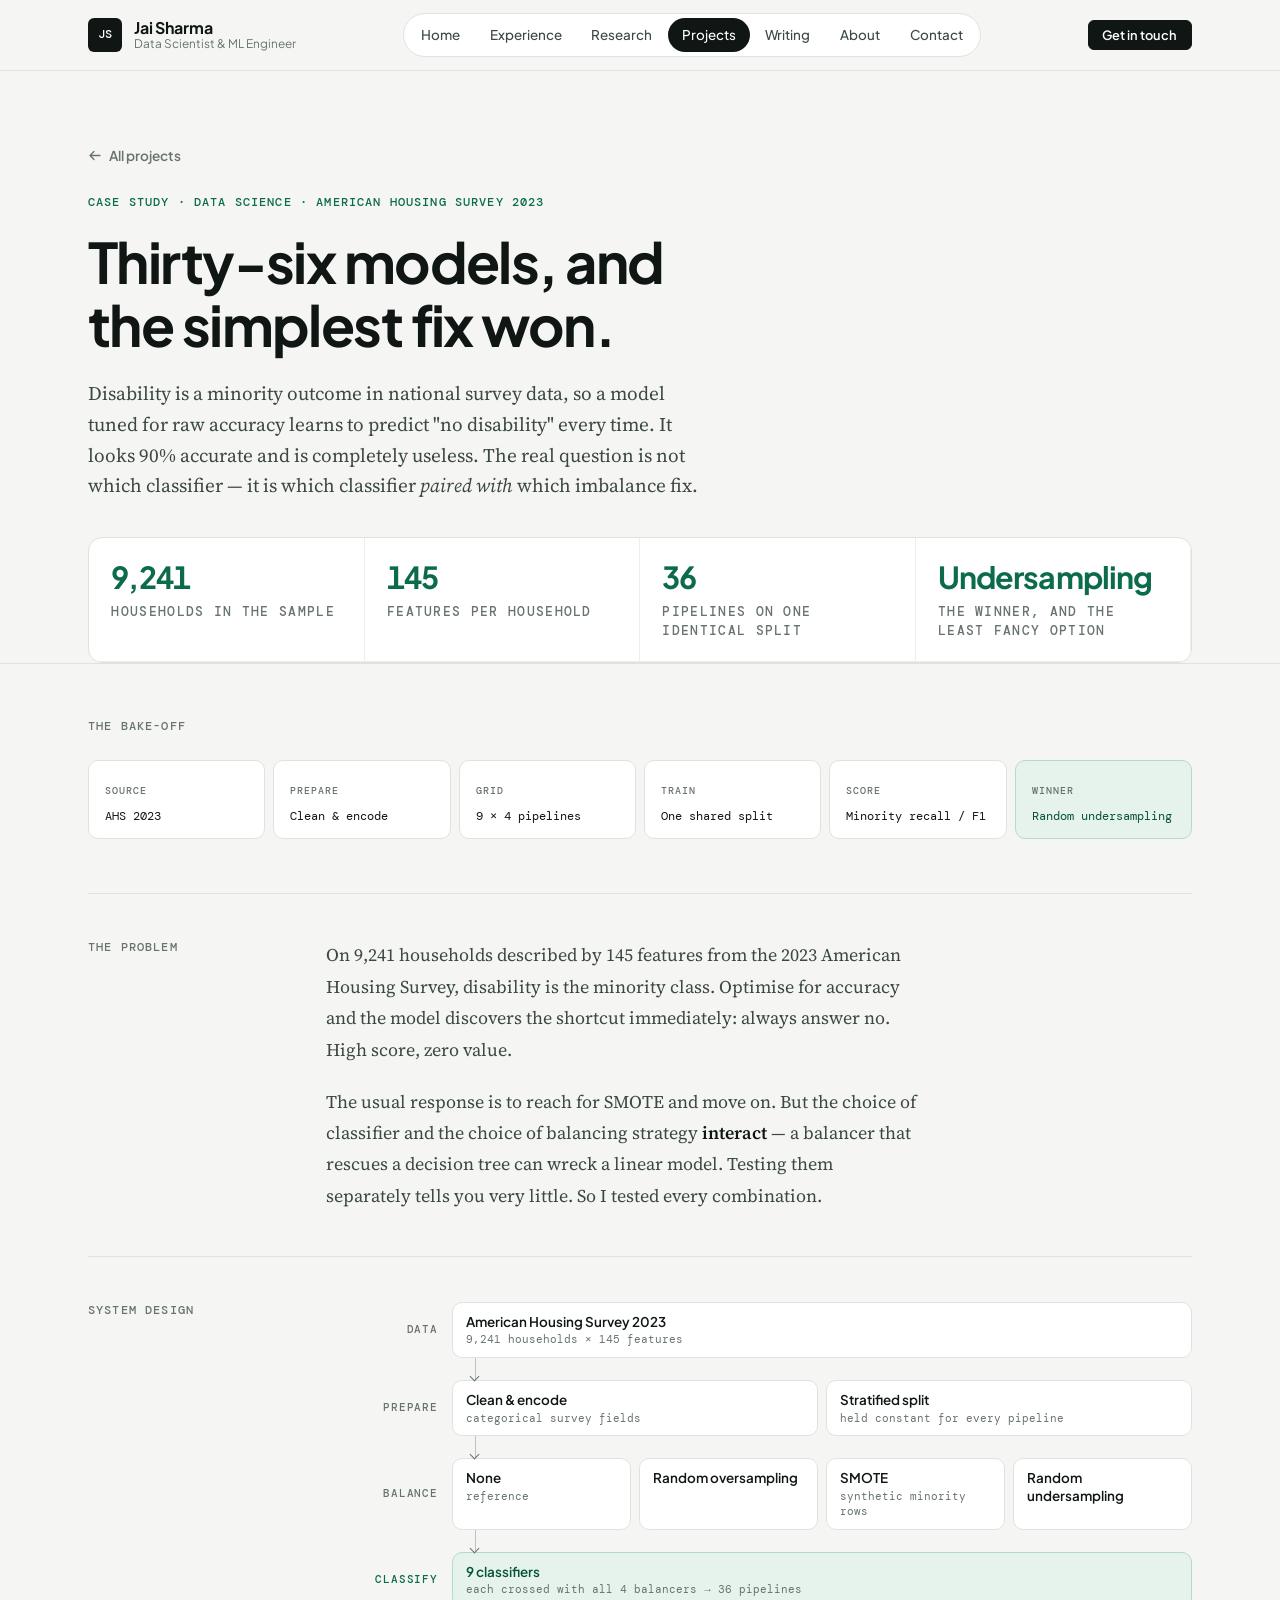
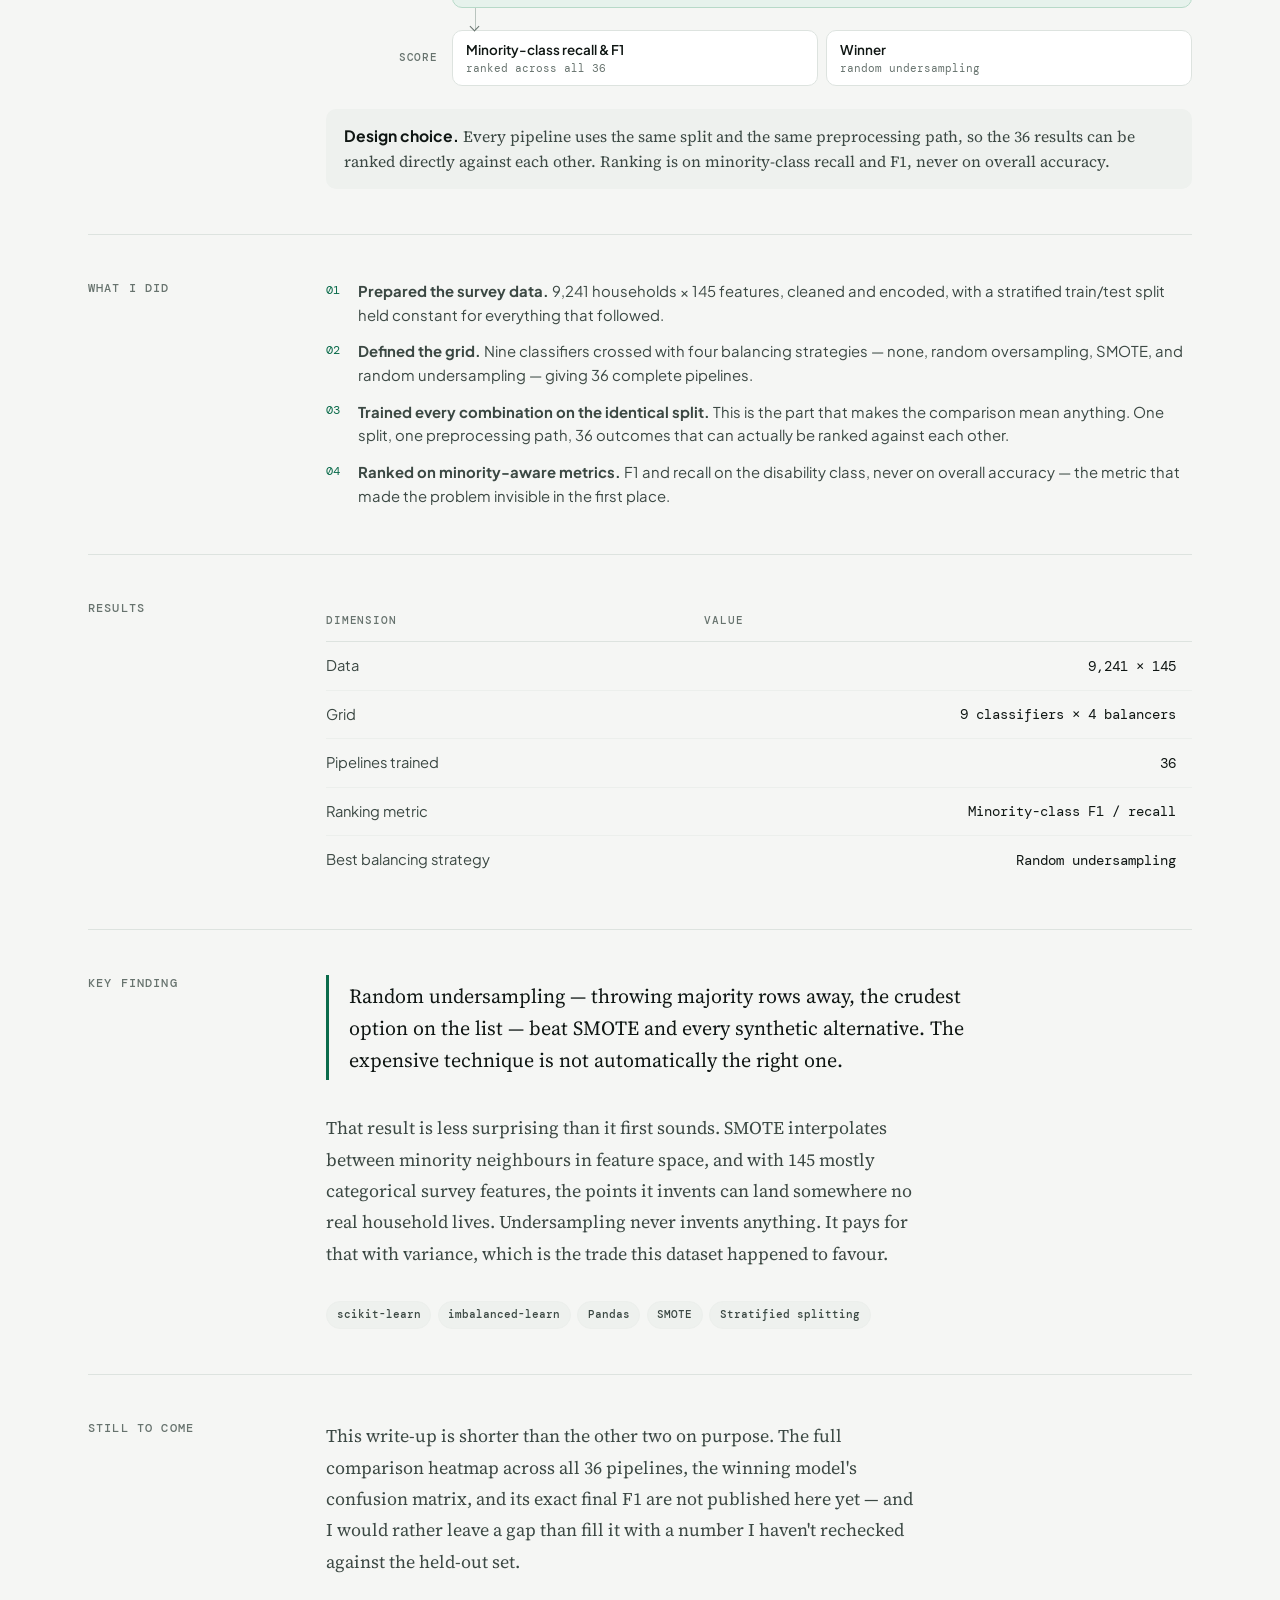
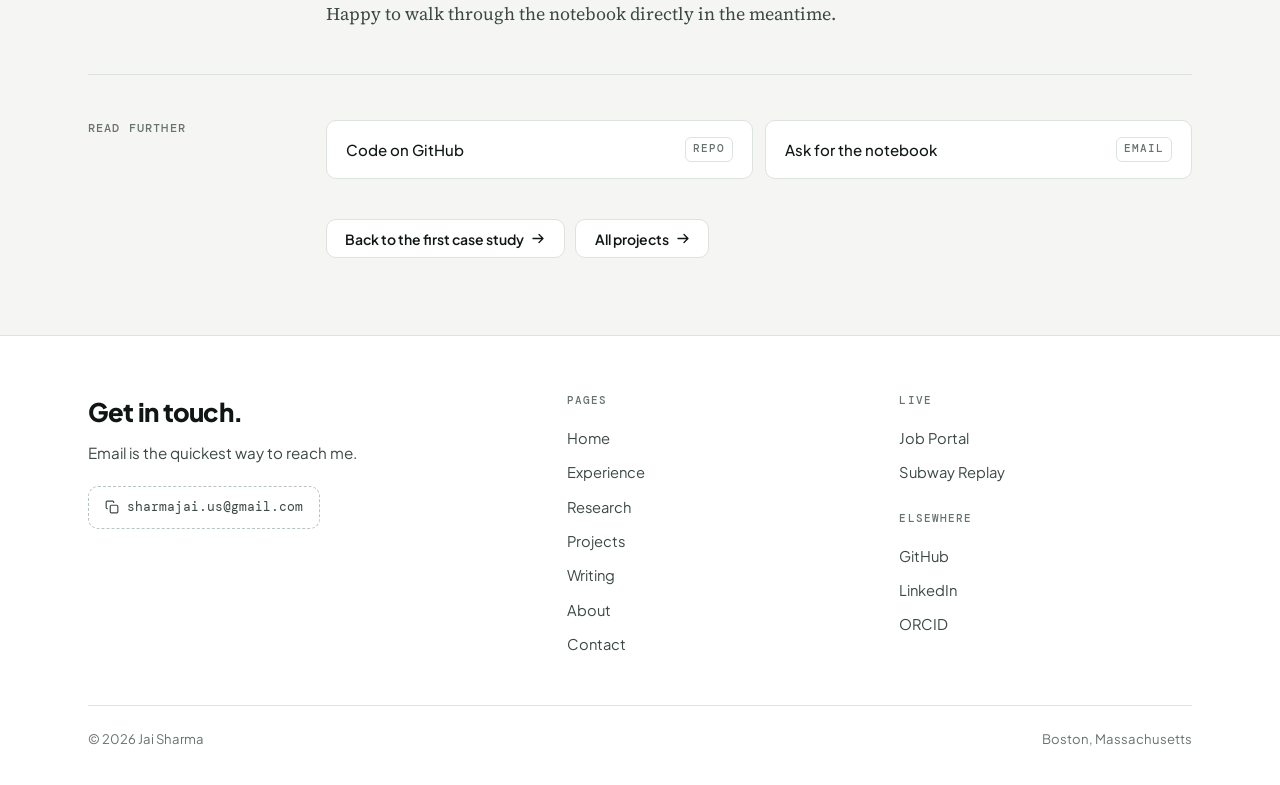
<file: case-disability.html>
<!doctype html>
<html lang="en">
<head>
<meta charset="utf-8">
<meta name="viewport" content="width=device-width, initial-scale=1">
<title>US household disability prediction — case study — Jai Sharma</title>
<meta name="description" content="Nine classifiers crossed with four class-balancing techniques on 9,241 households from the 2023 American Housing Survey — and plain random undersampling won.">
<link rel="canonical" href="https://sharmajai.com/case-disability.html">
<link rel="icon" href="assets/branding/favicon.ico" sizes="32x32">
<link rel="icon" href="assets/branding/icon-192.png" type="image/png" sizes="192x192">
<link rel="apple-touch-icon" href="assets/branding/apple-touch-icon.png">
<meta property="og:type" content="article">
<meta property="og:title" content="Thirty-six models, and the simplest fix won">
<meta property="og:description" content="A controlled bake-off of 9 classifiers × 4 balancing techniques on the 2023 American Housing Survey.">
<meta property="og:image" content="https://sharmajai.com/assets/branding/og-image.jpg">
<meta name="twitter:card" content="summary_large_image">
<link rel="preconnect" href="https://fonts.googleapis.com">
<link rel="preconnect" href="https://fonts.gstatic.com" crossorigin>
<link href="https://fonts.googleapis.com/css2?family=Plus+Jakarta+Sans:wght@400..800&amp;family=Source+Serif+4:ital,opsz,wght@0,8..60,400..600;1,8..60,400&amp;family=DM+Mono:wght@400;500&amp;display=swap" rel="stylesheet">
<link rel="stylesheet" href="css/site.css">
</head>
<body>
<a class="skip" href="#main">Skip to content</a>

<header class="nav">
  <div class="nav__in">
    <a class="brand" href="index.html">
      <span class="brand__mark" aria-hidden="true">JS</span>
      <span class="brand__name">Jai Sharma</span>
    </a>
    <button class="nav__toggle" type="button" aria-expanded="false" aria-label="Open menu" aria-controls="nav-links">
      <svg viewBox="0 0 16 16" fill="none" aria-hidden="true"><path d="M1 4h14M1 8h14M1 12h14" stroke="currentColor" stroke-width="1.3" stroke-linecap="round"/></svg>
    </button>
    <nav class="nav__links" id="nav-links" data-open="false" aria-label="Primary">
      <a class="nav__link" href="experience.html">Experience</a>
      <a class="nav__link" href="research.html">Research</a>
      <a class="nav__link" href="projects.html">Projects</a>
      <a class="nav__link" href="writing.html">Writing</a>
      <a class="nav__link" href="about.html">About</a>
      <a class="nav__link" href="contact.html">Contact</a>
    </nav>
  </div>
</header>

<main id="main">

  <section class="wrap page-head">
    <a class="back" href="projects.html" data-back> All projects</a>
    <span class="label">Case study · Data science · American Housing Survey 2023</span>
    <h1 class="display">Thirty-six models, and the simplest fix won.</h1>
    <p class="lede">Disability is a minority outcome in national survey data, so a model
      tuned for raw accuracy learns to predict "no disability" every time. It looks 90%
      accurate and is completely useless. The real question is not which classifier —
      it is which classifier <em>paired with</em> which imbalance fix.</p>
  </section>

  <div class="wrap">
    <div class="stats">
      <div class="stat"><span class="stat__v">9,241</span><span class="label stat__l">households in the sample</span></div>
      <div class="stat"><span class="stat__v">145</span><span class="label stat__l">features per household</span></div>
      <div class="stat"><span class="stat__v">36</span><span class="label stat__l">pipelines on one identical split</span></div>
      <div class="stat"><span class="stat__v">Undersampling</span><span class="label stat__l">the winner, and the least fancy option</span></div>
    </div>
  </div>

  <section class="section section--tight">
    <div class="wrap">
      <span class="label" style="display:block;margin-bottom:1.5rem">The bake-off</span>
      <div class="pipe">
        <div class="pipe__node"><span class="label">Source</span><b>AHS 2023</b></div>
        <div class="pipe__node"><span class="label">Prepare</span><b>Clean &amp; encode</b></div>
        <div class="pipe__node"><span class="label">Grid</span><b>9 × 4 pipelines</b></div>
        <div class="pipe__node"><span class="label">Train</span><b>One shared split</b></div>
        <div class="pipe__node"><span class="label">Score</span><b>Minority recall / F1</b></div>
        <div class="pipe__node"><span class="label">Winner</span><b>Random undersampling</b></div>
      </div>
    </div>
  </section>

  <div class="wrap">

    <section class="block">
      <span class="label block__label">The problem</span>
      <div class="prose">
        <p>On 9,241 households described by 145 features from the 2023 American Housing
          Survey, disability is the minority class. Optimise for accuracy and the model
          discovers the shortcut immediately: always answer no. High score, zero value.</p>
        <p>The usual response is to reach for SMOTE and move on. But the choice of
          classifier and the choice of balancing strategy <strong>interact</strong> —
          a balancer that rescues a decision tree can wreck a linear model. Testing them
          separately tells you very little. So I tested every combination.</p>
      </div>
    </section>

    <section class="block">
      <span class="label block__label">System design</span>
      <div data-render="arch" data-project="US Household Disability Prediction"></div>
    </section>

    <section class="block">
      <span class="label block__label">What I did</span>
      <div>
        <ol class="stepped">
          <li><strong>Prepared the survey data.</strong> 9,241 households × 145 features,
            cleaned and encoded, with a stratified train/test split held constant for
            everything that followed.</li>
          <li><strong>Defined the grid.</strong> Nine classifiers crossed with four
            balancing strategies — none, random oversampling, SMOTE, and random
            undersampling — giving 36 complete pipelines.</li>
          <li><strong>Trained every combination on the identical split.</strong> This is
            the part that makes the comparison mean anything. One split, one preprocessing
            path, 36 outcomes that can actually be ranked against each other.</li>
          <li><strong>Ranked on minority-aware metrics.</strong> F1 and recall on the
            disability class, never on overall accuracy — the metric that made the
            problem invisible in the first place.</li>
        </ol>
      </div>
    </section>

    <section class="block">
      <span class="label block__label">Results</span>
      <div>
        <table class="table">
          <caption class="sr">Experiment configuration and outcome</caption>
          <thead><tr><th scope="col">Dimension</th><th scope="col">Value</th></tr></thead>
          <tbody>
            <tr><td>Data</td><td>9,241 × 145</td></tr>
            <tr><td>Grid</td><td>9 classifiers × 4 balancers</td></tr>
            <tr><td>Pipelines trained</td><td>36</td></tr>
            <tr><td>Ranking metric</td><td>Minority-class F1 / recall</td></tr>
            <tr><td>Best balancing strategy</td><td>Random undersampling</td></tr>
          </tbody>
        </table>
      </div>
    </section>

    <section class="block">
      <span class="label block__label">Key finding</span>
      <div>
        <p class="finding">Random undersampling — throwing majority rows away, the crudest
          option on the list — beat SMOTE and every synthetic alternative. The expensive
          technique is not automatically the right one.</p>
        <div class="prose" style="margin-top:2rem">
          <p>That result is less surprising than it first sounds. SMOTE interpolates between
            minority neighbours in feature space, and with 145 mostly categorical survey
            features, the points it invents can land somewhere no real household lives.
            Undersampling never invents anything. It pays for that with variance, which is
            the trade this dataset happened to favour.</p>
        </div>
        <div class="chips" style="margin-top:2rem">
          <span class="chip">scikit-learn</span><span class="chip">imbalanced-learn</span>
          <span class="chip">Pandas</span><span class="chip">SMOTE</span>
          <span class="chip">Stratified splitting</span>
        </div>
      </div>
    </section>

    <section class="block">
      <span class="label block__label">Still to come</span>
      <div class="prose">
        <p>This write-up is shorter than the other two on purpose. The full comparison
          heatmap across all 36 pipelines, the winning model's confusion matrix, and its
          exact final F1 are not published here yet — and I would rather leave a gap than
          fill it with a number I haven't rechecked against the held-out set.</p>
        <p>Happy to walk through the notebook directly in the meantime.</p>
      </div>
    </section>

    <section class="block">
      <span class="label block__label">Read further</span>
      <div>
        <div class="docs">
          <a class="doc" data-site="github" href="https://github.com/jai0812" target="_blank" rel="noopener"><span>Code on GitHub</span><span class="doc__kind">REPO</span></a>
          <a class="doc" href="contact.html"><span>Ask for the notebook</span><span class="doc__kind">EMAIL</span></a>
        </div>
        <div class="hero__cta" style="margin-top:2.5rem">
          <a class="btn" href="case-hand-oa.html" data-arrow>Back to the first case study</a>
          <a class="btn" href="projects.html" data-arrow>All projects</a>
        </div>
      </div>
    </section>

  </div>

</main>

<footer class="foot">
  <div class="wrap">
    <div class="foot__in">
      <div>
        <h2 class="foot__title">Get in touch.</h2>
        <p>Email is the quickest way to reach me.</p>
        <p class="foot__mail">
          <button class="copy-email-btn" type="button" data-copy-email="sharmajai.us@gmail.com">
            <svg width="14" height="14" viewBox="0 0 24 24" fill="none" stroke="currentColor" stroke-width="2" aria-hidden="true"><rect x="9" y="9" width="13" height="13" rx="2" ry="2"></rect><path d="M5 15H4a2 2 0 0 1-2-2V4a2 2 0 0 1 2-2h9a2 2 0 0 1 2 2v1"></path></svg>
            <span>sharmajai.us@gmail.com</span>
          </button>
        </p>
      </div>
      <div class="foot__col">
        <h3>Pages</h3>
        <ul>
          <li><a href="index.html">Home</a></li>
          <li><a href="experience.html">Experience</a></li>
          <li><a href="research.html">Research</a></li>
          <li><a href="projects.html">Projects</a></li>
          <li><a href="writing.html">Writing</a></li>
          <li><a href="about.html">About</a></li>
          <li><a href="contact.html">Contact</a></li>
        </ul>
      </div>
      <div class="foot__col">
        <h3>Live</h3>
        <ul>
          <li><a href="https://jobs.sharmajai.com" target="_blank" rel="noopener">Job Portal</a></li>
          <li><a href="https://mbta.sharmajai.com" target="_blank" rel="noopener">Subway Replay</a></li>
        </ul>
        <h3 class="foot__sub">Elsewhere</h3>
        <ul>
          <li><a href="https://github.com/jai0812" target="_blank" rel="noopener">GitHub</a></li>
          <li><a href="https://linkedin.com/in/jaisharma08122002/" target="_blank" rel="noopener">LinkedIn</a></li>
          <li><a href="https://orcid.org/0009-0006-7427-8998" target="_blank" rel="noopener">ORCID</a></li>
        </ul>
      </div>
    </div>
    <div class="foot__base">
      <span>© <span data-year>2026</span> Jai Sharma</span>
      <span>Boston, Massachusetts</span>
    </div>
  </div>
</footer>

<script src="js/data.js"></script>
<script src="js/site.js"></script>
</body>
</html>
</file>
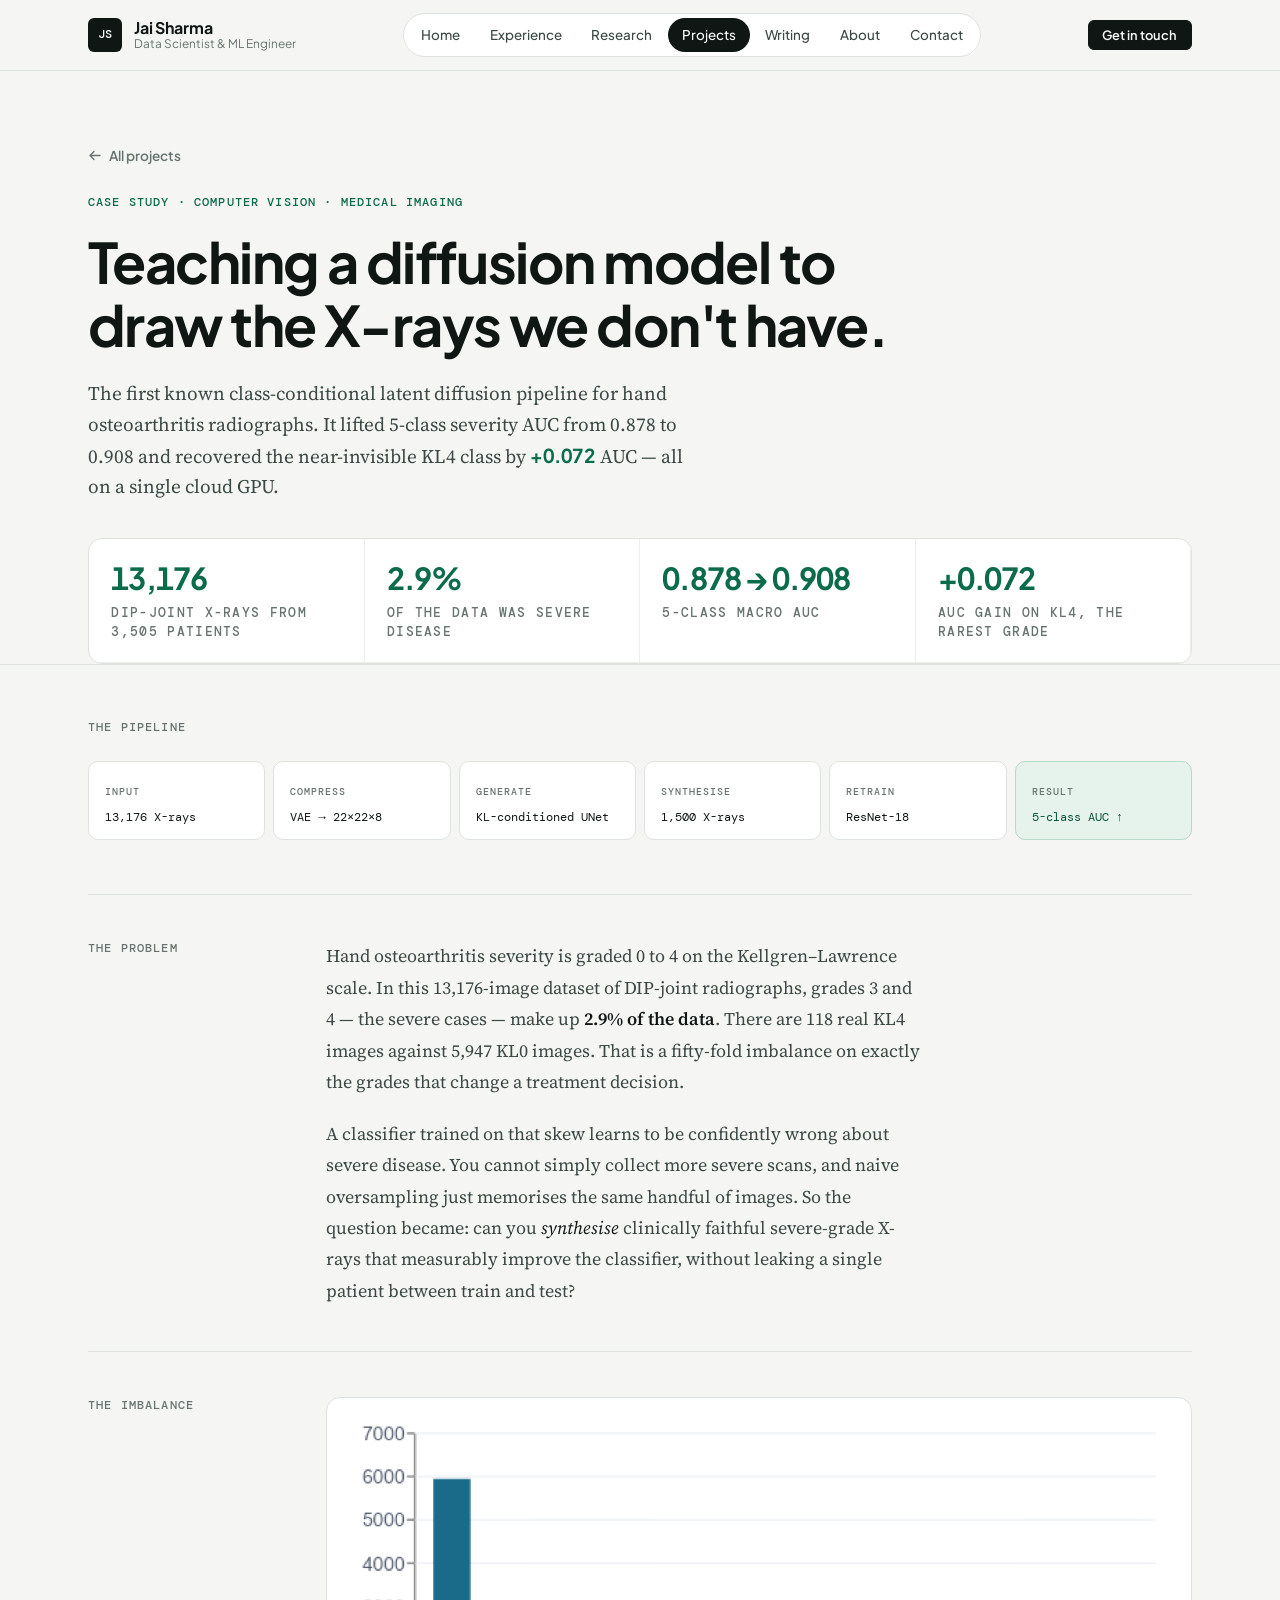
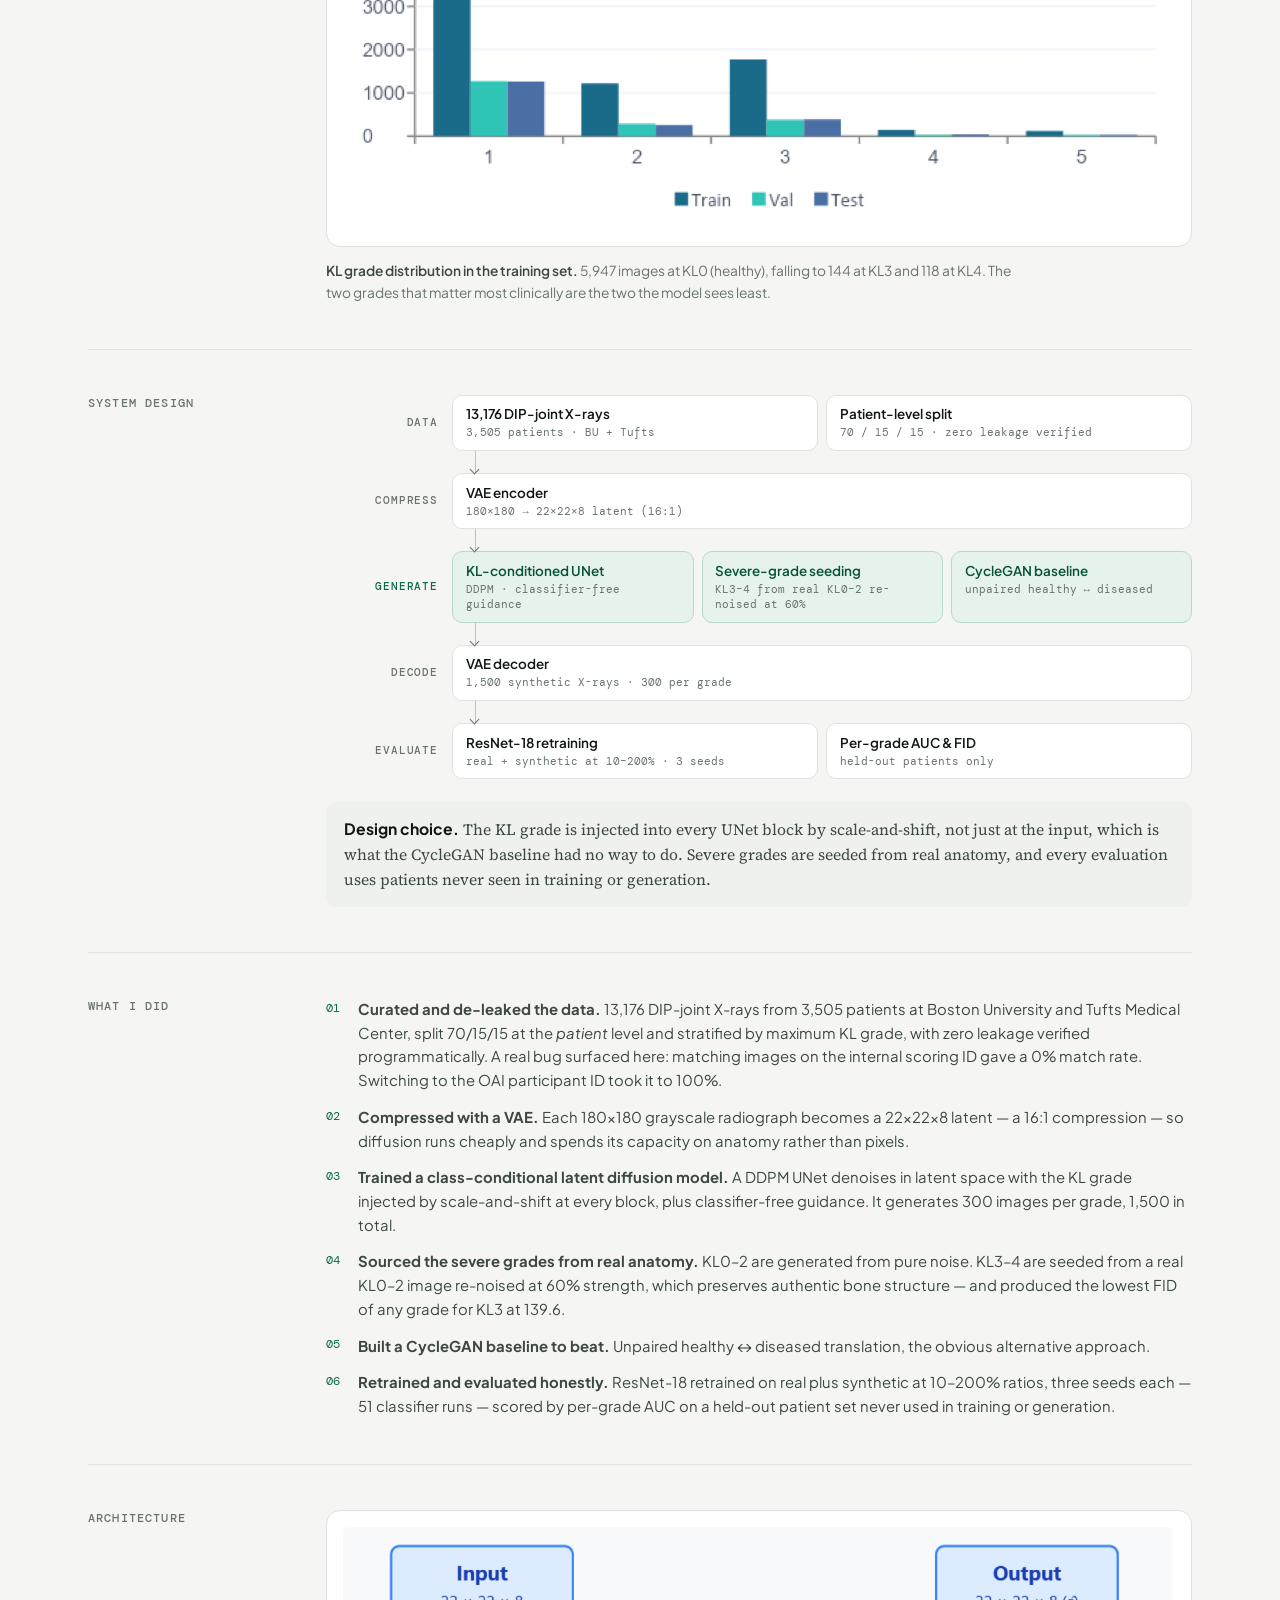
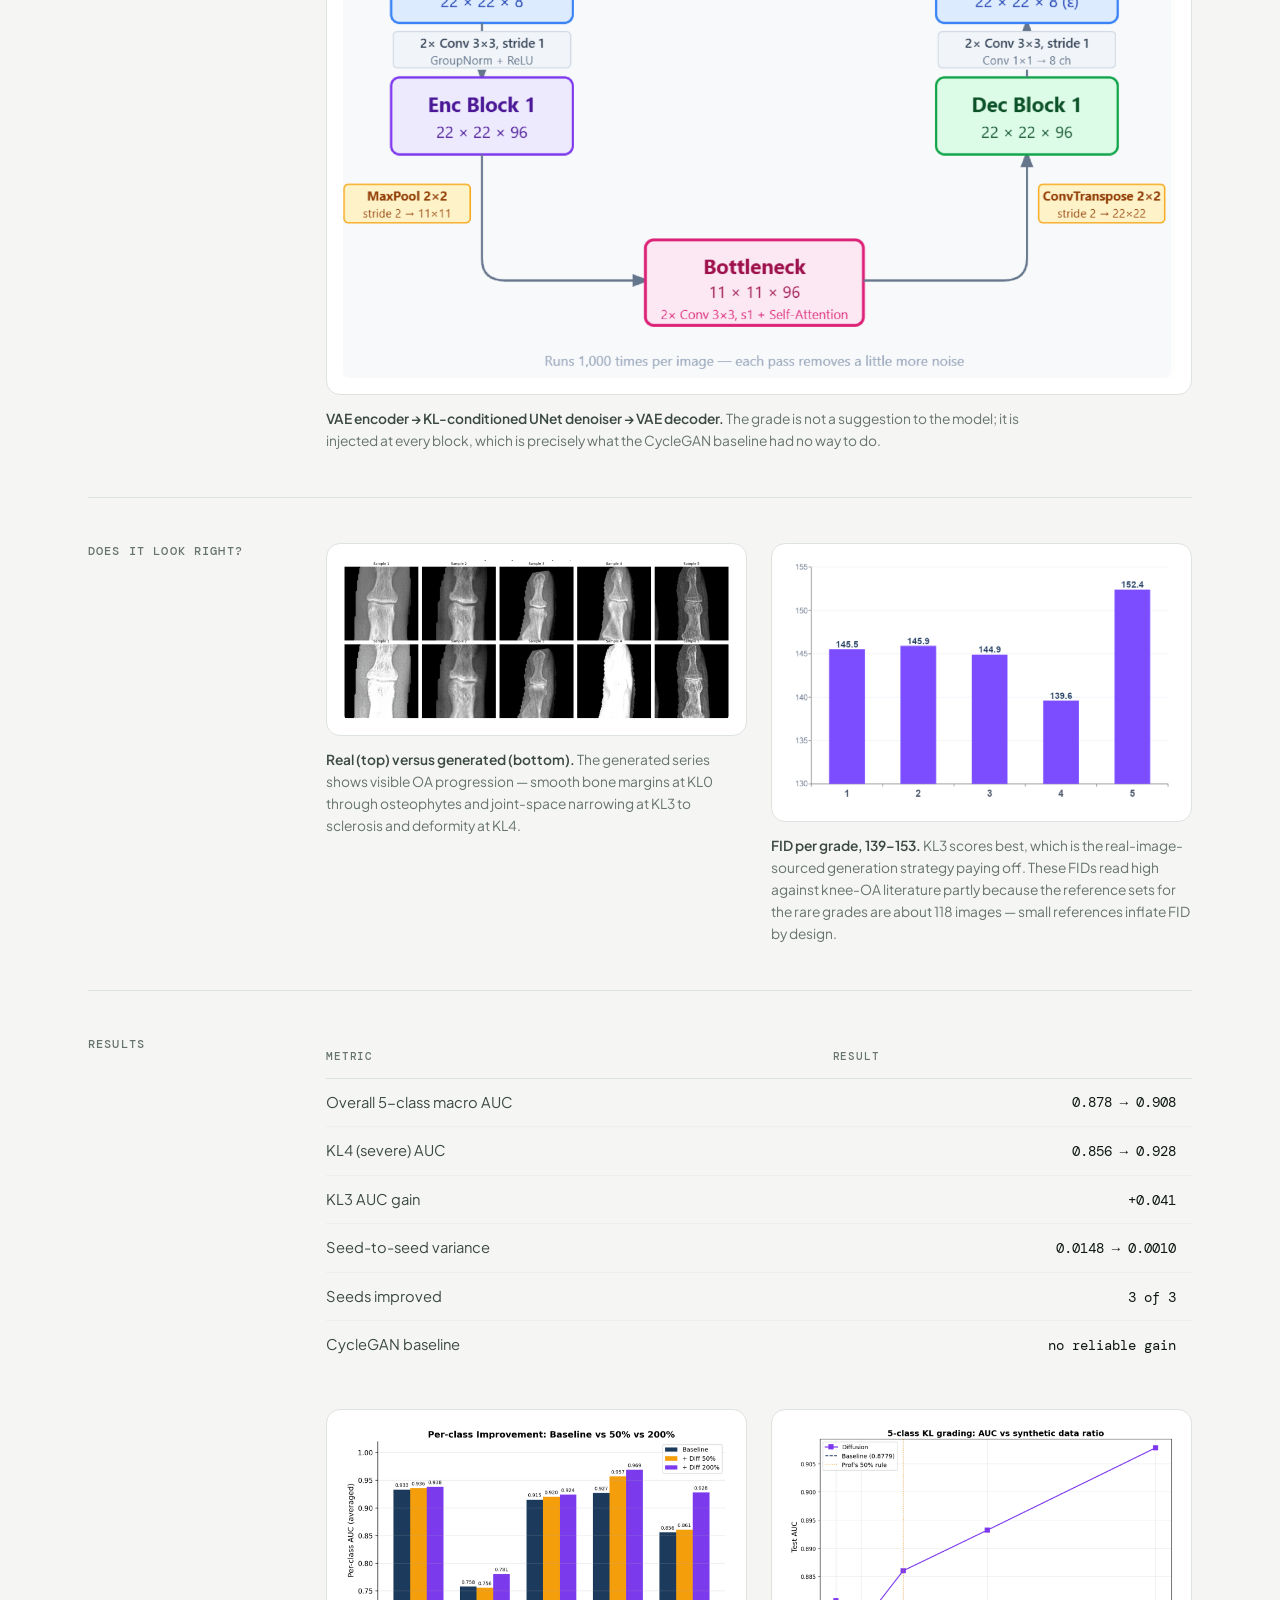
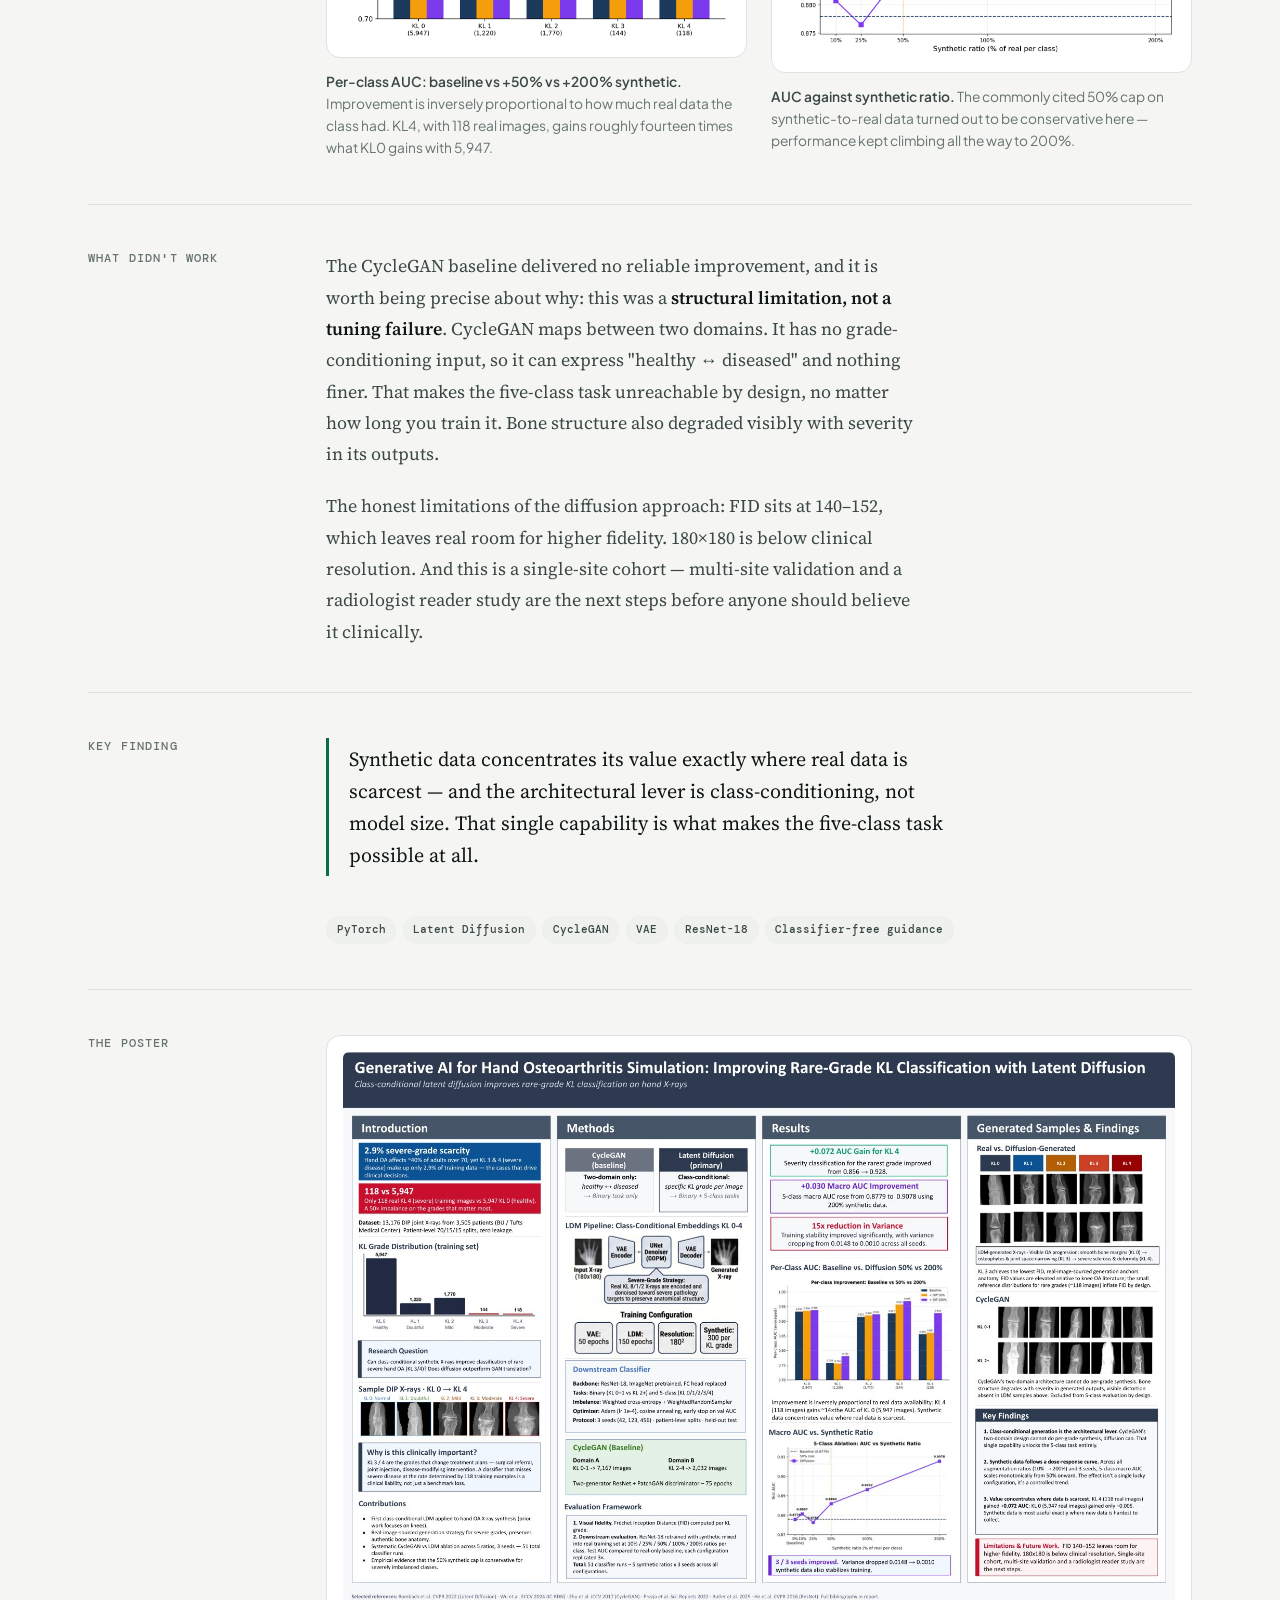
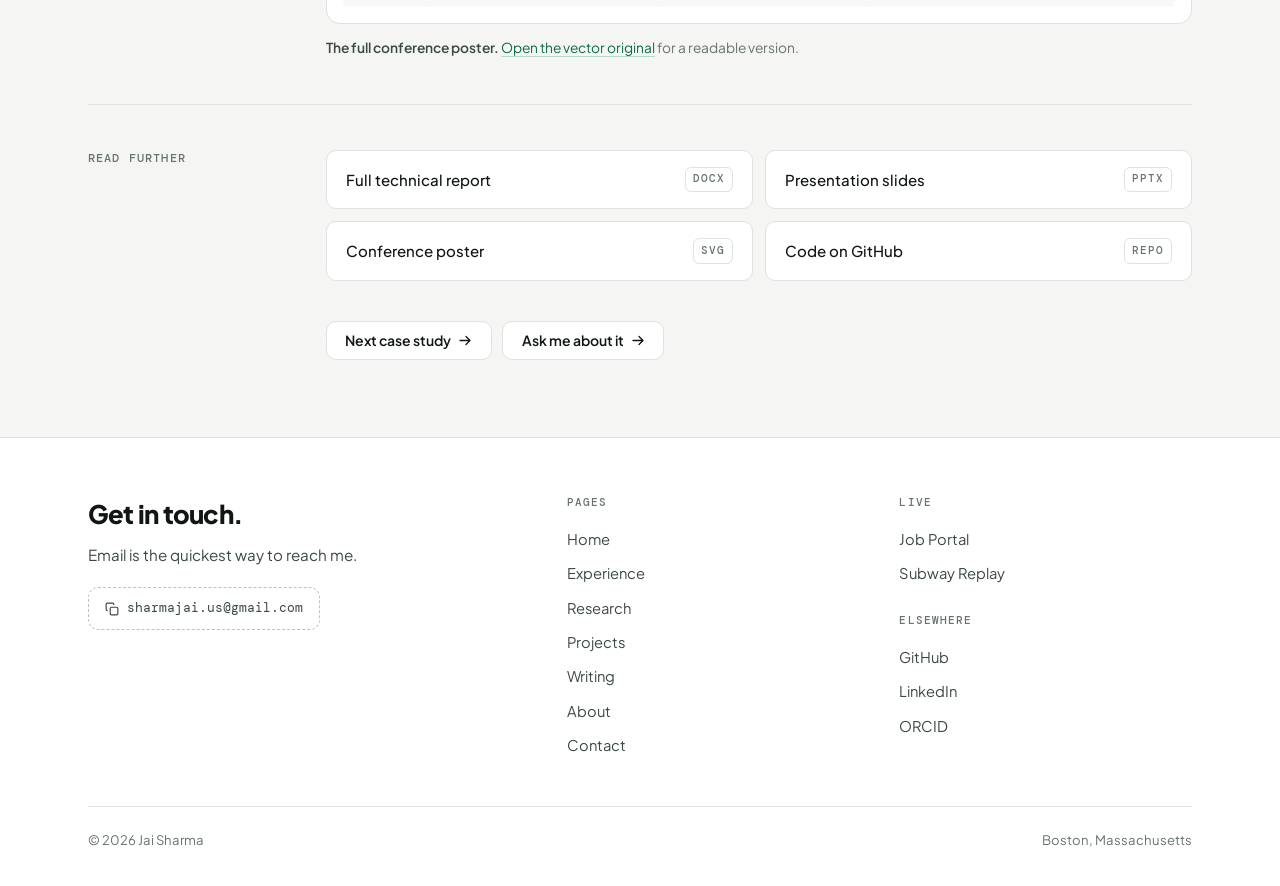
<file: case-hand-oa.html>
<!doctype html>
<html lang="en">
<head>
<meta charset="utf-8">
<meta name="viewport" content="width=device-width, initial-scale=1">
<title>Hand OA X-ray synthesis — case study — Jai Sharma</title>
<meta name="description" content="A class-conditional latent diffusion model that synthesises severe-grade hand osteoarthritis X-rays, lifting 5-class AUC from 0.878 to 0.908 and the rarest grade by +0.072.">
<link rel="canonical" href="https://sharmajai.com/case-hand-oa.html">
<link rel="icon" href="assets/branding/favicon.ico" sizes="32x32">
<link rel="icon" href="assets/branding/icon-192.png" type="image/png" sizes="192x192">
<link rel="apple-touch-icon" href="assets/branding/apple-touch-icon.png">
<meta property="og:type" content="article">
<meta property="og:title" content="Teaching a diffusion model to draw the X-rays we don't have">
<meta property="og:description" content="Class-conditional latent diffusion for hand osteoarthritis. 5-class AUC 0.878 → 0.908; +0.072 on the rarest grade.">
<meta property="og:image" content="https://sharmajai.com/assets/branding/og-image.jpg">
<meta name="twitter:card" content="summary_large_image">
<link rel="preconnect" href="https://fonts.googleapis.com">
<link rel="preconnect" href="https://fonts.gstatic.com" crossorigin>
<link href="https://fonts.googleapis.com/css2?family=Plus+Jakarta+Sans:wght@400..800&amp;family=Source+Serif+4:ital,opsz,wght@0,8..60,400..600;1,8..60,400&amp;family=DM+Mono:wght@400;500&amp;display=swap" rel="stylesheet">
<link rel="stylesheet" href="css/site.css">
</head>
<body>
<a class="skip" href="#main">Skip to content</a>

<header class="nav">
  <div class="nav__in">
    <a class="brand" href="index.html">
      <span class="brand__mark" aria-hidden="true">JS</span>
      <span class="brand__name">Jai Sharma</span>
    </a>
    <button class="nav__toggle" type="button" aria-expanded="false" aria-label="Open menu" aria-controls="nav-links">
      <svg viewBox="0 0 16 16" fill="none" aria-hidden="true"><path d="M1 4h14M1 8h14M1 12h14" stroke="currentColor" stroke-width="1.3" stroke-linecap="round"/></svg>
    </button>
    <nav class="nav__links" id="nav-links" data-open="false" aria-label="Primary">
      <a class="nav__link" href="experience.html">Experience</a>
      <a class="nav__link" href="research.html">Research</a>
      <a class="nav__link" href="projects.html">Projects</a>
      <a class="nav__link" href="writing.html">Writing</a>
      <a class="nav__link" href="about.html">About</a>
      <a class="nav__link" href="contact.html">Contact</a>
    </nav>
  </div>
</header>

<main id="main">

  <section class="wrap page-head">
    <a class="back" href="projects.html" data-back> All projects</a>
    <span class="label">Case study · Computer vision · Medical imaging</span>
    <h1 class="display">Teaching a diffusion model to draw the X-rays we don't have.</h1>
    <p class="lede">The first known class-conditional latent diffusion pipeline for hand
      osteoarthritis radiographs. It lifted 5-class severity AUC from 0.878 to 0.908 and
      recovered the near-invisible KL4 class by <span class="fig">+0.072</span> AUC —
      all on a single cloud GPU.</p>
  </section>

  <div class="wrap">
    <div class="stats">
      <div class="stat"><span class="stat__v">13,176</span><span class="label stat__l">DIP-joint X-rays from 3,505 patients</span></div>
      <div class="stat"><span class="stat__v">2.9%</span><span class="label stat__l">of the data was severe disease</span></div>
      <div class="stat"><span class="stat__v">0.878 → 0.908</span><span class="label stat__l">5-class macro AUC</span></div>
      <div class="stat"><span class="stat__v">+0.072</span><span class="label stat__l">AUC gain on KL4, the rarest grade</span></div>
    </div>
  </div>

  <section class="section section--tight">
    <div class="wrap">
      <span class="label" style="display:block;margin-bottom:1.5rem">The pipeline</span>
      <div class="pipe">
        <div class="pipe__node"><span class="label">Input</span><b>13,176 X-rays</b></div>
        <div class="pipe__node"><span class="label">Compress</span><b>VAE → 22×22×8</b></div>
        <div class="pipe__node"><span class="label">Generate</span><b>KL-conditioned UNet</b></div>
        <div class="pipe__node"><span class="label">Synthesise</span><b>1,500 X-rays</b></div>
        <div class="pipe__node"><span class="label">Retrain</span><b>ResNet-18</b></div>
        <div class="pipe__node"><span class="label">Result</span><b>5-class AUC ↑</b></div>
      </div>
    </div>
  </section>

  <div class="wrap">

    <section class="block">
      <span class="label block__label">The problem</span>
      <div class="prose">
        <p>Hand osteoarthritis severity is graded 0 to 4 on the Kellgren–Lawrence scale.
          In this 13,176-image dataset of DIP-joint radiographs, grades 3 and 4 —
          the severe cases — make up <strong>2.9% of the data</strong>. There are 118 real
          KL4 images against 5,947 KL0 images. That is a fifty-fold imbalance on exactly
          the grades that change a treatment decision.</p>
        <p>A classifier trained on that skew learns to be confidently wrong about severe
          disease. You cannot simply collect more severe scans, and naive oversampling
          just memorises the same handful of images. So the question became: can you
          <em>synthesise</em> clinically faithful severe-grade X-rays that measurably
          improve the classifier, without leaking a single patient between train and test?</p>
      </div>
    </section>

    <section class="block">
      <span class="label block__label">The imbalance</span>
      <figure class="plate">
        <div class="plate__img">
          <img src="assets/figures/computer-vision/class-imbalance.png" alt="Bar chart of Kellgren–Lawrence grade distribution in the training set, showing 5,947 KL0 images falling to 118 KL4 images" loading="lazy">
        </div>
        <figcaption><b>KL grade distribution in the training set.</b> 5,947 images at
          KL0 (healthy), falling to 144 at KL3 and 118 at KL4. The two grades that matter
          most clinically are the two the model sees least.</figcaption>
      </figure>
    </section>

    <section class="block">
      <span class="label block__label">System design</span>
      <div data-render="arch" data-project="Hand OA X-ray Synthesis"></div>
    </section>

    <section class="block">
      <span class="label block__label">What I did</span>
      <div>
        <ol class="stepped">
          <li><strong>Curated and de-leaked the data.</strong> 13,176 DIP-joint X-rays from
            3,505 patients at Boston University and Tufts Medical Center, split 70/15/15 at
            the <em>patient</em> level and stratified by maximum KL grade, with zero leakage
            verified programmatically. A real bug surfaced here: matching images on the
            internal scoring ID gave a 0% match rate. Switching to the OAI participant ID
            took it to 100%.</li>
          <li><strong>Compressed with a VAE.</strong> Each 180×180 grayscale radiograph
            becomes a 22×22×8 latent — a 16:1 compression — so diffusion runs cheaply and
            spends its capacity on anatomy rather than pixels.</li>
          <li><strong>Trained a class-conditional latent diffusion model.</strong> A DDPM
            UNet denoises in latent space with the KL grade injected by scale-and-shift at
            every block, plus classifier-free guidance. It generates 300 images per grade,
            1,500 in total.</li>
          <li><strong>Sourced the severe grades from real anatomy.</strong> KL0–2 are
            generated from pure noise. KL3–4 are seeded from a real KL0–2 image re-noised
            at 60% strength, which preserves authentic bone structure — and produced the
            lowest FID of any grade for KL3 at 139.6.</li>
          <li><strong>Built a CycleGAN baseline to beat.</strong> Unpaired healthy ↔ diseased
            translation, the obvious alternative approach.</li>
          <li><strong>Retrained and evaluated honestly.</strong> ResNet-18 retrained on real
            plus synthetic at 10–200% ratios, three seeds each — 51 classifier runs — scored
            by per-grade AUC on a held-out patient set never used in training or generation.</li>
        </ol>
      </div>
    </section>

    <section class="block">
      <span class="label block__label">Architecture</span>
      <figure class="plate">
        <div class="plate__img">
          <img src="assets/figures/computer-vision/ldm-architecture.png" alt="Diagram of the pipeline: VAE encoder compresses the X-ray to a latent, a KL-conditioned UNet denoises it, and the VAE decoder reconstructs a generated X-ray" loading="lazy">
        </div>
        <figcaption><b>VAE encoder → KL-conditioned UNet denoiser → VAE decoder.</b>
          The grade is not a suggestion to the model; it is injected at every block,
          which is precisely what the CycleGAN baseline had no way to do.</figcaption>
      </figure>
    </section>

    <section class="block">
      <span class="label block__label">Does it look right?</span>
      <div class="plate-grid plate-grid--2">
        <figure class="plate">
          <div class="plate__img">
            <img src="assets/figures/computer-vision/samples-real-vs-synthetic.png" alt="Top row of real hand X-rays compared with a bottom row of diffusion-generated X-rays" loading="lazy">
          </div>
          <figcaption><b>Real (top) versus generated (bottom).</b> The generated
            series shows visible OA progression — smooth bone margins at KL0 through
            osteophytes and joint-space narrowing at KL3 to sclerosis and deformity at KL4.</figcaption>
        </figure>
        <figure class="plate">
          <div class="plate__img">
            <img src="assets/figures/computer-vision/fid-per-grade.png" alt="FID score per KL grade, ranging from about 139 to 153, lowest at KL3" loading="lazy">
          </div>
          <figcaption><b>FID per grade, 139–153.</b> KL3 scores best, which is the
            real-image-sourced generation strategy paying off. These FIDs read high against
            knee-OA literature partly because the reference sets for the rare grades are
            about 118 images — small references inflate FID by design.</figcaption>
        </figure>
      </div>
    </section>

    <section class="block">
      <span class="label block__label">Results</span>
      <div>
        <table class="table">
          <caption class="sr">Classification results before and after diffusion augmentation</caption>
          <thead><tr><th scope="col">Metric</th><th scope="col">Result</th></tr></thead>
          <tbody>
            <tr><td>Overall 5-class macro AUC</td><td>0.878 → 0.908</td></tr>
            <tr><td>KL4 (severe) AUC</td><td>0.856 → 0.928</td></tr>
            <tr><td>KL3 AUC gain</td><td>+0.041</td></tr>
            <tr><td>Seed-to-seed variance</td><td>0.0148 → 0.0010</td></tr>
            <tr><td>Seeds improved</td><td>3 of 3</td></tr>
            <tr><td>CycleGAN baseline</td><td>no reliable gain</td></tr>
          </tbody>
        </table>

        <div class="plate-grid plate-grid--2" style="margin-top:2.5rem">
          <figure class="plate">
            <div class="plate__img">
              <img src="assets/figures/computer-vision/results-per-class-auc.png" alt="Per-class AUC at baseline versus 50% and 200% synthetic augmentation, with the largest gains at KL3 and KL4" loading="lazy">
            </div>
            <figcaption><b>Per-class AUC: baseline vs +50% vs +200% synthetic.</b>
              Improvement is inversely proportional to how much real data the class had.
              KL4, with 118 real images, gains roughly fourteen times what KL0 gains
              with 5,947.</figcaption>
          </figure>
          <figure class="plate">
            <div class="plate__img">
              <img src="assets/figures/computer-vision/results-auc-vs-ratio.png" alt="Line chart showing macro AUC rising steadily from the baseline through 200% synthetic ratio" loading="lazy">
            </div>
            <figcaption><b>AUC against synthetic ratio.</b> The commonly cited 50% cap on
              synthetic-to-real data turned out to be conservative here — performance kept
              climbing all the way to 200%.</figcaption>
          </figure>
        </div>
      </div>
    </section>

    <section class="block">
      <span class="label block__label">What didn't work</span>
      <div class="prose">
        <p>The CycleGAN baseline delivered no reliable improvement, and it is worth being
          precise about why: this was a <strong>structural limitation, not a tuning
          failure</strong>. CycleGAN maps between two domains. It has no grade-conditioning
          input, so it can express "healthy ↔ diseased" and nothing finer. That makes the
          five-class task unreachable by design, no matter how long you train it. Bone
          structure also degraded visibly with severity in its outputs.</p>
        <p>The honest limitations of the diffusion approach: FID sits at 140–152, which
          leaves real room for higher fidelity. 180×180 is below clinical resolution.
          And this is a single-site cohort — multi-site validation and a radiologist
          reader study are the next steps before anyone should believe it clinically.</p>
      </div>
    </section>

    <section class="block">
      <span class="label block__label">Key finding</span>
      <div>
        <p class="finding">Synthetic data concentrates its value exactly where real data
          is scarcest — and the architectural lever is class-conditioning, not model size.
          That single capability is what makes the five-class task possible at all.</p>
        <div class="chips" style="margin-top:2.5rem">
          <span class="chip">PyTorch</span><span class="chip">Latent Diffusion</span>
          <span class="chip">CycleGAN</span><span class="chip">VAE</span>
          <span class="chip">ResNet-18</span><span class="chip">Classifier-free guidance</span>
        </div>
      </div>
    </section>

    <section class="block">
      <span class="label block__label">The poster</span>
      <figure class="plate">
        <div class="plate__img">
          <img src="assets/figures/computer-vision/poster-web.jpg" alt="Conference poster summarising the project: introduction, methods, results and generated samples" loading="lazy">
        </div>
        <figcaption><b>The full conference poster.</b>
          <a class="link" href="assets/documents/HandOA_Poster.svg" target="_blank" rel="noopener">Open the vector original</a>
          for a readable version.</figcaption>
      </figure>
    </section>

    <section class="block">
      <span class="label block__label">Read further</span>
      <div>
        <div class="docs">
          <a class="doc" href="assets/documents/HandOA_LDM_Report.docx"><span>Full technical report</span><span class="doc__kind">DOCX</span></a>
          <a class="doc" href="assets/documents/HandOA_LDM_Slides.pptx"><span>Presentation slides</span><span class="doc__kind">PPTX</span></a>
          <a class="doc" href="assets/documents/HandOA_Poster.svg" target="_blank" rel="noopener"><span>Conference poster</span><span class="doc__kind">SVG</span></a>
          <a class="doc" data-site="github" href="https://github.com/jai0812" target="_blank" rel="noopener"><span>Code on GitHub</span><span class="doc__kind">REPO</span></a>
        </div>
        <div class="hero__cta" style="margin-top:2.5rem">
          <a class="btn" href="case-lane-advantage.html" data-arrow>Next case study</a>
          <a class="btn" href="contact.html" data-arrow>Ask me about it</a>
        </div>
      </div>
    </section>

  </div>

</main>

<footer class="foot">
  <div class="wrap">
    <div class="foot__in">
      <div>
        <h2 class="foot__title">Get in touch.</h2>
        <p>Email is the quickest way to reach me.</p>
        <p class="foot__mail">
          <button class="copy-email-btn" type="button" data-copy-email="sharmajai.us@gmail.com">
            <svg width="14" height="14" viewBox="0 0 24 24" fill="none" stroke="currentColor" stroke-width="2" aria-hidden="true"><rect x="9" y="9" width="13" height="13" rx="2" ry="2"></rect><path d="M5 15H4a2 2 0 0 1-2-2V4a2 2 0 0 1 2-2h9a2 2 0 0 1 2 2v1"></path></svg>
            <span>sharmajai.us@gmail.com</span>
          </button>
        </p>
      </div>
      <div class="foot__col">
        <h3>Pages</h3>
        <ul>
          <li><a href="index.html">Home</a></li>
          <li><a href="experience.html">Experience</a></li>
          <li><a href="research.html">Research</a></li>
          <li><a href="projects.html">Projects</a></li>
          <li><a href="writing.html">Writing</a></li>
          <li><a href="about.html">About</a></li>
          <li><a href="contact.html">Contact</a></li>
        </ul>
      </div>
      <div class="foot__col">
        <h3>Live</h3>
        <ul>
          <li><a href="https://jobs.sharmajai.com" target="_blank" rel="noopener">Job Portal</a></li>
          <li><a href="https://mbta.sharmajai.com" target="_blank" rel="noopener">Subway Replay</a></li>
        </ul>
        <h3 class="foot__sub">Elsewhere</h3>
        <ul>
          <li><a href="https://github.com/jai0812" target="_blank" rel="noopener">GitHub</a></li>
          <li><a href="https://linkedin.com/in/jaisharma08122002/" target="_blank" rel="noopener">LinkedIn</a></li>
          <li><a href="https://orcid.org/0009-0006-7427-8998" target="_blank" rel="noopener">ORCID</a></li>
        </ul>
      </div>
    </div>
    <div class="foot__base">
      <span>© <span data-year>2026</span> Jai Sharma</span>
      <span>Boston, Massachusetts</span>
    </div>
  </div>
</footer>

<script src="js/data.js"></script>
<script src="js/site.js"></script>
</body>
</html>
</file>
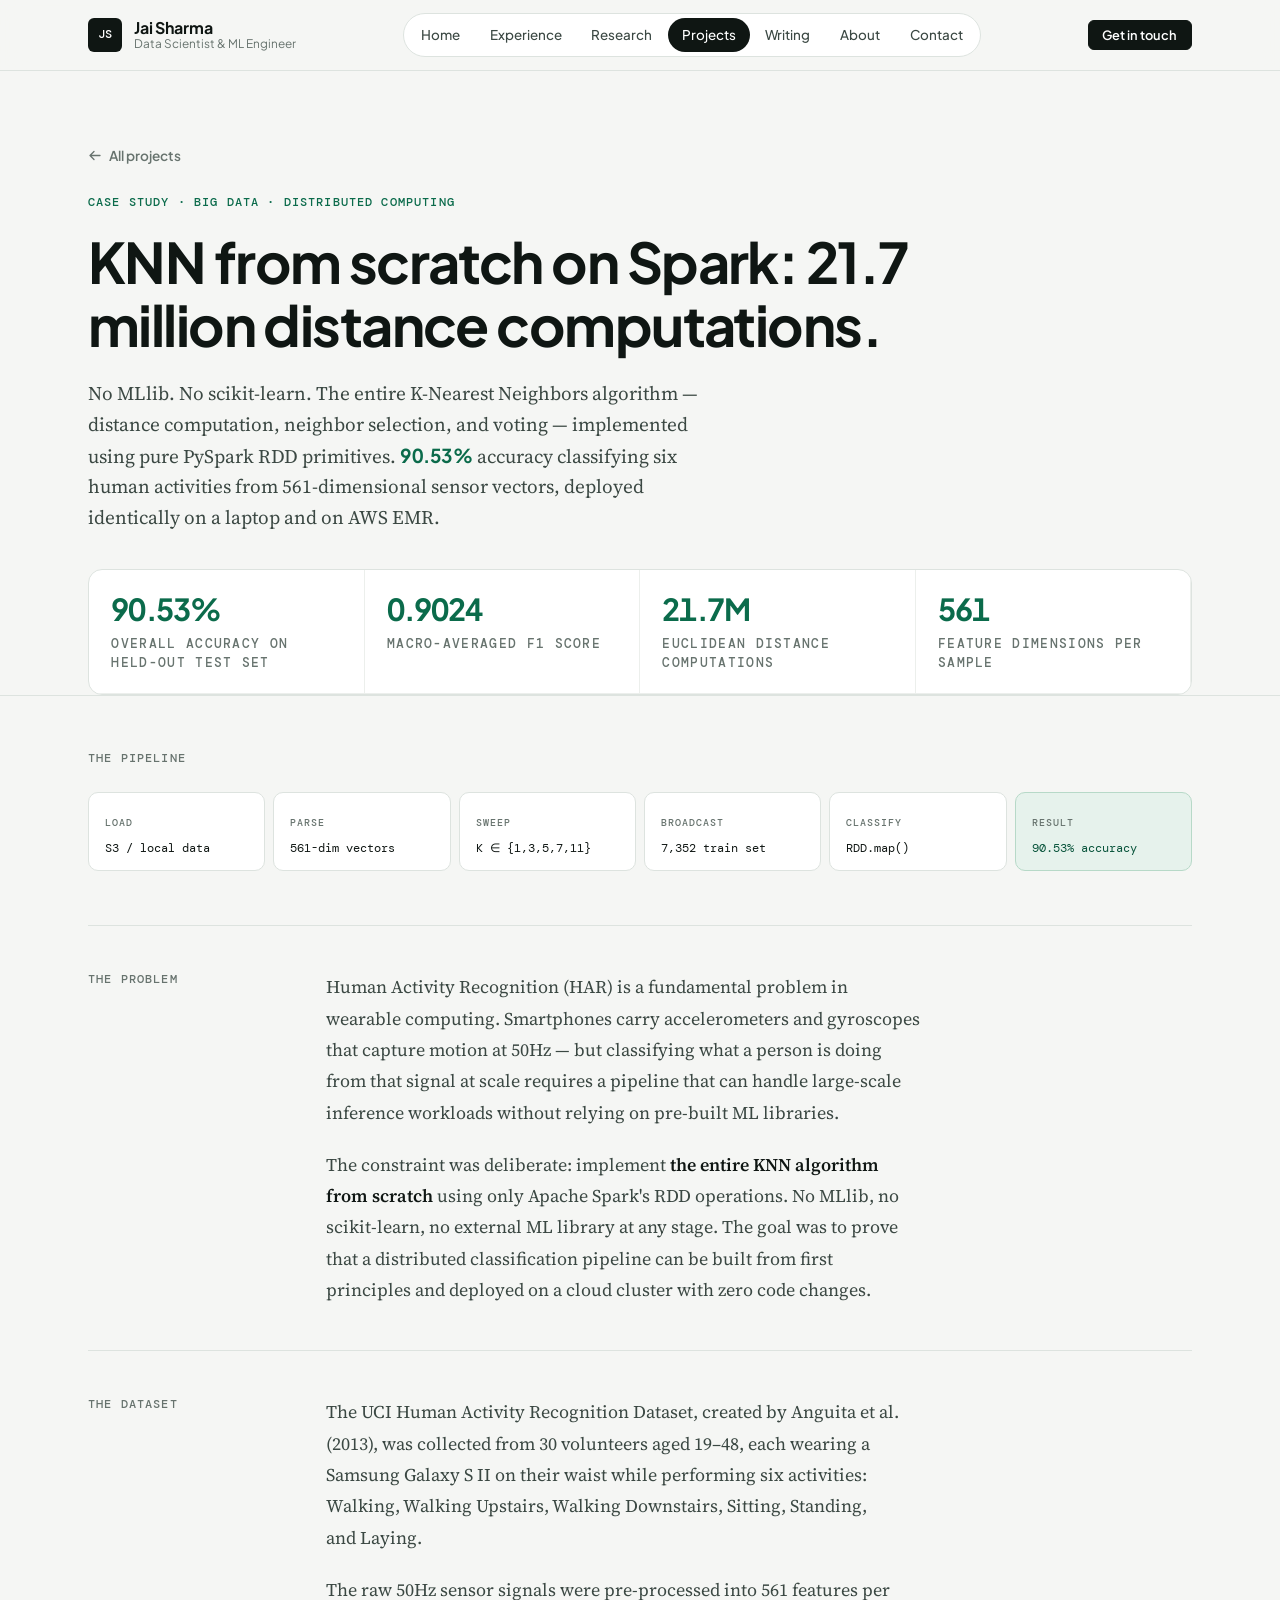
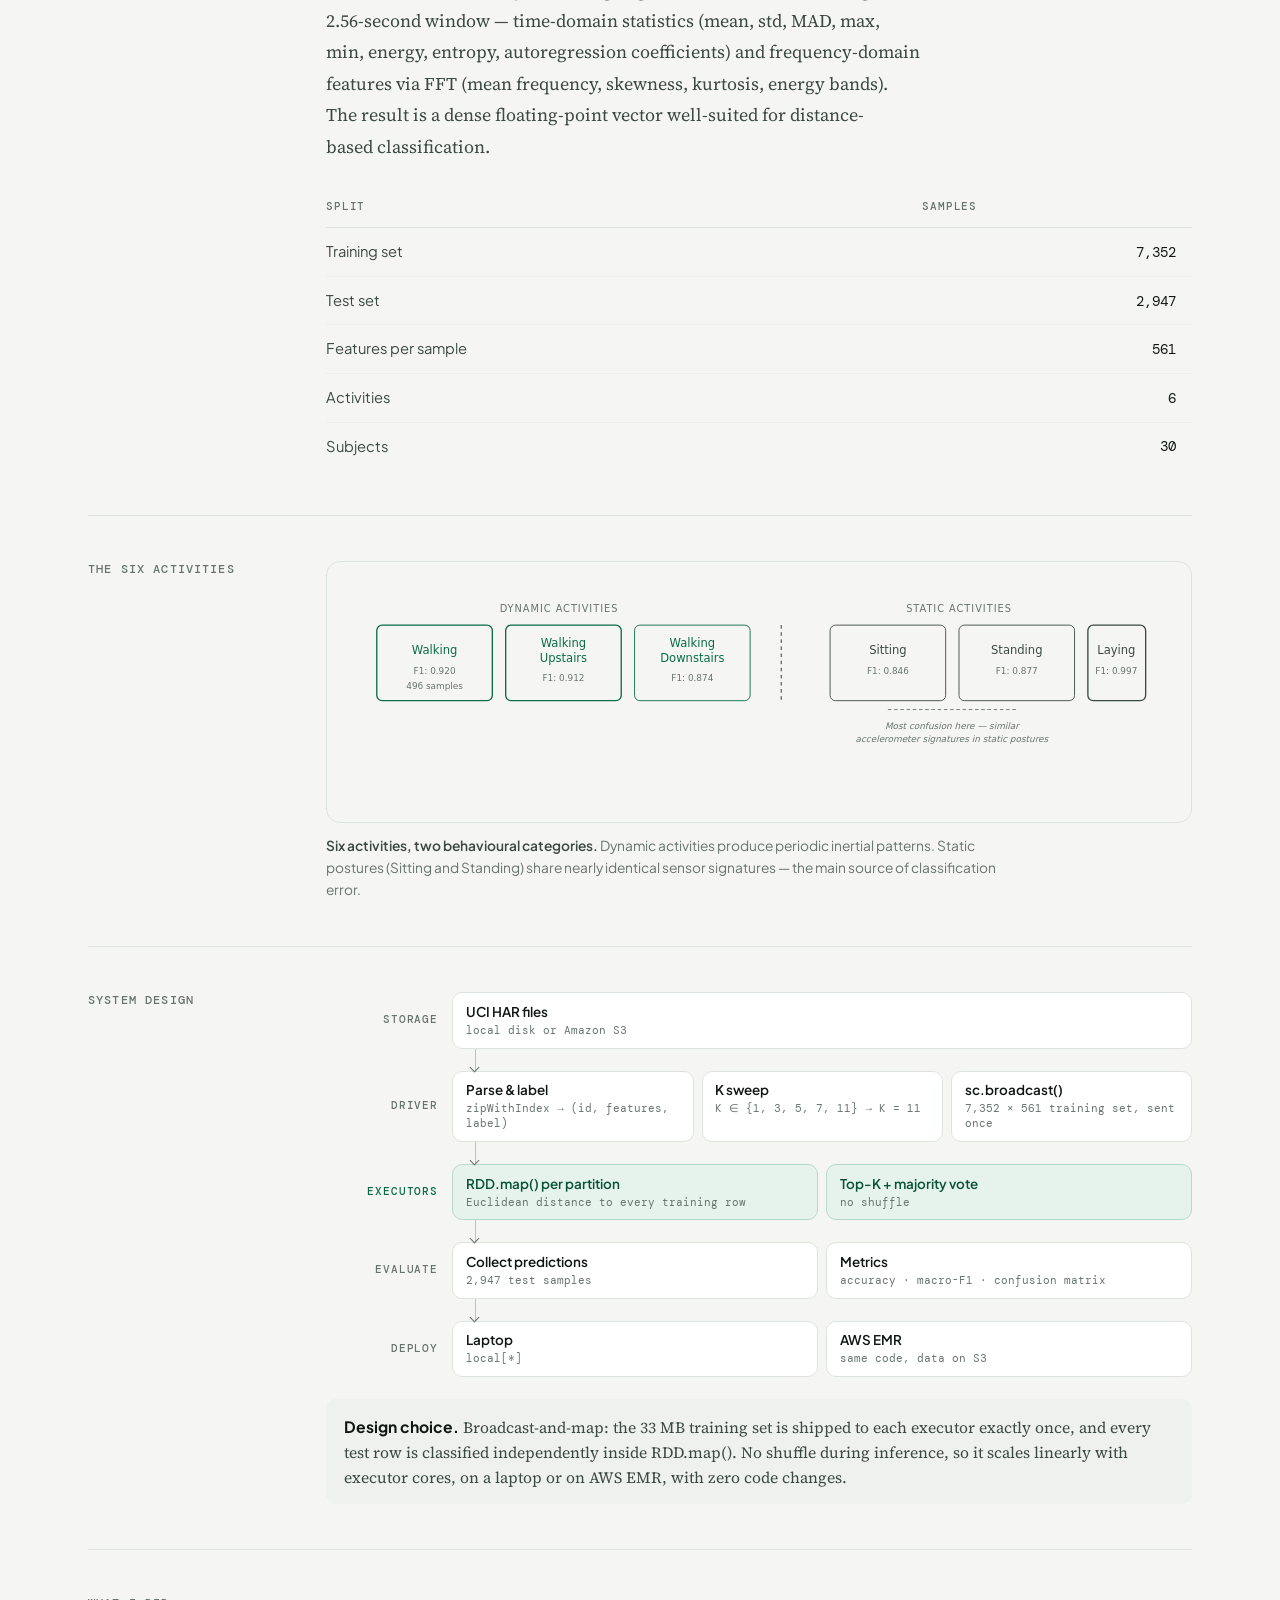
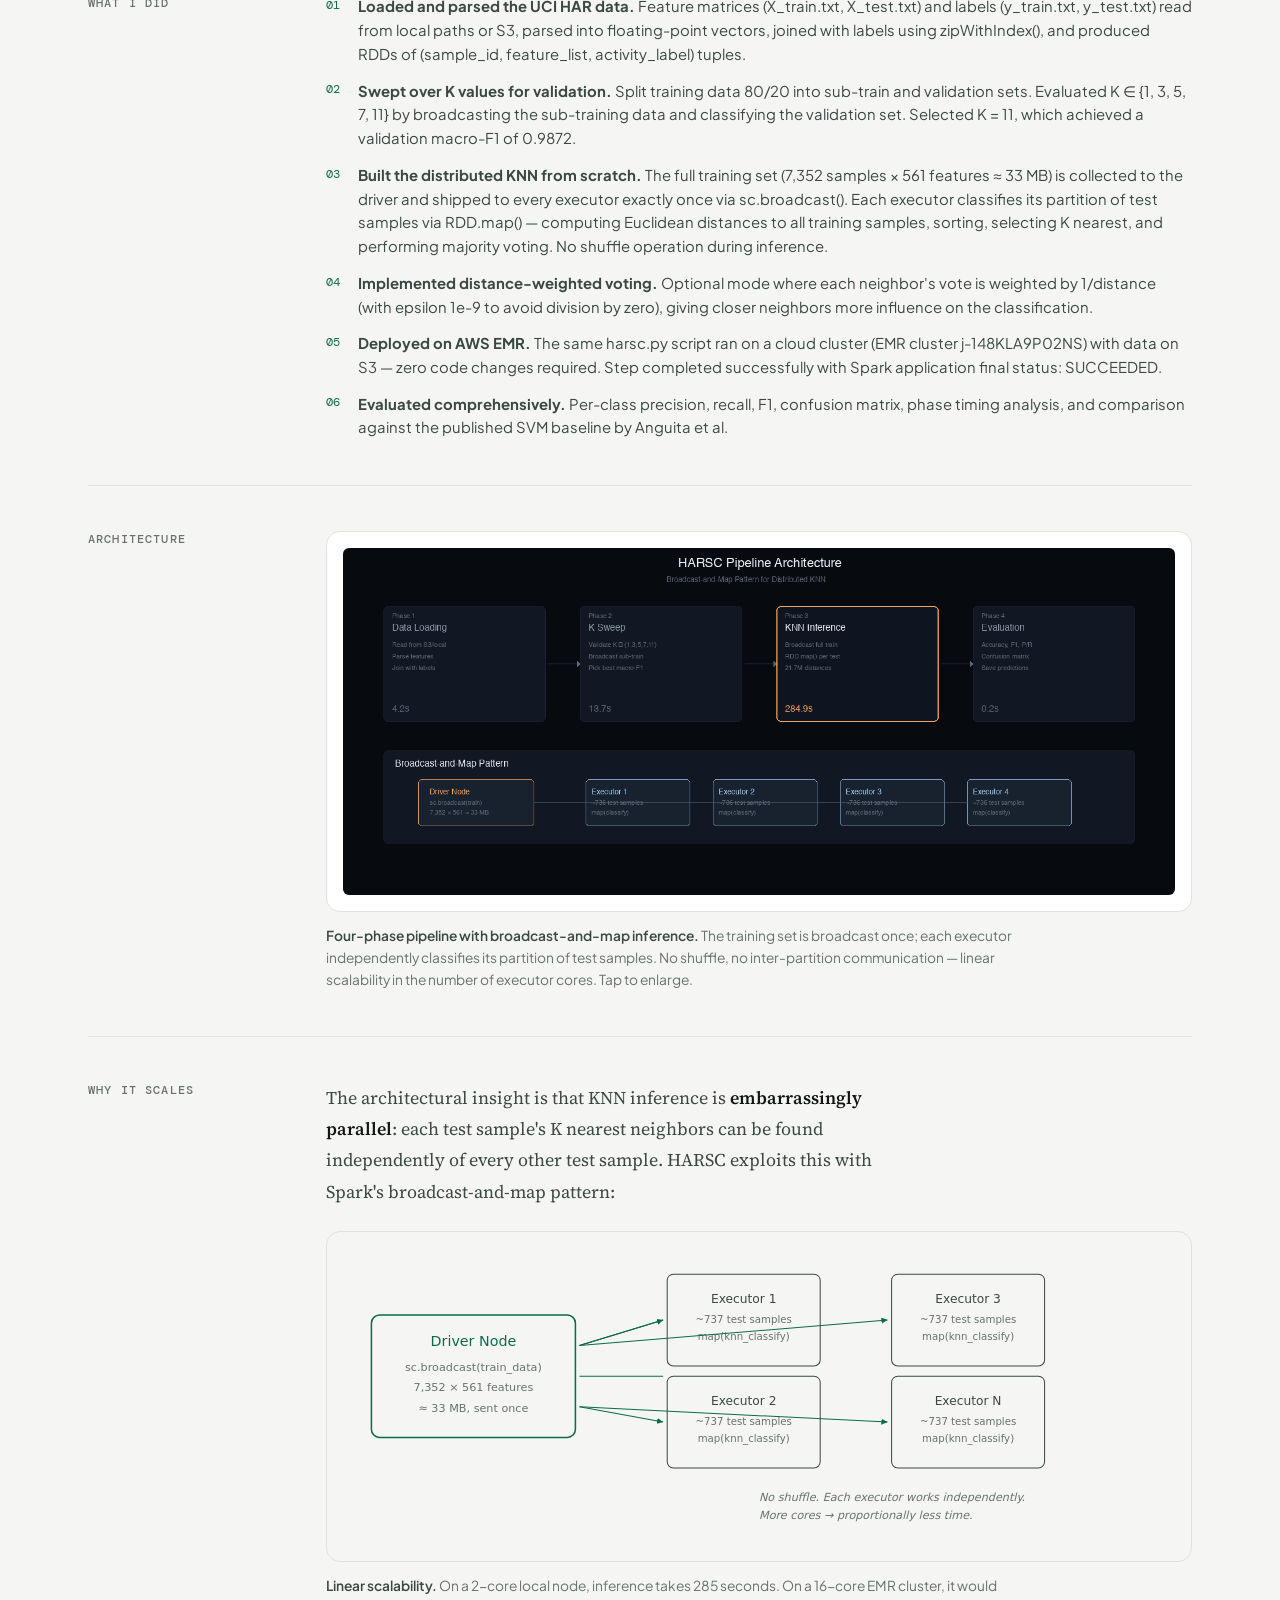
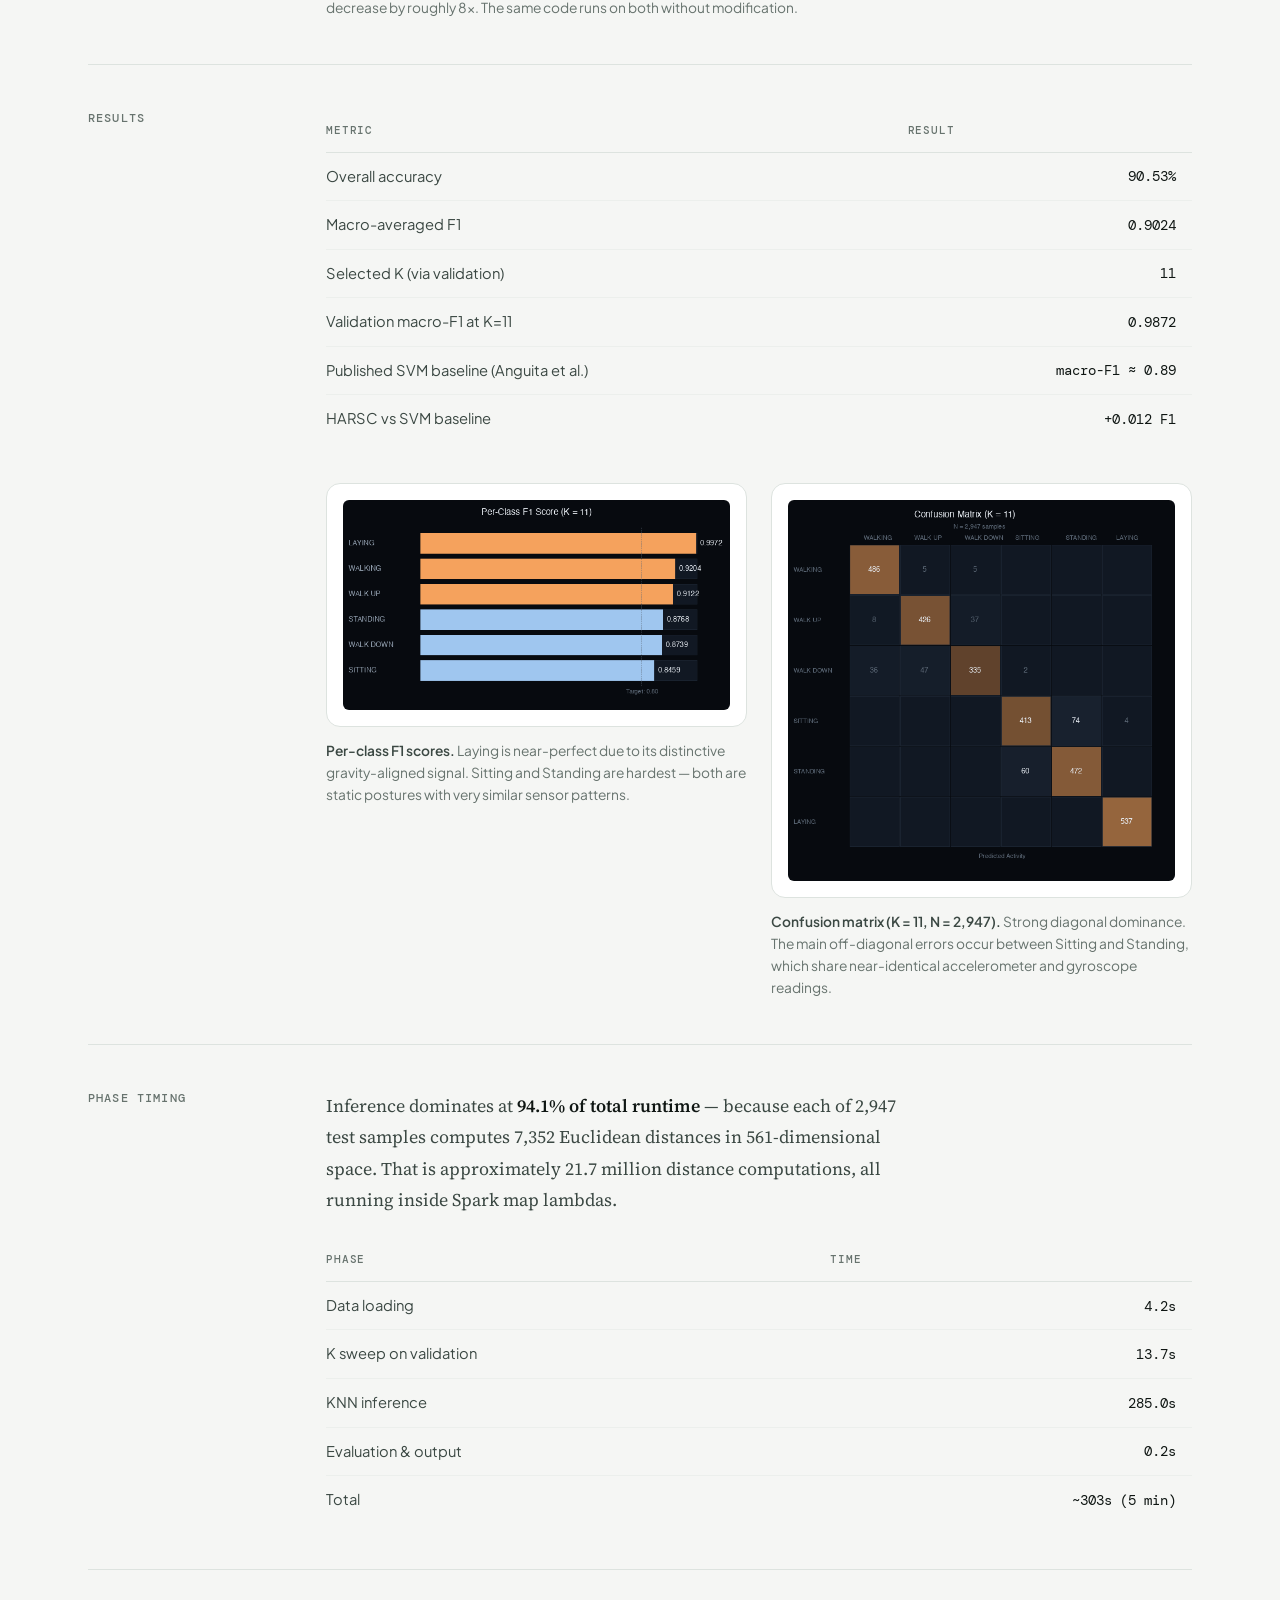
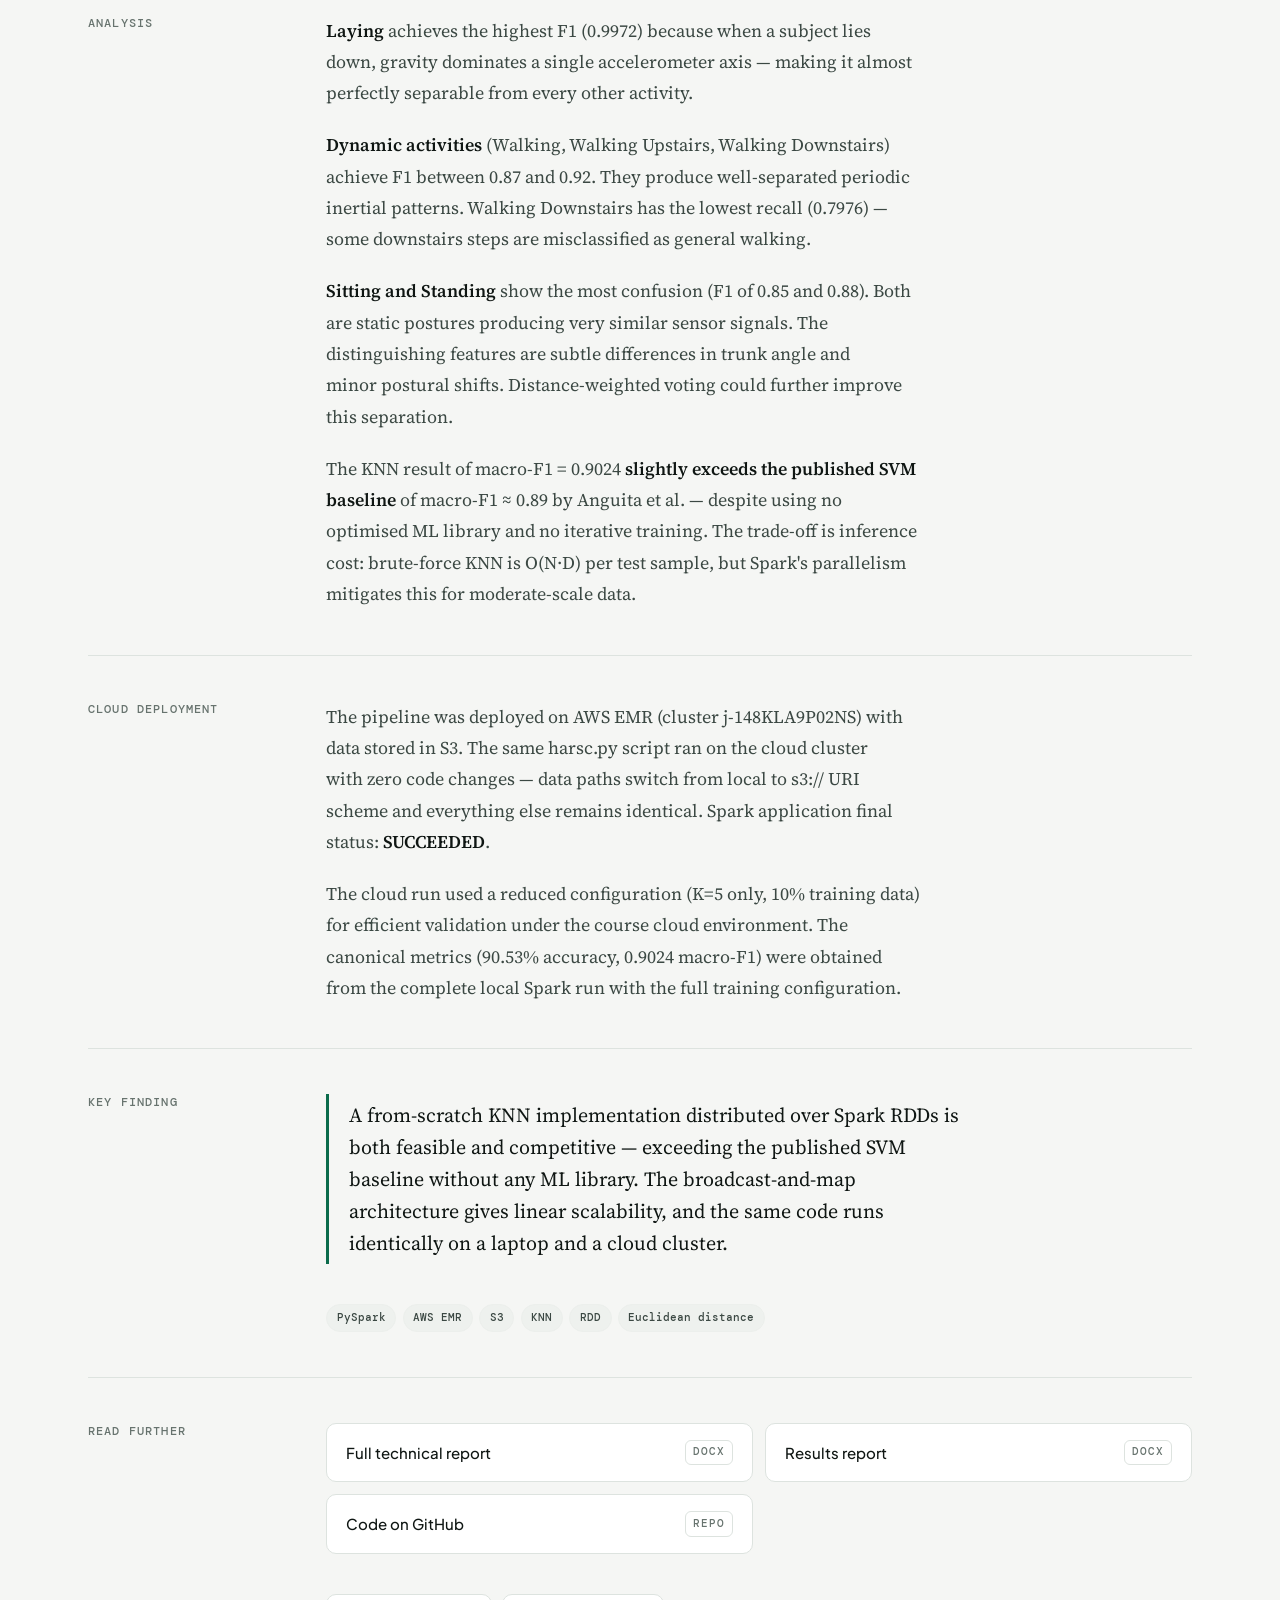
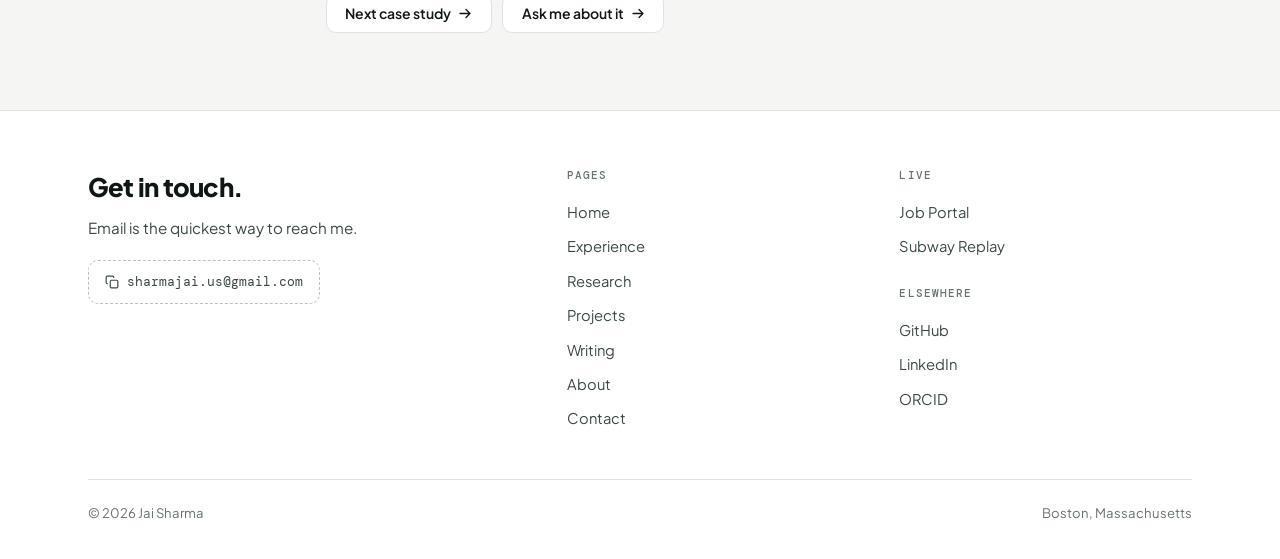
<file: case-harsc.html>
<!doctype html>
<html lang="en">
<head>
<meta charset="utf-8">
<meta name="viewport" content="width=device-width, initial-scale=1">
<title>Human Activity Recognition on Spark — case study — Jai Sharma</title>
<meta name="description" content="KNN written from scratch on PySpark RDD primitives — no MLlib, no libraries. 90.53% accuracy classifying six activities from 561-dimensional sensor data, deployed on AWS EMR.">
<link rel="canonical" href="https://sharmajai.com/case-harsc.html">
<link rel="icon" href="assets/branding/favicon.ico" sizes="32x32">
<link rel="icon" href="assets/branding/icon-192.png" type="image/png" sizes="192x192">
<link rel="apple-touch-icon" href="assets/branding/apple-touch-icon.png">
<meta property="og:type" content="article">
<meta property="og:title" content="KNN from scratch on Spark: 21.7 million distance computations">
<meta property="og:description" content="Distributed KNN on PySpark RDD primitives. 90.53% accuracy on six activities, deployed on AWS EMR.">
<meta property="og:image" content="https://sharmajai.com/assets/branding/og-image.jpg">
<meta name="twitter:card" content="summary_large_image">
<link rel="preconnect" href="https://fonts.googleapis.com">
<link rel="preconnect" href="https://fonts.gstatic.com" crossorigin>
<link href="https://fonts.googleapis.com/css2?family=Plus+Jakarta+Sans:wght@400..800&amp;family=Source+Serif+4:ital,opsz,wght@0,8..60,400..600;1,8..60,400&amp;family=DM+Mono:wght@400;500&amp;display=swap" rel="stylesheet">
<link rel="stylesheet" href="css/site.css">
</head>
<body>
<a class="skip" href="#main">Skip to content</a>

<header class="nav">
  <div class="nav__in">
    <a class="brand" href="index.html">
      <span class="brand__mark" aria-hidden="true">JS</span>
      <span class="brand__name">Jai Sharma</span>
    </a>
    <button class="nav__toggle" type="button" aria-expanded="false" aria-label="Open menu" aria-controls="nav-links">
      <svg viewBox="0 0 16 16" fill="none" aria-hidden="true"><path d="M1 4h14M1 8h14M1 12h14" stroke="currentColor" stroke-width="1.3" stroke-linecap="round"/></svg>
    </button>
    <nav class="nav__links" id="nav-links" data-open="false" aria-label="Primary">
      <a class="nav__link" href="experience.html">Experience</a>
      <a class="nav__link" href="research.html">Research</a>
      <a class="nav__link" href="projects.html">Projects</a>
      <a class="nav__link" href="writing.html">Writing</a>
      <a class="nav__link" href="about.html">About</a>
      <a class="nav__link" href="contact.html">Contact</a>
    </nav>
  </div>
</header>

<main id="main">

  <section class="wrap page-head">
    <a class="back" href="projects.html" data-back> All projects</a>
    <span class="label">Case study · Big data · Distributed computing</span>
    <h1 class="display">KNN from scratch on Spark: 21.7 million distance computations.</h1>
    <p class="lede">No MLlib. No scikit-learn. The entire K-Nearest Neighbors algorithm —
      distance computation, neighbor selection, and voting — implemented using pure PySpark
      RDD primitives. <span class="fig">90.53%</span> accuracy classifying six human activities
      from 561-dimensional sensor vectors, deployed identically on a laptop and on AWS EMR.</p>
  </section>

  <div class="wrap">
    <div class="stats">
      <div class="stat"><span class="stat__v">90.53%</span><span class="label stat__l">Overall accuracy on held-out test set</span></div>
      <div class="stat"><span class="stat__v">0.9024</span><span class="label stat__l">Macro-averaged F1 score</span></div>
      <div class="stat"><span class="stat__v">21.7M</span><span class="label stat__l">Euclidean distance computations</span></div>
      <div class="stat"><span class="stat__v">561</span><span class="label stat__l">Feature dimensions per sample</span></div>
    </div>
  </div>

  <section class="section section--tight">
    <div class="wrap">
      <span class="label" style="display:block;margin-bottom:1.5rem">The pipeline</span>
      <div class="pipe">
        <div class="pipe__node"><span class="label">Load</span><b>S3 / local data</b></div>
        <div class="pipe__node"><span class="label">Parse</span><b>561-dim vectors</b></div>
        <div class="pipe__node"><span class="label">Sweep</span><b>K ∈ {1,3,5,7,11}</b></div>
        <div class="pipe__node"><span class="label">Broadcast</span><b>7,352 train set</b></div>
        <div class="pipe__node"><span class="label">Classify</span><b>RDD.map()</b></div>
        <div class="pipe__node"><span class="label">Result</span><b>90.53% accuracy</b></div>
      </div>
    </div>
  </section>

  <div class="wrap">

    <section class="block">
      <span class="label block__label">The problem</span>
      <div class="prose">
        <p>Human Activity Recognition (HAR) is a fundamental problem in wearable computing.
          Smartphones carry accelerometers and gyroscopes that capture motion at 50Hz — but
          classifying what a person is doing from that signal at scale requires a pipeline
          that can handle large-scale inference workloads without relying on pre-built ML
          libraries.</p>
        <p>The constraint was deliberate: implement <strong>the entire KNN algorithm from
          scratch</strong> using only Apache Spark's RDD operations. No MLlib, no scikit-learn,
          no external ML library at any stage. The goal was to prove that a distributed
          classification pipeline can be built from first principles and deployed on a cloud
          cluster with zero code changes.</p>
      </div>
    </section>

    <section class="block">
      <span class="label block__label">The dataset</span>
      <div>
        <div class="prose">
          <p>The UCI Human Activity Recognition Dataset, created by Anguita et al. (2013), was
            collected from 30 volunteers aged 19–48, each wearing a Samsung Galaxy S II on their
            waist while performing six activities: Walking, Walking Upstairs, Walking Downstairs,
            Sitting, Standing, and Laying.</p>
          <p>The raw 50Hz sensor signals were pre-processed into 561 features per 2.56-second
            window — time-domain statistics (mean, std, MAD, max, min, energy, entropy,
            autoregression coefficients) and frequency-domain features via FFT (mean frequency,
            skewness, kurtosis, energy bands). The result is a dense floating-point vector
            well-suited for distance-based classification.</p>
        </div>
        <table class="table" style="margin-top:1.5rem">
          <caption class="sr">Dataset composition</caption>
          <thead><tr><th scope="col">Split</th><th scope="col">Samples</th></tr></thead>
          <tbody>
            <tr><td>Training set</td><td>7,352</td></tr>
            <tr><td>Test set</td><td>2,947</td></tr>
            <tr><td>Features per sample</td><td>561</td></tr>
            <tr><td>Activities</td><td>6</td></tr>
            <tr><td>Subjects</td><td>30</td></tr>
          </tbody>
        </table>
      </div>
    </section>

    <!-- Inline SVG: Six activities diagram -->
    <section class="block">
      <span class="label block__label">The six activities</span>
      <figure class="plate">
        <div class="plate__img" style="padding:2rem;background:var(--film)">
          <svg viewBox="0 0 900 220" xmlns="http://www.w3.org/2000/svg" style="width:100%;height:auto;font-family:Archivo,system-ui,sans-serif" role="img" aria-label="Six classified activities grouped into dynamic and static categories">
            <!-- Dynamic activities -->
            <text x="225" y="20" text-anchor="middle" fill="#67736E" font-size="11" letter-spacing="0.1em">DYNAMIC ACTIVITIES</text>
            <rect x="20" y="35" width="130" height="85" rx="6" fill="#F5F6F4" stroke="#0B6B4B" stroke-width="1.5"/>
            <text x="85" y="68" text-anchor="middle" fill="#0B6B4B" font-size="13" font-weight="500">Walking</text>
            <text x="85" y="90" text-anchor="middle" fill="#67736E" font-size="10">F1: 0.920</text>
            <text x="85" y="107" text-anchor="middle" fill="#67736E" font-size="10">496 samples</text>

            <rect x="165" y="35" width="130" height="85" rx="6" fill="#F5F6F4" stroke="#0B6B4B" stroke-width="1.5"/>
            <text x="230" y="60" text-anchor="middle" fill="#0B6B4B" font-size="13" font-weight="500">Walking</text>
            <text x="230" y="76" text-anchor="middle" fill="#0B6B4B" font-size="13" font-weight="500">Upstairs</text>
            <text x="230" y="98" text-anchor="middle" fill="#67736E" font-size="10">F1: 0.912</text>

            <rect x="310" y="35" width="130" height="85" rx="6" fill="#F5F6F4" stroke="#0B6B4B" stroke-width="1"/>
            <text x="375" y="60" text-anchor="middle" fill="#0B6B4B" font-size="13" font-weight="500">Walking</text>
            <text x="375" y="76" text-anchor="middle" fill="#0B6B4B" font-size="13" font-weight="500">Downstairs</text>
            <text x="375" y="98" text-anchor="middle" fill="#67736E" font-size="10">F1: 0.874</text>

            <!-- Static activities -->
            <text x="675" y="20" text-anchor="middle" fill="#67736E" font-size="11" letter-spacing="0.1em">STATIC ACTIVITIES</text>
            <rect x="530" y="35" width="130" height="85" rx="6" fill="#F5F6F4" stroke="#3B4843" stroke-width="1"/>
            <text x="595" y="68" text-anchor="middle" fill="#3B4843" font-size="13" font-weight="500">Sitting</text>
            <text x="595" y="90" text-anchor="middle" fill="#67736E" font-size="10">F1: 0.846</text>

            <rect x="675" y="35" width="130" height="85" rx="6" fill="#F5F6F4" stroke="#3B4843" stroke-width="1"/>
            <text x="740" y="68" text-anchor="middle" fill="#3B4843" font-size="13" font-weight="500">Standing</text>
            <text x="740" y="90" text-anchor="middle" fill="#67736E" font-size="10">F1: 0.877</text>

            <rect x="820" y="35" width="65" height="85" rx="6" fill="#F5F6F4" stroke="#3B4843" stroke-width="1.5"/>
            <text x="852" y="68" text-anchor="middle" fill="#3B4843" font-size="13" font-weight="500">Laying</text>
            <text x="852" y="90" text-anchor="middle" fill="#67736E" font-size="10">F1: 0.997</text>

            <!-- Confusion arrow between Sitting/Standing -->
            <line x1="595" y1="130" x2="740" y2="130" stroke="#67736E" stroke-width="1" stroke-dasharray="4,3"/>
            <text x="667" y="152" text-anchor="middle" fill="#67736E" font-size="10" font-style="italic">Most confusion here — similar</text>
            <text x="667" y="166" text-anchor="middle" fill="#67736E" font-size="10" font-style="italic">accelerometer signatures in static postures</text>

            <!-- Vertical divider -->
            <line x1="475" y1="35" x2="475" y2="120" stroke="#1b2431" stroke-width="1" stroke-dasharray="4,4"/>
          </svg>
        </div>
        <figcaption><b>Six activities, two behavioural categories.</b> Dynamic activities produce periodic inertial patterns. Static postures (Sitting and Standing) share nearly identical sensor signatures — the main source of classification error.</figcaption>
      </figure>
    </section>

    <section class="block">
      <span class="label block__label">System design</span>
      <div data-render="arch" data-project="Human Activity Recognition on Spark"></div>
    </section>

    <section class="block">
      <span class="label block__label">What I did</span>
      <div>
        <ol class="stepped">
          <li><strong>Loaded and parsed the UCI HAR data.</strong> Feature matrices (X_train.txt,
            X_test.txt) and labels (y_train.txt, y_test.txt) read from local paths or S3,
            parsed into floating-point vectors, joined with labels using zipWithIndex(), and
            produced RDDs of (sample_id, feature_list, activity_label) tuples.</li>
          <li><strong>Swept over K values for validation.</strong> Split training data 80/20
            into sub-train and validation sets. Evaluated K ∈ {1, 3, 5, 7, 11} by broadcasting
            the sub-training data and classifying the validation set. Selected K = 11, which
            achieved a validation macro-F1 of 0.9872.</li>
          <li><strong>Built the distributed KNN from scratch.</strong> The full training set
            (7,352 samples × 561 features ≈ 33 MB) is collected to the driver and shipped to
            every executor exactly once via sc.broadcast(). Each executor classifies its
            partition of test samples via RDD.map() — computing Euclidean distances to all
            training samples, sorting, selecting K nearest, and performing majority voting.
            No shuffle operation during inference.</li>
          <li><strong>Implemented distance-weighted voting.</strong> Optional mode where each
            neighbor's vote is weighted by 1/distance (with epsilon 1e-9 to avoid division by
            zero), giving closer neighbors more influence on the classification.</li>
          <li><strong>Deployed on AWS EMR.</strong> The same harsc.py script ran on a cloud
            cluster (EMR cluster j-148KLA9P02NS) with data on S3 — zero code changes required.
            Step completed successfully with Spark application final status: SUCCEEDED.</li>
          <li><strong>Evaluated comprehensively.</strong> Per-class precision, recall, F1,
            confusion matrix, phase timing analysis, and comparison against the published
            SVM baseline by Anguita et al.</li>
        </ol>
      </div>
    </section>

    <section class="block">
      <span class="label block__label">Architecture</span>
      <figure class="plate">
        <div class="plate__img">
          <a href="assets/figures/big-data/pipeline-architecture.png" target="_blank" rel="noopener">
          <img src="assets/figures/big-data/pipeline-architecture.png" alt="Pipeline architecture diagram showing four phases: Data Loading, K Sweep, KNN Inference (dominant at 94% of runtime), and Evaluation, with the broadcast-and-map pattern illustrated below showing the driver node broadcasting to four executor nodes" loading="lazy" width="1440" height="600">
          </a>
        </div>
        <figcaption><b>Four-phase pipeline with broadcast-and-map inference.</b> The training
          set is broadcast once; each executor independently classifies its partition of test
          samples. No shuffle, no inter-partition communication — linear scalability in the
          number of executor cores. Tap to enlarge.</figcaption>
      </figure>
    </section>

    <!-- Inline SVG: Broadcast pattern -->
    <section class="block">
      <span class="label block__label">Why it scales</span>
      <div>
        <div class="prose">
          <p>The architectural insight is that KNN inference is <strong>embarrassingly parallel</strong>:
            each test sample's K nearest neighbors can be found independently of every other test
            sample. HARSC exploits this with Spark's broadcast-and-map pattern:</p>
        </div>
        <figure class="plate" style="margin-top:1.5rem">
          <div class="plate__img" style="padding:2rem 1.5rem;background:var(--film)">
            <svg viewBox="0 0 800 260" xmlns="http://www.w3.org/2000/svg" style="width:100%;height:auto;font-family:Archivo,system-ui,sans-serif" role="img" aria-label="Broadcast-and-map pattern: driver broadcasts 33MB training data to four executors, each classifying a partition independently">
              <defs>
                <marker id="arr" viewBox="0 0 6 6" refX="6" refY="3" markerWidth="6" markerHeight="6" orient="auto"><path d="M0,0 L6,3 L0,6" fill="#0B6B4B"/></marker>
              </defs>

              <!-- Driver -->
              <rect x="20" y="50" width="200" height="120" rx="8" fill="#F5F6F4" stroke="#0B6B4B" stroke-width="1.5"/>
              <text x="120" y="80" text-anchor="middle" fill="#0B6B4B" font-size="14" font-weight="500">Driver Node</text>
              <text x="120" y="105" text-anchor="middle" fill="#67736E" font-size="11">sc.broadcast(train_data)</text>
              <text x="120" y="125" text-anchor="middle" fill="#67736E" font-size="11">7,352 × 561 features</text>
              <text x="120" y="145" text-anchor="middle" fill="#67736E" font-size="11">≈ 33 MB, sent once</text>

              <!-- Executors -->
              <g>
                <rect x="310" y="10" width="150" height="90" rx="6" fill="#F5F6F4" stroke="#3B4843" stroke-width="1"/>
                <text x="385" y="38" text-anchor="middle" fill="#3B4843" font-size="12">Executor 1</text>
                <text x="385" y="58" text-anchor="middle" fill="#67736E" font-size="10">~737 test samples</text>
                <text x="385" y="75" text-anchor="middle" fill="#67736E" font-size="10">map(knn_classify)</text>

                <rect x="310" y="110" width="150" height="90" rx="6" fill="#F5F6F4" stroke="#3B4843" stroke-width="1"/>
                <text x="385" y="138" text-anchor="middle" fill="#3B4843" font-size="12">Executor 2</text>
                <text x="385" y="158" text-anchor="middle" fill="#67736E" font-size="10">~737 test samples</text>
                <text x="385" y="175" text-anchor="middle" fill="#67736E" font-size="10">map(knn_classify)</text>

                <rect x="530" y="10" width="150" height="90" rx="6" fill="#F5F6F4" stroke="#3B4843" stroke-width="1"/>
                <text x="605" y="38" text-anchor="middle" fill="#3B4843" font-size="12">Executor 3</text>
                <text x="605" y="58" text-anchor="middle" fill="#67736E" font-size="10">~737 test samples</text>
                <text x="605" y="75" text-anchor="middle" fill="#67736E" font-size="10">map(knn_classify)</text>

                <rect x="530" y="110" width="150" height="90" rx="6" fill="#F5F6F4" stroke="#3B4843" stroke-width="1"/>
                <text x="605" y="138" text-anchor="middle" fill="#3B4843" font-size="12">Executor N</text>
                <text x="605" y="158" text-anchor="middle" fill="#67736E" font-size="10">~737 test samples</text>
                <text x="605" y="175" text-anchor="middle" fill="#67736E" font-size="10">map(knn_classify)</text>
              </g>

              <!-- Broadcast arrows -->
              <line x1="224" y1="80" x2="306" y2="55" stroke="#0B6B4B" stroke-width="1" marker-end="url(#arr)"/>
              <line x1="224" y1="110" x2="306" y2="110" stroke="#0B6B4B" stroke-width="1"/>
              <line x1="224" y1="80" x2="306" y2="55" stroke="#0B6B4B" stroke-width="1"/>
              <line x1="224" y1="140" x2="306" y2="155" stroke="#0B6B4B" stroke-width="1" marker-end="url(#arr)"/>
              <line x1="224" y1="80" x2="526" y2="55" stroke="#0B6B4B" stroke-width="1" marker-end="url(#arr)"/>
              <line x1="224" y1="140" x2="526" y2="155" stroke="#0B6B4B" stroke-width="1" marker-end="url(#arr)"/>

              <!-- Result annotation -->
              <text x="400" y="232" text-anchor="start" fill="#67736E" font-size="11" font-style="italic">No shuffle. Each executor works independently.</text>
              <text x="400" y="250" text-anchor="start" fill="#67736E" font-size="11" font-style="italic">More cores → proportionally less time.</text>
            </svg>
          </div>
          <figcaption><b>Linear scalability.</b> On a 2-core local node, inference takes 285 seconds. On a 16-core EMR cluster, it would decrease by roughly 8×. The same code runs on both without modification.</figcaption>
        </figure>
      </div>
    </section>

    <section class="block">
      <span class="label block__label">Results</span>
      <div>
        <table class="table">
          <caption class="sr">Classification results on held-out test set</caption>
          <thead><tr><th scope="col">Metric</th><th scope="col">Result</th></tr></thead>
          <tbody>
            <tr><td>Overall accuracy</td><td>90.53%</td></tr>
            <tr><td>Macro-averaged F1</td><td>0.9024</td></tr>
            <tr><td>Selected K (via validation)</td><td>11</td></tr>
            <tr><td>Validation macro-F1 at K=11</td><td>0.9872</td></tr>
            <tr><td>Published SVM baseline (Anguita et al.)</td><td>macro-F1 ≈ 0.89</td></tr>
            <tr><td>HARSC vs SVM baseline</td><td>+0.012 F1</td></tr>
          </tbody>
        </table>

        <div class="plate-grid plate-grid--2" style="margin-top:2.5rem">
          <figure class="plate">
            <div class="plate__img">
              <a href="assets/figures/big-data/f1-per-class.png" target="_blank" rel="noopener">
              <img src="assets/figures/big-data/f1-per-class.png" alt="Bar chart of per-class F1 scores: Laying at 0.9972, Walking at 0.9204, Walk Up at 0.9122, Standing at 0.8768, Walk Down at 0.8739, Sitting at 0.8459" loading="lazy">
              </a>
            </div>
            <figcaption><b>Per-class F1 scores.</b> Laying is near-perfect due to its
              distinctive gravity-aligned signal. Sitting and Standing are hardest —
              both are static postures with very similar sensor patterns.</figcaption>
          </figure>
          <figure class="plate">
            <div class="plate__img">
              <a href="assets/figures/big-data/confusion-matrix.png" target="_blank" rel="noopener">
              <img src="assets/figures/big-data/confusion-matrix.png" alt="6 by 6 confusion matrix showing strong diagonal dominance with the main off-diagonal errors between Sitting and Standing" loading="lazy">
              </a>
            </div>
            <figcaption><b>Confusion matrix (K = 11, N = 2,947).</b> Strong diagonal
              dominance. The main off-diagonal errors occur between Sitting and Standing,
              which share near-identical accelerometer and gyroscope readings.</figcaption>
          </figure>
        </div>
      </div>
    </section>

    <section class="block">
      <span class="label block__label">Phase timing</span>
      <div>
        <div class="prose">
          <p>Inference dominates at <strong>94.1% of total runtime</strong> — because each of
            2,947 test samples computes 7,352 Euclidean distances in 561-dimensional space.
            That is approximately 21.7 million distance computations, all running inside
            Spark map lambdas.</p>
        </div>
        <table class="table" style="margin-top:1.5rem">
          <caption class="sr">Phase timing on a 2-core local node</caption>
          <thead><tr><th scope="col">Phase</th><th scope="col">Time</th></tr></thead>
          <tbody>
            <tr><td>Data loading</td><td>4.2s</td></tr>
            <tr><td>K sweep on validation</td><td>13.7s</td></tr>
            <tr><td>KNN inference</td><td>285.0s</td></tr>
            <tr><td>Evaluation &amp; output</td><td>0.2s</td></tr>
            <tr><td>Total</td><td>~303s (5 min)</td></tr>
          </tbody>
        </table>
      </div>
    </section>

    <section class="block">
      <span class="label block__label">Analysis</span>
      <div class="prose">
        <p><strong>Laying</strong> achieves the highest F1 (0.9972) because when a subject
          lies down, gravity dominates a single accelerometer axis — making it almost
          perfectly separable from every other activity.</p>
        <p><strong>Dynamic activities</strong> (Walking, Walking Upstairs, Walking Downstairs)
          achieve F1 between 0.87 and 0.92. They produce well-separated periodic inertial
          patterns. Walking Downstairs has the lowest recall (0.7976) — some downstairs steps
          are misclassified as general walking.</p>
        <p><strong>Sitting and Standing</strong> show the most confusion (F1 of 0.85 and 0.88).
          Both are static postures producing very similar sensor signals. The distinguishing
          features are subtle differences in trunk angle and minor postural shifts. Distance-weighted
          voting could further improve this separation.</p>
        <p>The KNN result of macro-F1 = 0.9024 <strong>slightly exceeds the published SVM
          baseline</strong> of macro-F1 ≈ 0.89 by Anguita et al. — despite using no optimised
          ML library and no iterative training. The trade-off is inference cost: brute-force KNN
          is O(N·D) per test sample, but Spark's parallelism mitigates this for moderate-scale data.</p>
      </div>
    </section>

    <section class="block">
      <span class="label block__label">Cloud deployment</span>
      <div class="prose">
        <p>The pipeline was deployed on AWS EMR (cluster j-148KLA9P02NS) with data stored in
          S3. The same harsc.py script ran on the cloud cluster with zero code changes — data
          paths switch from local to s3:// URI scheme and everything else remains identical.
          Spark application final status: <strong>SUCCEEDED</strong>.</p>
        <p>The cloud run used a reduced configuration (K=5 only, 10% training data) for
          efficient validation under the course cloud environment. The canonical metrics
          (90.53% accuracy, 0.9024 macro-F1) were obtained from the complete local Spark
          run with the full training configuration.</p>
      </div>
    </section>

    <section class="block">
      <span class="label block__label">Key finding</span>
      <div>
        <p class="finding">A from-scratch KNN implementation distributed over Spark RDDs is
          both feasible and competitive — exceeding the published SVM baseline without any ML
          library. The broadcast-and-map architecture gives linear scalability, and the same
          code runs identically on a laptop and a cloud cluster.</p>
        <div class="chips" style="margin-top:2.5rem">
          <span class="chip">PySpark</span><span class="chip">AWS EMR</span>
          <span class="chip">S3</span><span class="chip">KNN</span>
          <span class="chip">RDD</span><span class="chip">Euclidean distance</span>
        </div>
      </div>
    </section>

    <section class="block">
      <span class="label block__label">Read further</span>
      <div>
        <div class="docs">
          <a class="doc" href="assets/documents/HARSC_Final_Report.docx"><span>Full technical report</span><span class="doc__kind">DOCX</span></a>
          <a class="doc" href="assets/documents/HARSC_Results_Report.docx"><span>Results report</span><span class="doc__kind">DOCX</span></a>
          <a class="doc" data-site="github" href="https://github.com/jai0812" target="_blank" rel="noopener"><span>Code on GitHub</span><span class="doc__kind">REPO</span></a>
        </div>
        <div class="hero__cta" style="margin-top:2.5rem">
          <a class="btn" href="case-hand-oa.html" data-arrow>Next case study</a>
          <a class="btn" href="contact.html" data-arrow>Ask me about it</a>
        </div>
      </div>
    </section>

  </div>

</main>

<footer class="foot">
  <div class="wrap">
    <div class="foot__in">
      <div>
        <h2 class="foot__title">Get in touch.</h2>
        <p>Email is the quickest way to reach me.</p>
        <p class="foot__mail">
          <button class="copy-email-btn" type="button" data-copy-email="sharmajai.us@gmail.com">
            <svg width="14" height="14" viewBox="0 0 24 24" fill="none" stroke="currentColor" stroke-width="2" aria-hidden="true"><rect x="9" y="9" width="13" height="13" rx="2" ry="2"></rect><path d="M5 15H4a2 2 0 0 1-2-2V4a2 2 0 0 1 2-2h9a2 2 0 0 1 2 2v1"></path></svg>
            <span>sharmajai.us@gmail.com</span>
          </button>
        </p>
      </div>
      <div class="foot__col">
        <h3>Pages</h3>
        <ul>
          <li><a href="index.html">Home</a></li>
          <li><a href="experience.html">Experience</a></li>
          <li><a href="research.html">Research</a></li>
          <li><a href="projects.html">Projects</a></li>
          <li><a href="writing.html">Writing</a></li>
          <li><a href="about.html">About</a></li>
          <li><a href="contact.html">Contact</a></li>
        </ul>
      </div>
      <div class="foot__col">
        <h3>Live</h3>
        <ul>
          <li><a href="https://jobs.sharmajai.com" target="_blank" rel="noopener">Job Portal</a></li>
          <li><a href="https://mbta.sharmajai.com" target="_blank" rel="noopener">Subway Replay</a></li>
        </ul>
        <h3 class="foot__sub">Elsewhere</h3>
        <ul>
          <li><a href="https://github.com/jai0812" target="_blank" rel="noopener">GitHub</a></li>
          <li><a href="https://linkedin.com/in/jaisharma08122002/" target="_blank" rel="noopener">LinkedIn</a></li>
          <li><a href="https://orcid.org/0009-0006-7427-8998" target="_blank" rel="noopener">ORCID</a></li>
        </ul>
      </div>
    </div>
    <div class="foot__base">
      <span>© <span data-year>2026</span> Jai Sharma</span>
      <span>Boston, Massachusetts</span>
    </div>
  </div>
</footer>

<script src="js/data.js"></script>
<script src="js/site.js"></script>
</body>
</html>
</file>
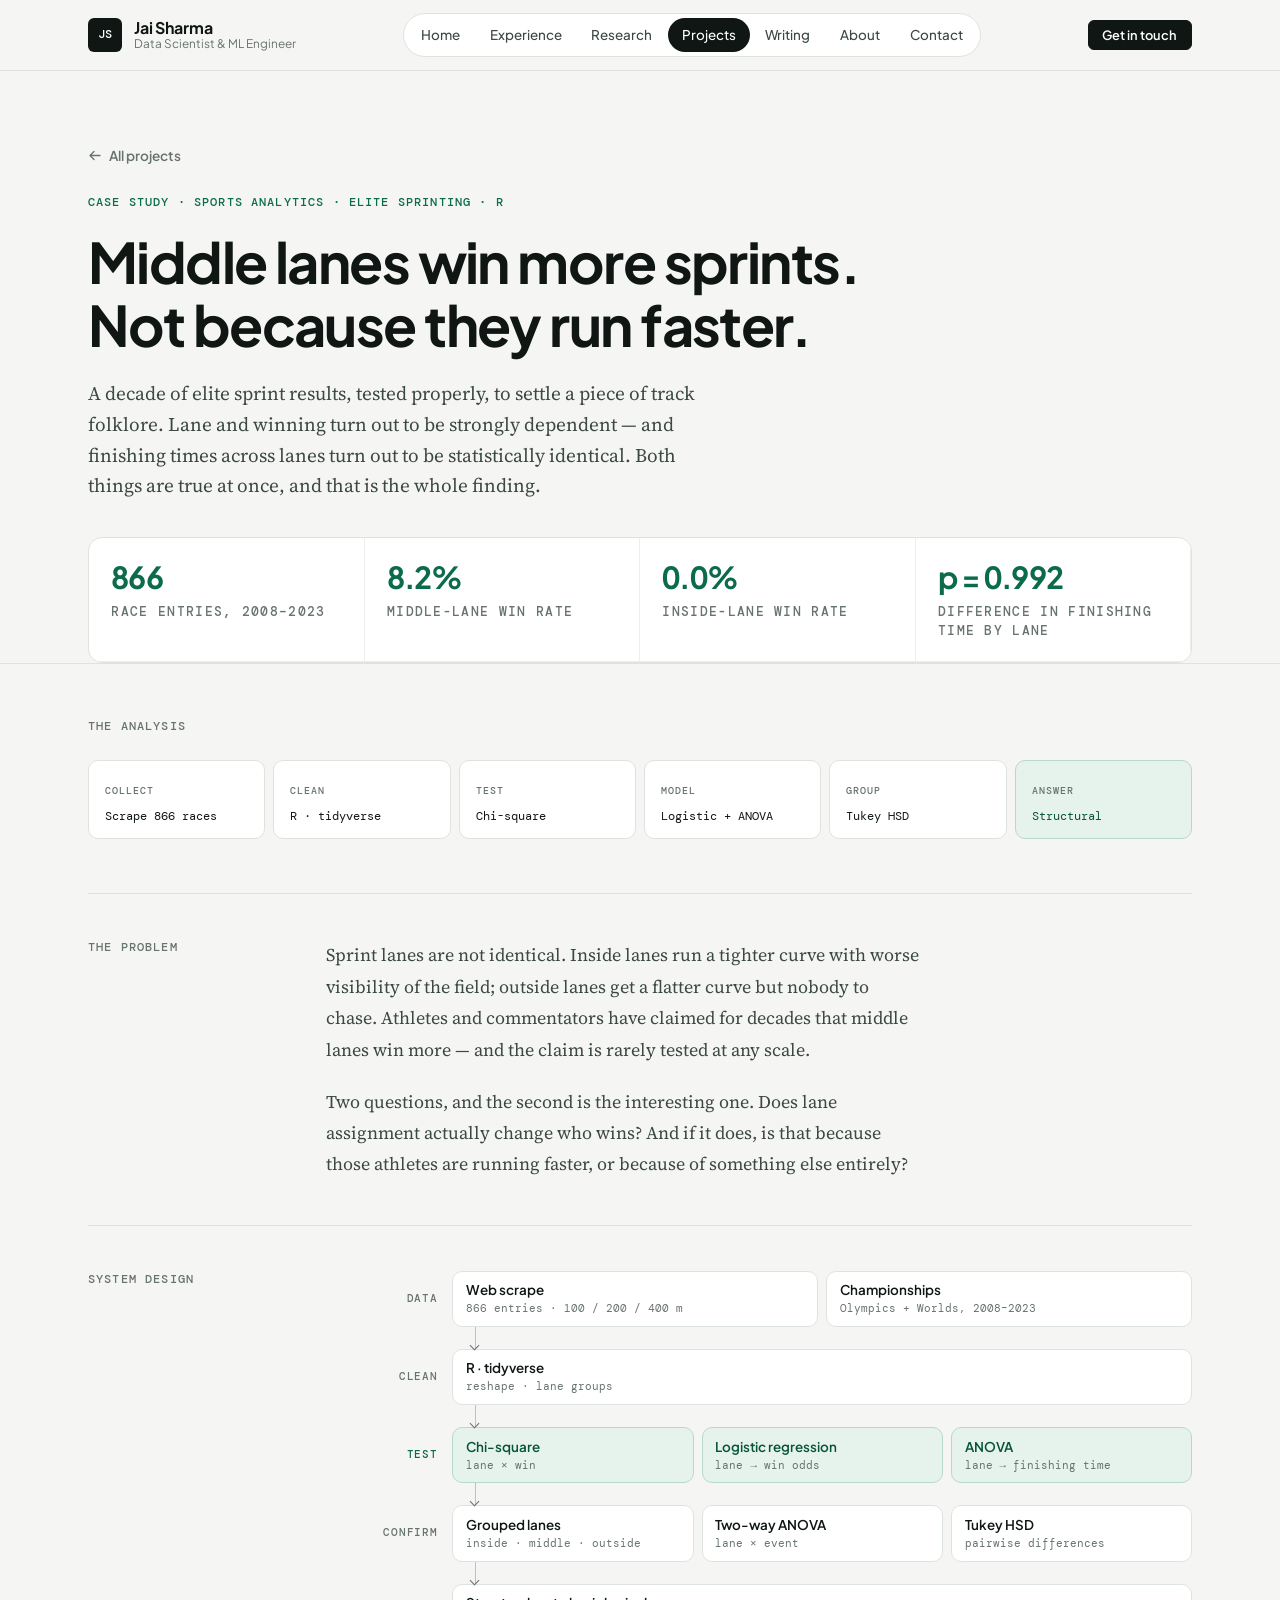
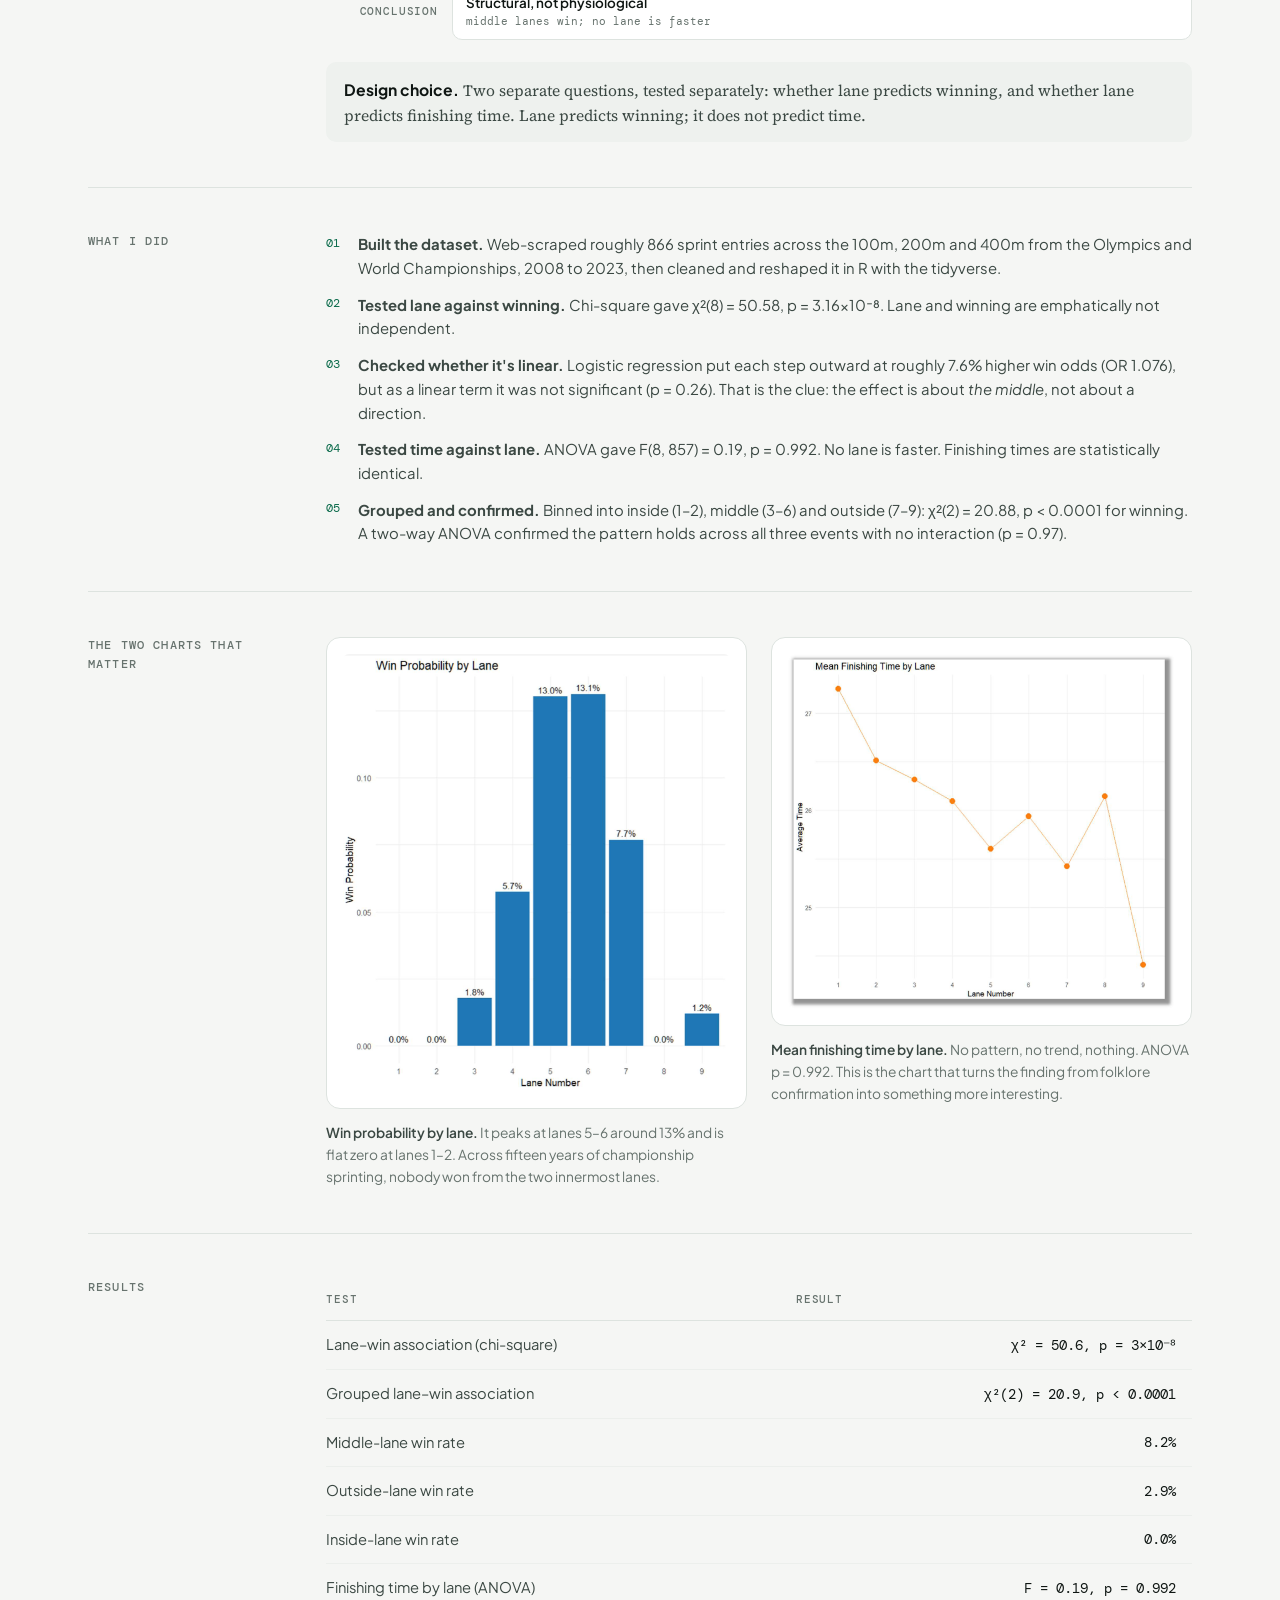
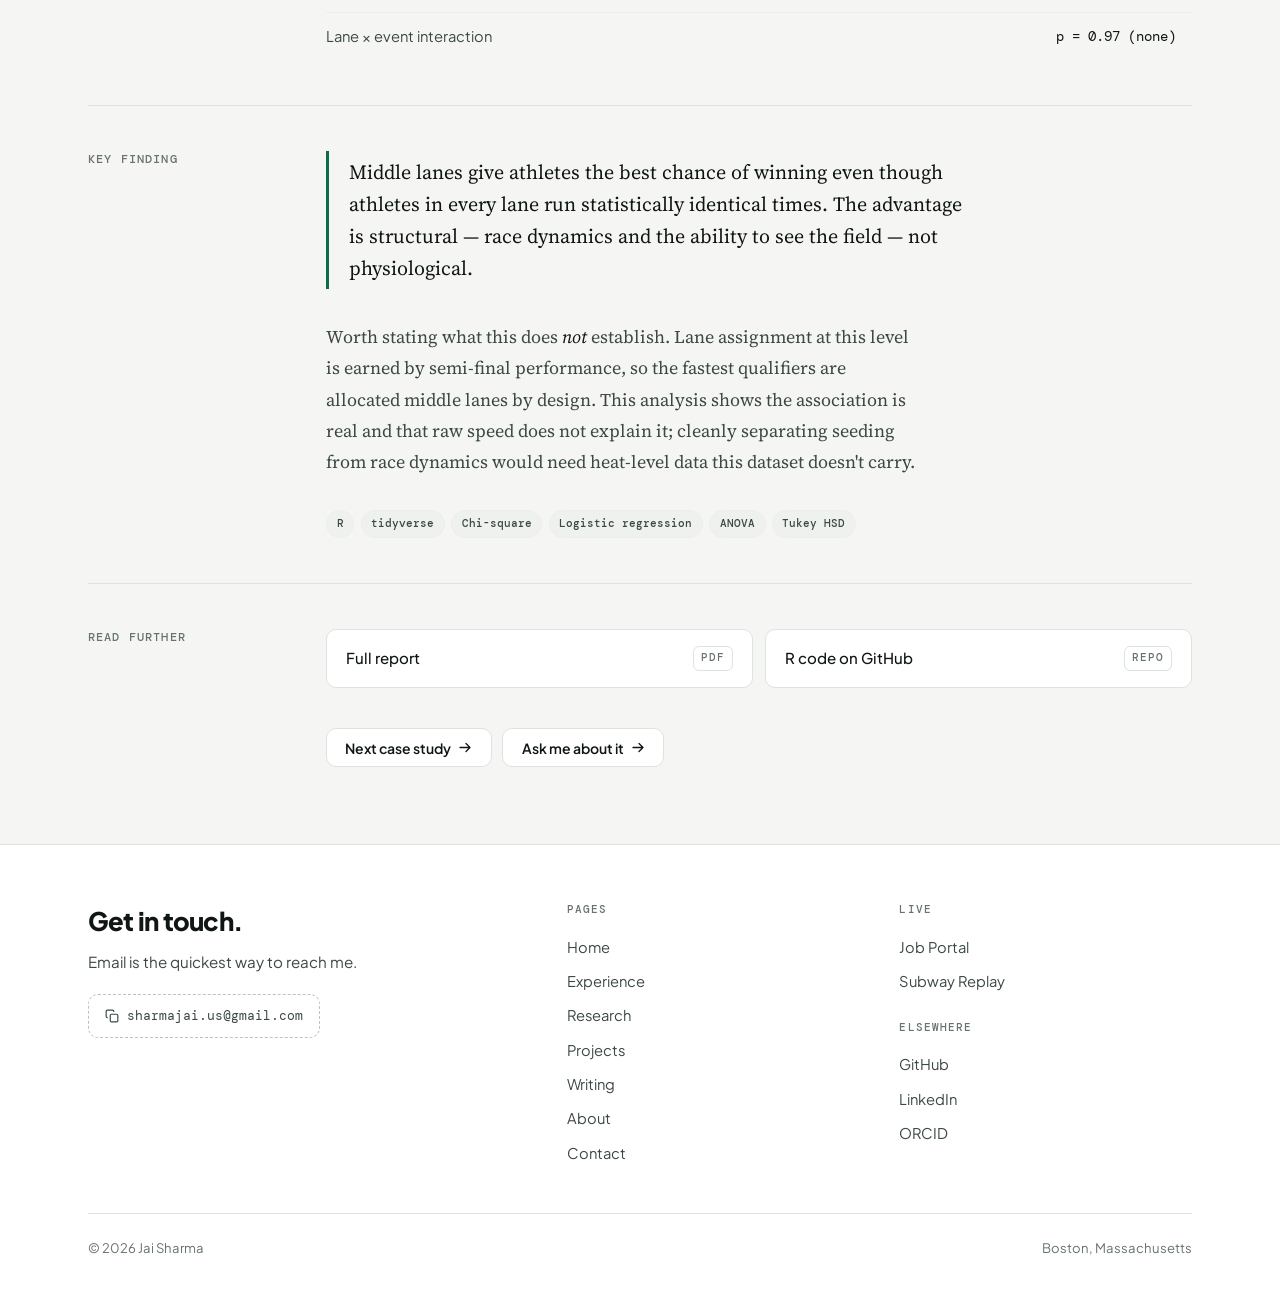
<file: case-lane-advantage.html>
<!doctype html>
<html lang="en">
<head>
<meta charset="utf-8">
<meta name="viewport" content="width=device-width, initial-scale=1">
<title>Lane advantage in sprinting — case study — Jai Sharma</title>
<meta name="description" content="A decade of Olympic and World Championship sprint results tested in R. Middle lanes win 8.2% of races and inside lanes 0% — yet finishing times across lanes are statistically identical.">
<link rel="canonical" href="https://sharmajai.com/case-lane-advantage.html">
<link rel="icon" href="assets/branding/favicon.ico" sizes="32x32">
<link rel="icon" href="assets/branding/icon-192.png" type="image/png" sizes="192x192">
<link rel="apple-touch-icon" href="assets/branding/apple-touch-icon.png">
<meta property="og:type" content="article">
<meta property="og:title" content="Middle lanes win more sprints. Not because they run faster.">
<meta property="og:description" content="866 elite sprint entries, tested with chi-square, logistic regression, ANOVA and Tukey HSD.">
<meta property="og:image" content="https://sharmajai.com/assets/branding/og-image.jpg">
<meta name="twitter:card" content="summary_large_image">
<link rel="preconnect" href="https://fonts.googleapis.com">
<link rel="preconnect" href="https://fonts.gstatic.com" crossorigin>
<link href="https://fonts.googleapis.com/css2?family=Plus+Jakarta+Sans:wght@400..800&amp;family=Source+Serif+4:ital,opsz,wght@0,8..60,400..600;1,8..60,400&amp;family=DM+Mono:wght@400;500&amp;display=swap" rel="stylesheet">
<link rel="stylesheet" href="css/site.css">
</head>
<body>
<a class="skip" href="#main">Skip to content</a>

<header class="nav">
  <div class="nav__in">
    <a class="brand" href="index.html">
      <span class="brand__mark" aria-hidden="true">JS</span>
      <span class="brand__name">Jai Sharma</span>
    </a>
    <button class="nav__toggle" type="button" aria-expanded="false" aria-label="Open menu" aria-controls="nav-links">
      <svg viewBox="0 0 16 16" fill="none" aria-hidden="true"><path d="M1 4h14M1 8h14M1 12h14" stroke="currentColor" stroke-width="1.3" stroke-linecap="round"/></svg>
    </button>
    <nav class="nav__links" id="nav-links" data-open="false" aria-label="Primary">
      <a class="nav__link" href="experience.html">Experience</a>
      <a class="nav__link" href="research.html">Research</a>
      <a class="nav__link" href="projects.html">Projects</a>
      <a class="nav__link" href="writing.html">Writing</a>
      <a class="nav__link" href="about.html">About</a>
      <a class="nav__link" href="contact.html">Contact</a>
    </nav>
  </div>
</header>

<main id="main">

  <section class="wrap page-head">
    <a class="back" href="projects.html" data-back> All projects</a>
    <span class="label">Case study · Sports analytics · Elite sprinting · R</span>
    <h1 class="display">Middle lanes win more sprints. Not because they run faster.</h1>
    <p class="lede">A decade of elite sprint results, tested properly, to settle a piece of
      track folklore. Lane and winning turn out to be strongly dependent — and finishing
      times across lanes turn out to be statistically identical. Both things are true at once,
      and that is the whole finding.</p>
  </section>

  <div class="wrap">
    <div class="stats">
      <div class="stat"><span class="stat__v">866</span><span class="label stat__l">race entries, 2008–2023</span></div>
      <div class="stat"><span class="stat__v">8.2%</span><span class="label stat__l">middle-lane win rate</span></div>
      <div class="stat"><span class="stat__v">0.0%</span><span class="label stat__l">inside-lane win rate</span></div>
      <div class="stat"><span class="stat__v">p = 0.992</span><span class="label stat__l">difference in finishing time by lane</span></div>
    </div>
  </div>

  <section class="section section--tight">
    <div class="wrap">
      <span class="label" style="display:block;margin-bottom:1.5rem">The analysis</span>
      <div class="pipe">
        <div class="pipe__node"><span class="label">Collect</span><b>Scrape 866 races</b></div>
        <div class="pipe__node"><span class="label">Clean</span><b>R · tidyverse</b></div>
        <div class="pipe__node"><span class="label">Test</span><b>Chi-square</b></div>
        <div class="pipe__node"><span class="label">Model</span><b>Logistic + ANOVA</b></div>
        <div class="pipe__node"><span class="label">Group</span><b>Tukey HSD</b></div>
        <div class="pipe__node"><span class="label">Answer</span><b>Structural</b></div>
      </div>
    </div>
  </section>

  <div class="wrap">

    <section class="block">
      <span class="label block__label">The problem</span>
      <div class="prose">
        <p>Sprint lanes are not identical. Inside lanes run a tighter curve with worse
          visibility of the field; outside lanes get a flatter curve but nobody to chase.
          Athletes and commentators have claimed for decades that middle lanes win more —
          and the claim is rarely tested at any scale.</p>
        <p>Two questions, and the second is the interesting one. Does lane assignment
          actually change who wins? And if it does, is that because those athletes are
          running faster, or because of something else entirely?</p>
      </div>
    </section>

    <section class="block">
      <span class="label block__label">System design</span>
      <div data-render="arch" data-project="Lane Advantage in Track &amp; Field"></div>
    </section>

    <section class="block">
      <span class="label block__label">What I did</span>
      <div>
        <ol class="stepped">
          <li><strong>Built the dataset.</strong> Web-scraped roughly 866 sprint entries
            across the 100m, 200m and 400m from the Olympics and World Championships,
            2008 to 2023, then cleaned and reshaped it in R with the tidyverse.</li>
          <li><strong>Tested lane against winning.</strong> Chi-square gave
            χ²(8) = 50.58, p = 3.16×10⁻⁸. Lane and winning are emphatically not independent.</li>
          <li><strong>Checked whether it's linear.</strong> Logistic regression put each
            step outward at roughly 7.6% higher win odds (OR 1.076), but as a linear term
            it was not significant (p = 0.26). That is the clue: the effect is about
            <em>the middle</em>, not about a direction.</li>
          <li><strong>Tested time against lane.</strong> ANOVA gave F(8, 857) = 0.19,
            p = 0.992. No lane is faster. Finishing times are statistically identical.</li>
          <li><strong>Grouped and confirmed.</strong> Binned into inside (1–2), middle (3–6)
            and outside (7–9): χ²(2) = 20.88, p &lt; 0.0001 for winning. A two-way ANOVA
            confirmed the pattern holds across all three events with no interaction (p = 0.97).</li>
        </ol>
      </div>
    </section>

    <section class="block">
      <span class="label block__label">The two charts that matter</span>
      <div class="plate-grid plate-grid--2">
        <figure class="plate">
          <div class="plate__img">
            <img src="assets/figures/sports-analytics/win-probability-by-lane.png" alt="Win probability by lane, peaking around 13% at lanes 5 and 6 and falling to zero at lanes 1 and 2" loading="lazy">
          </div>
          <figcaption><b>Win probability by lane.</b> It peaks at lanes 5–6 around 13%
            and is flat zero at lanes 1–2. Across fifteen years of championship sprinting,
            nobody won from the two innermost lanes.</figcaption>
        </figure>
        <figure class="plate">
          <div class="plate__img">
            <img src="assets/figures/sports-analytics/mean-time-by-lane.png" alt="Mean finishing time by lane, showing no consistent pattern across lanes" loading="lazy">
          </div>
          <figcaption><b>Mean finishing time by lane.</b> No pattern, no trend, nothing.
            ANOVA p = 0.992. This is the chart that turns the finding from folklore
            confirmation into something more interesting.</figcaption>
        </figure>
      </div>
    </section>

    <section class="block">
      <span class="label block__label">Results</span>
      <div>
        <table class="table">
          <caption class="sr">Statistical test results</caption>
          <thead><tr><th scope="col">Test</th><th scope="col">Result</th></tr></thead>
          <tbody>
            <tr><td>Lane–win association (chi-square)</td><td>χ² = 50.6, p = 3×10⁻⁸</td></tr>
            <tr><td>Grouped lane–win association</td><td>χ²(2) = 20.9, p &lt; 0.0001</td></tr>
            <tr><td>Middle-lane win rate</td><td>8.2%</td></tr>
            <tr><td>Outside-lane win rate</td><td>2.9%</td></tr>
            <tr><td>Inside-lane win rate</td><td>0.0%</td></tr>
            <tr><td>Finishing time by lane (ANOVA)</td><td>F = 0.19, p = 0.992</td></tr>
            <tr><td>Lane × event interaction</td><td>p = 0.97 (none)</td></tr>
          </tbody>
        </table>
      </div>
    </section>

    <section class="block">
      <span class="label block__label">Key finding</span>
      <div>
        <p class="finding">Middle lanes give athletes the best chance of winning even
          though athletes in every lane run statistically identical times. The advantage
          is structural — race dynamics and the ability to see the field — not
          physiological.</p>
        <div class="prose" style="margin-top:2rem">
          <p>Worth stating what this does <em>not</em> establish. Lane assignment at this
            level is earned by semi-final performance, so the fastest qualifiers are
            allocated middle lanes by design. This analysis shows the association is real
            and that raw speed does not explain it; cleanly separating seeding from race
            dynamics would need heat-level data this dataset doesn't carry.</p>
        </div>
        <div class="chips" style="margin-top:2rem">
          <span class="chip">R</span><span class="chip">tidyverse</span>
          <span class="chip">Chi-square</span><span class="chip">Logistic regression</span>
          <span class="chip">ANOVA</span><span class="chip">Tukey HSD</span>
        </div>
      </div>
    </section>

    <section class="block">
      <span class="label block__label">Read further</span>
      <div>
        <div class="docs">
          <a class="doc" href="assets/documents/Lane_Advantage_Report.pdf" target="_blank" rel="noopener"><span>Full report</span><span class="doc__kind">PDF</span></a>
          <a class="doc" data-site="github" href="https://github.com/jai0812" target="_blank" rel="noopener"><span>R code on GitHub</span><span class="doc__kind">REPO</span></a>
        </div>
        <div class="hero__cta" style="margin-top:2.5rem">
          <a class="btn" href="case-disability.html" data-arrow>Next case study</a>
          <a class="btn" href="contact.html" data-arrow>Ask me about it</a>
        </div>
      </div>
    </section>

  </div>

</main>

<footer class="foot">
  <div class="wrap">
    <div class="foot__in">
      <div>
        <h2 class="foot__title">Get in touch.</h2>
        <p>Email is the quickest way to reach me.</p>
        <p class="foot__mail">
          <button class="copy-email-btn" type="button" data-copy-email="sharmajai.us@gmail.com">
            <svg width="14" height="14" viewBox="0 0 24 24" fill="none" stroke="currentColor" stroke-width="2" aria-hidden="true"><rect x="9" y="9" width="13" height="13" rx="2" ry="2"></rect><path d="M5 15H4a2 2 0 0 1-2-2V4a2 2 0 0 1 2-2h9a2 2 0 0 1 2 2v1"></path></svg>
            <span>sharmajai.us@gmail.com</span>
          </button>
        </p>
      </div>
      <div class="foot__col">
        <h3>Pages</h3>
        <ul>
          <li><a href="index.html">Home</a></li>
          <li><a href="experience.html">Experience</a></li>
          <li><a href="research.html">Research</a></li>
          <li><a href="projects.html">Projects</a></li>
          <li><a href="writing.html">Writing</a></li>
          <li><a href="about.html">About</a></li>
          <li><a href="contact.html">Contact</a></li>
        </ul>
      </div>
      <div class="foot__col">
        <h3>Live</h3>
        <ul>
          <li><a href="https://jobs.sharmajai.com" target="_blank" rel="noopener">Job Portal</a></li>
          <li><a href="https://mbta.sharmajai.com" target="_blank" rel="noopener">Subway Replay</a></li>
        </ul>
        <h3 class="foot__sub">Elsewhere</h3>
        <ul>
          <li><a href="https://github.com/jai0812" target="_blank" rel="noopener">GitHub</a></li>
          <li><a href="https://linkedin.com/in/jaisharma08122002/" target="_blank" rel="noopener">LinkedIn</a></li>
          <li><a href="https://orcid.org/0009-0006-7427-8998" target="_blank" rel="noopener">ORCID</a></li>
        </ul>
      </div>
    </div>
    <div class="foot__base">
      <span>© <span data-year>2026</span> Jai Sharma</span>
      <span>Boston, Massachusetts</span>
    </div>
  </div>
</footer>

<script src="js/data.js"></script>
<script src="js/site.js"></script>
</body>
</html>
</file>
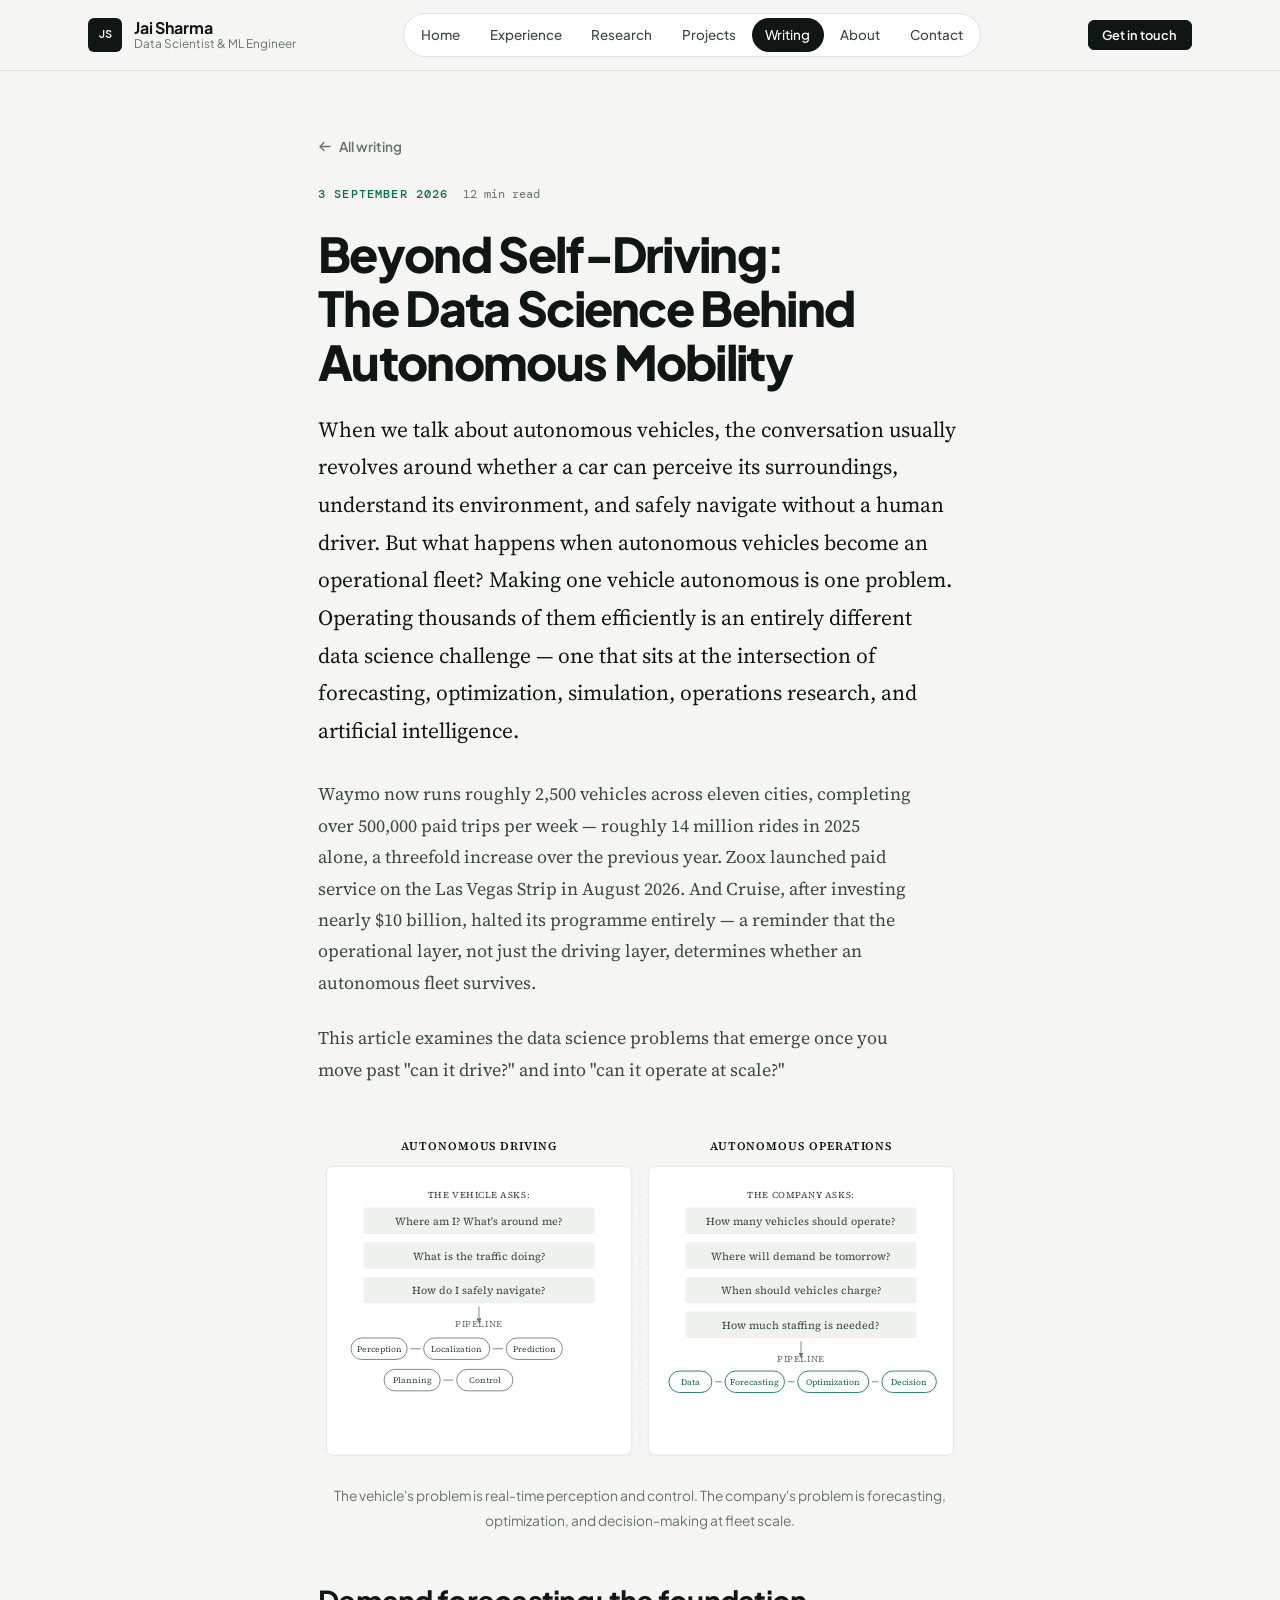
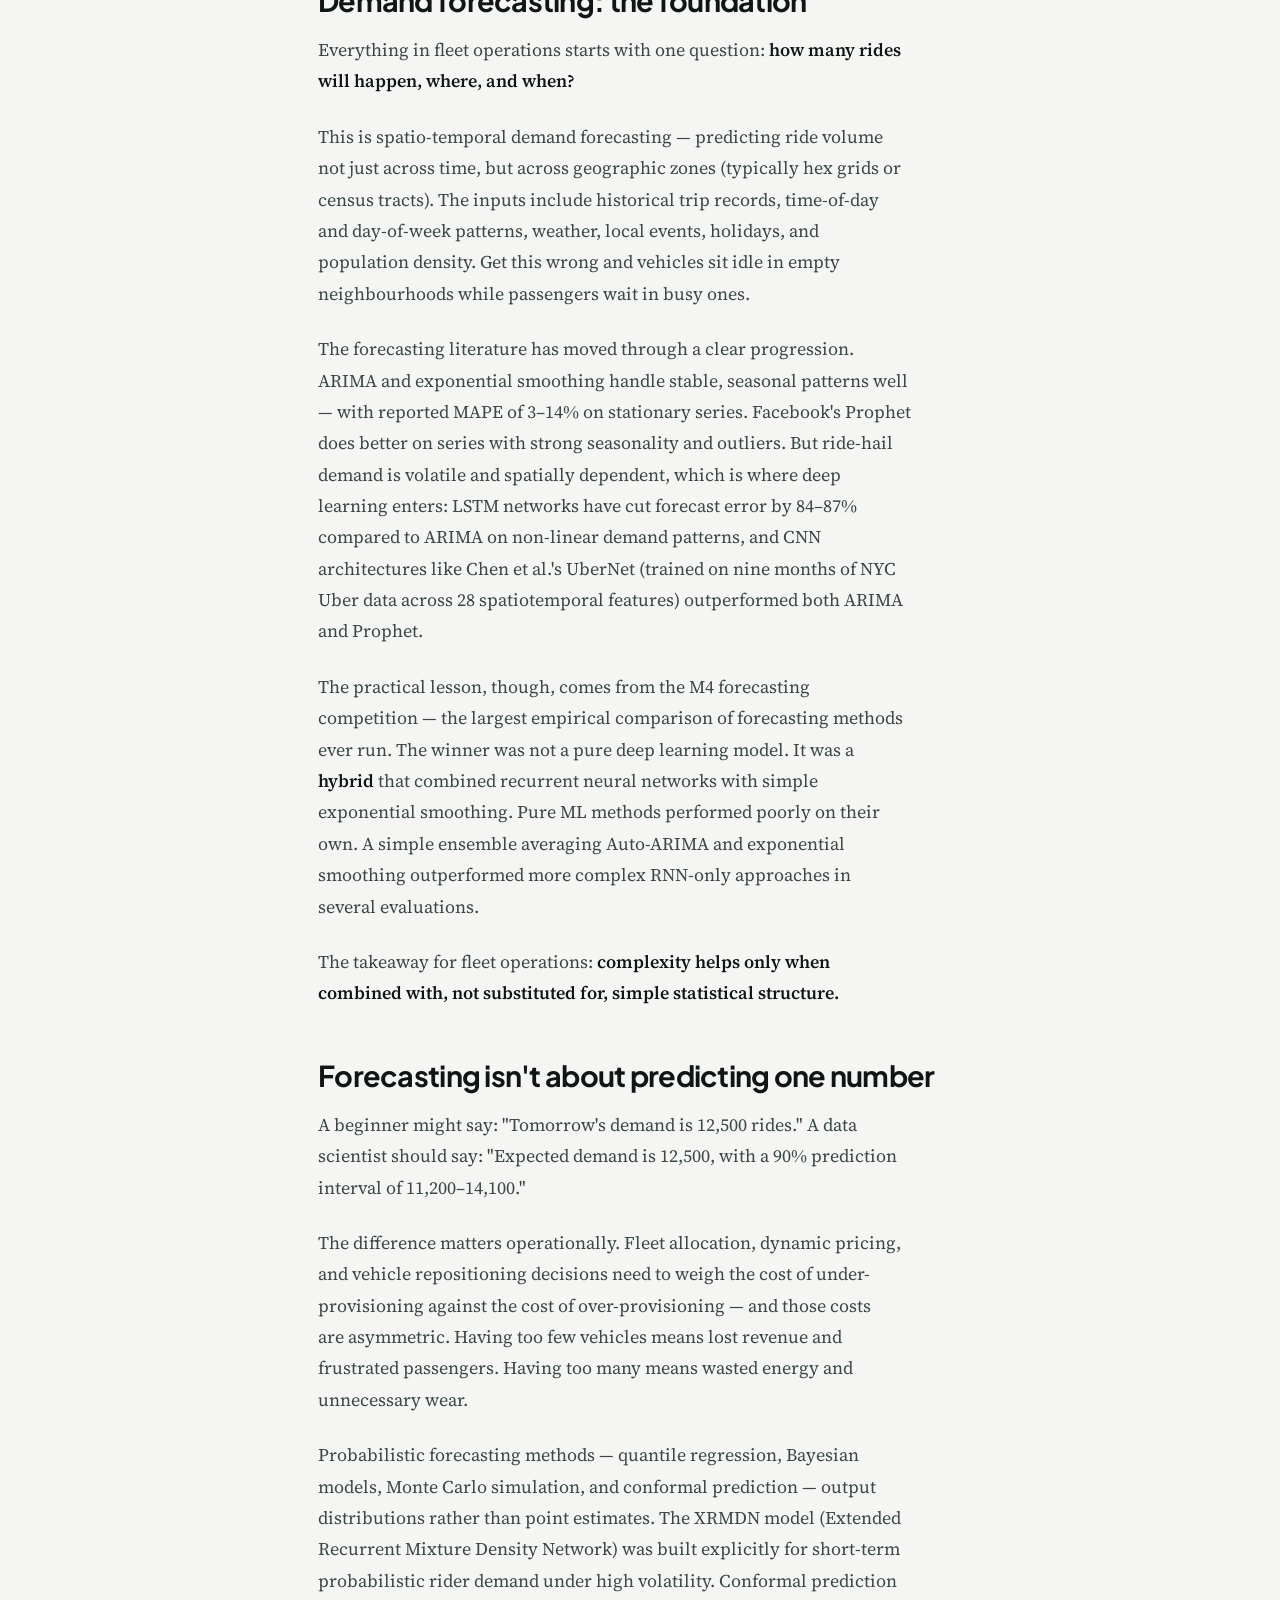
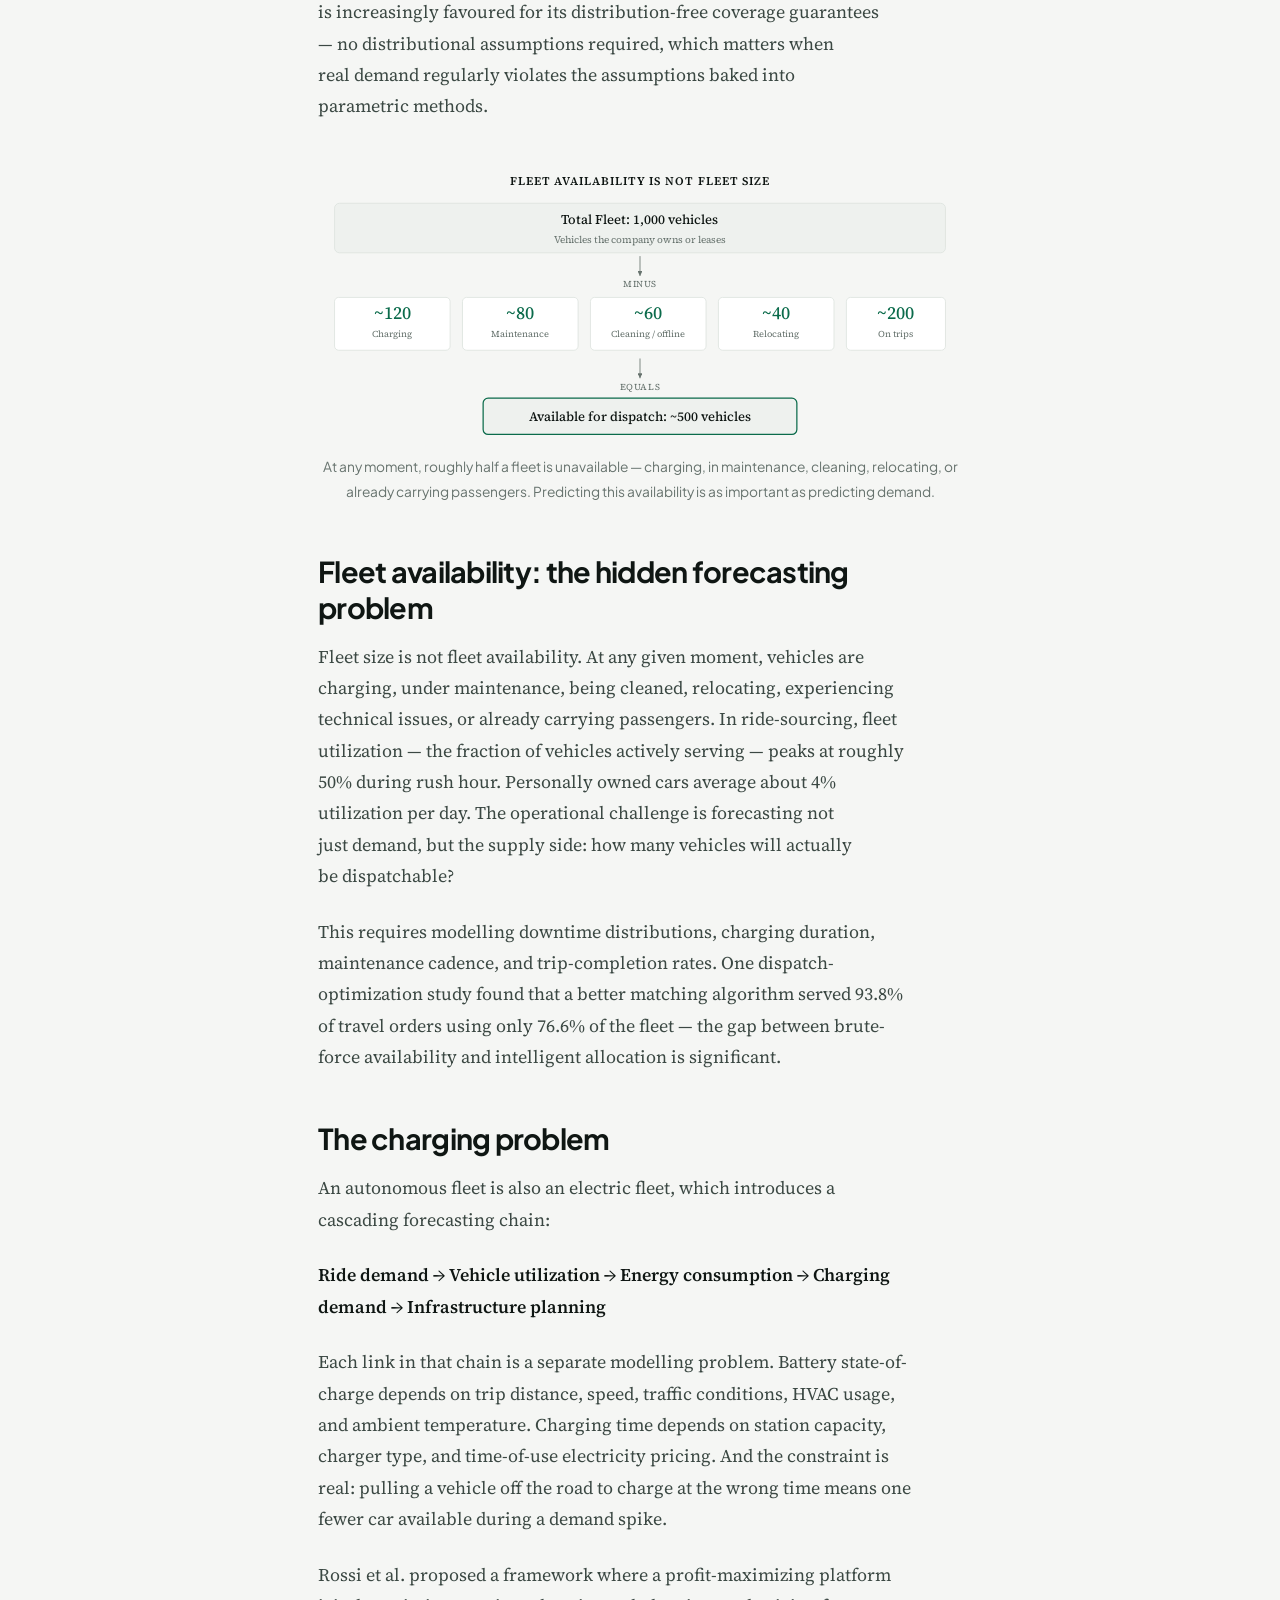
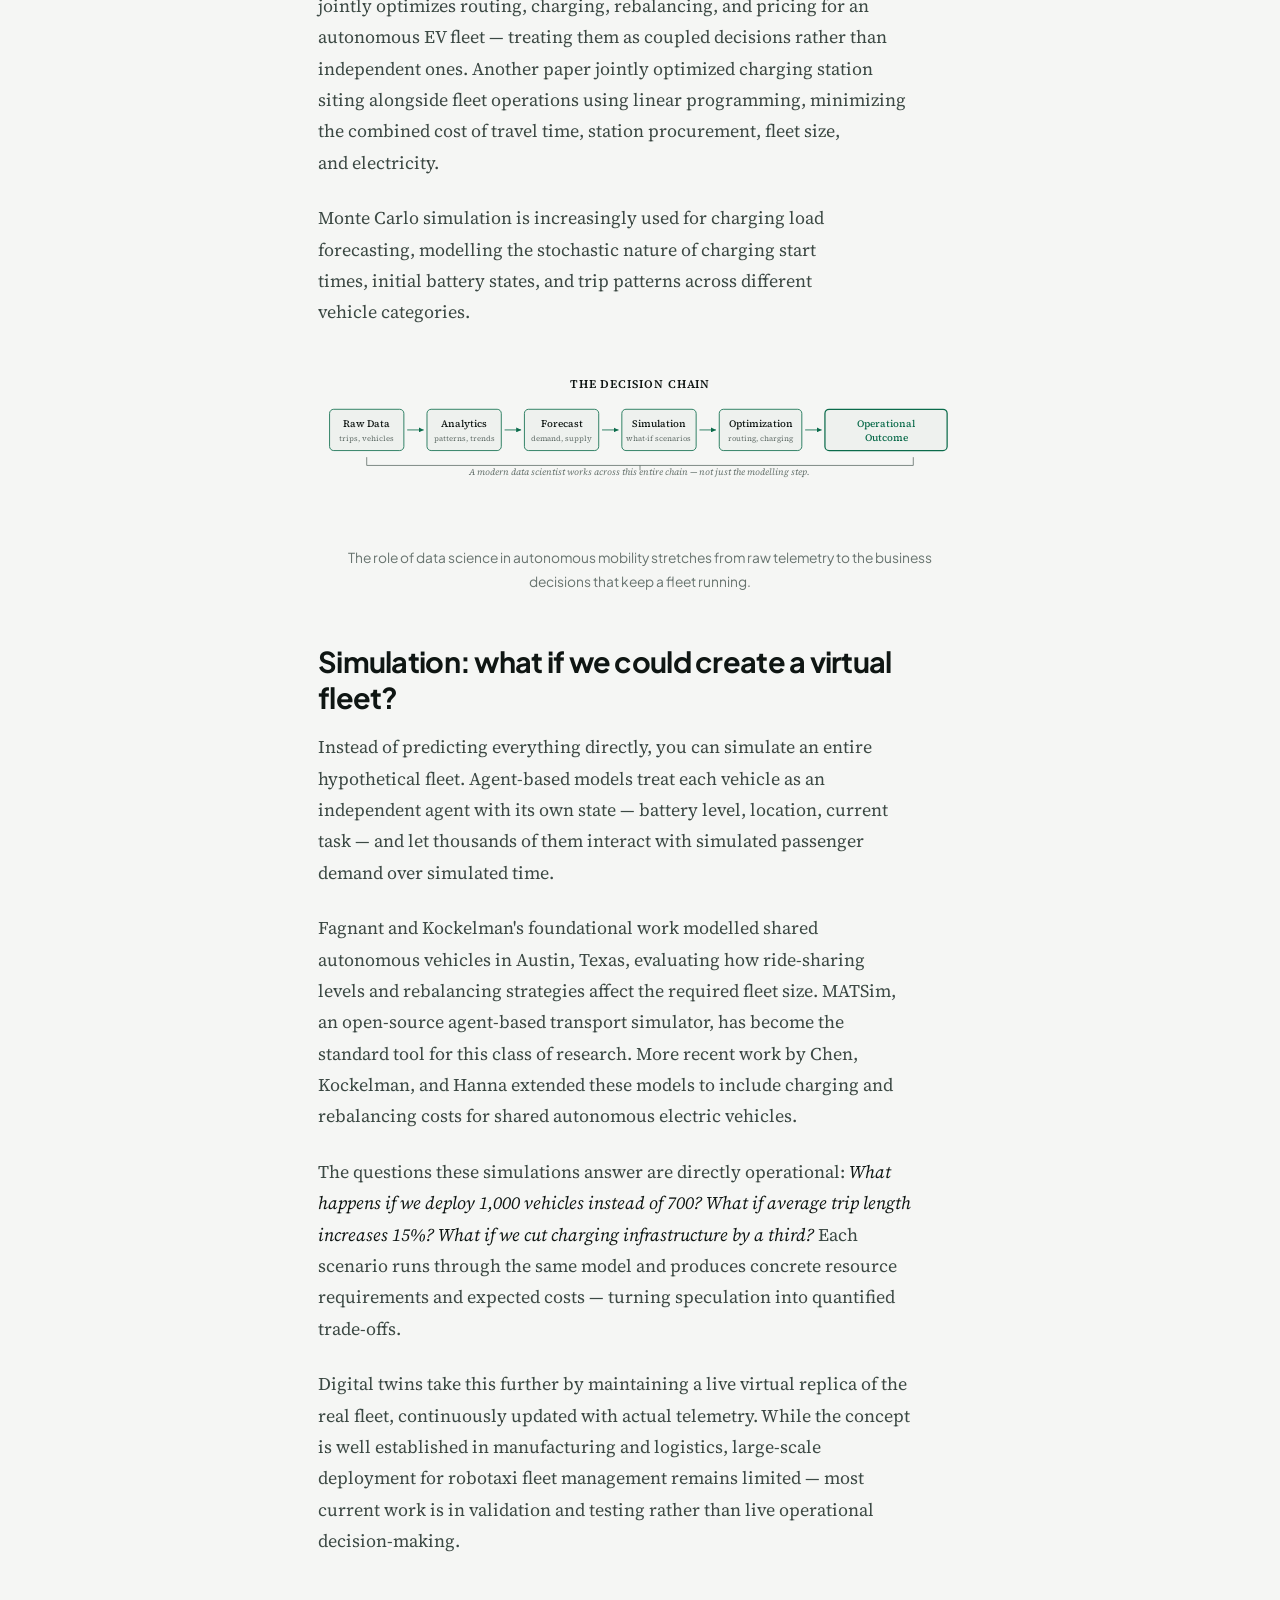
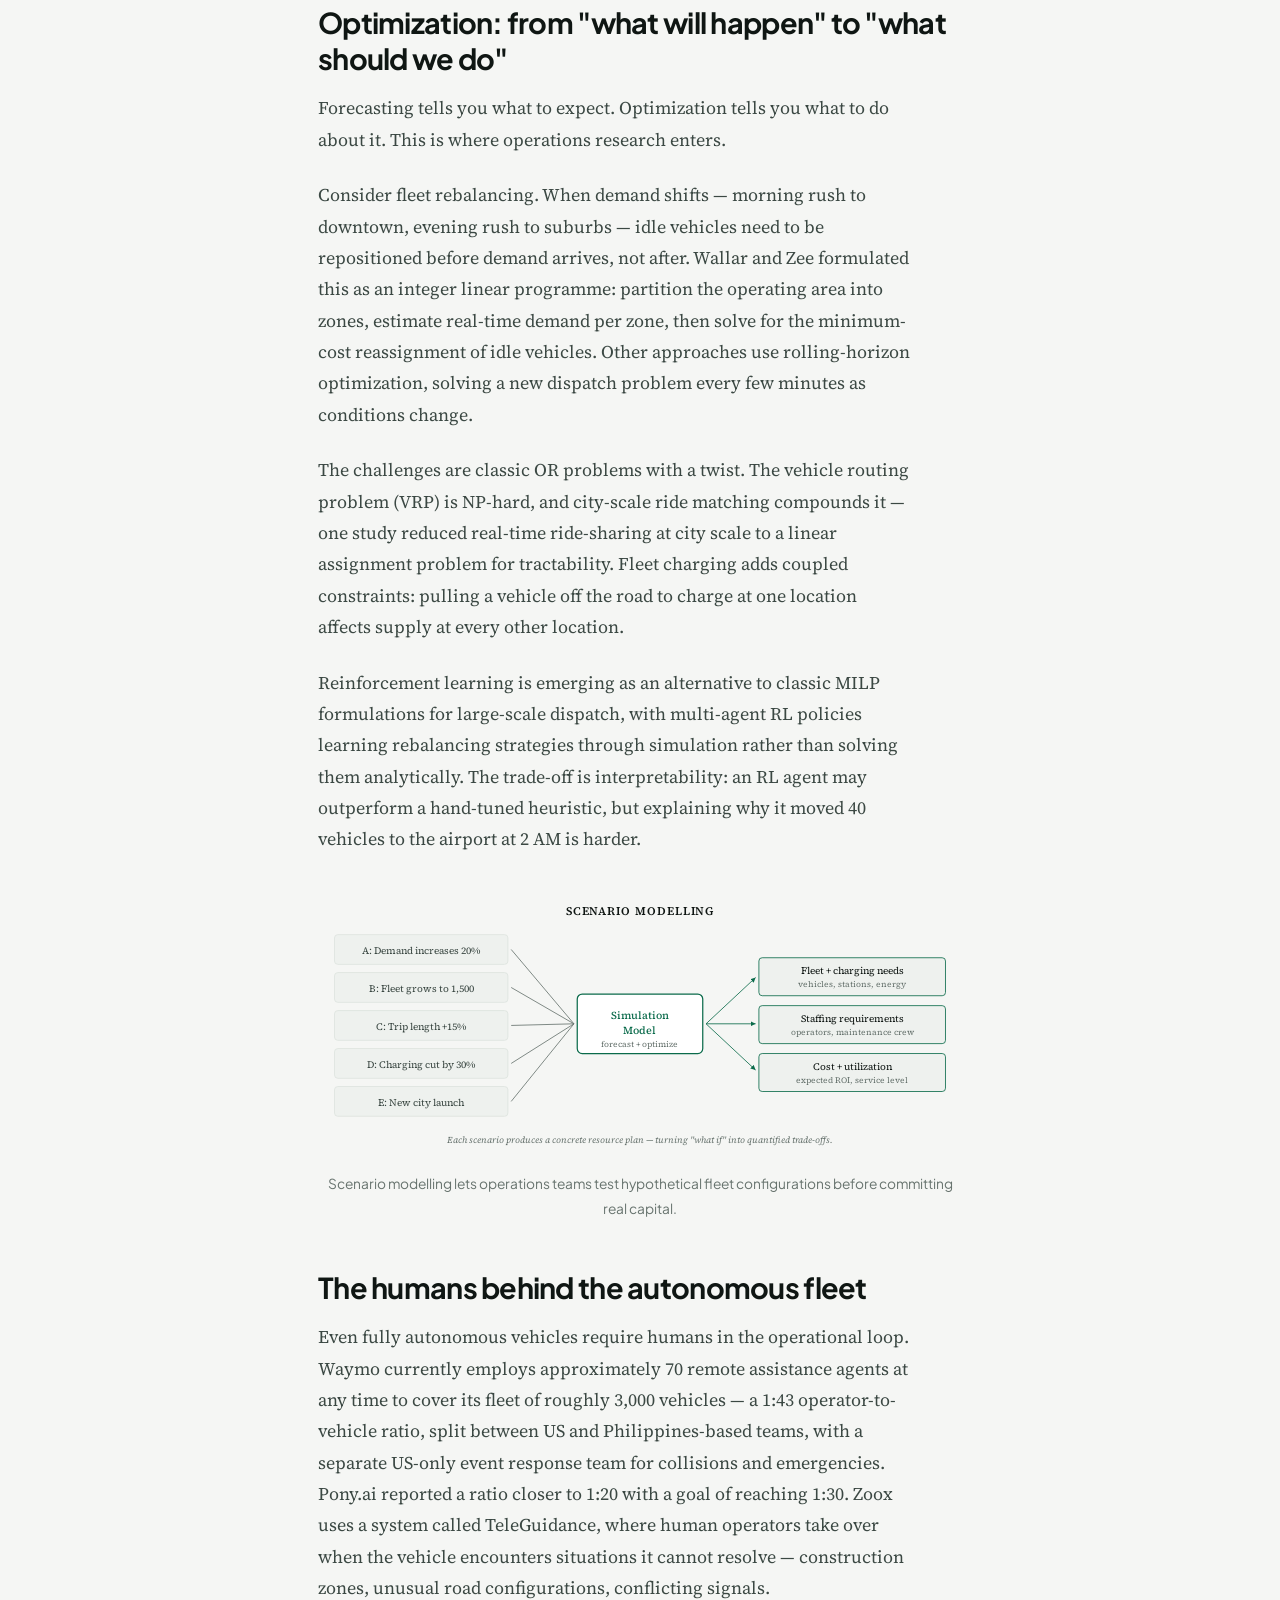
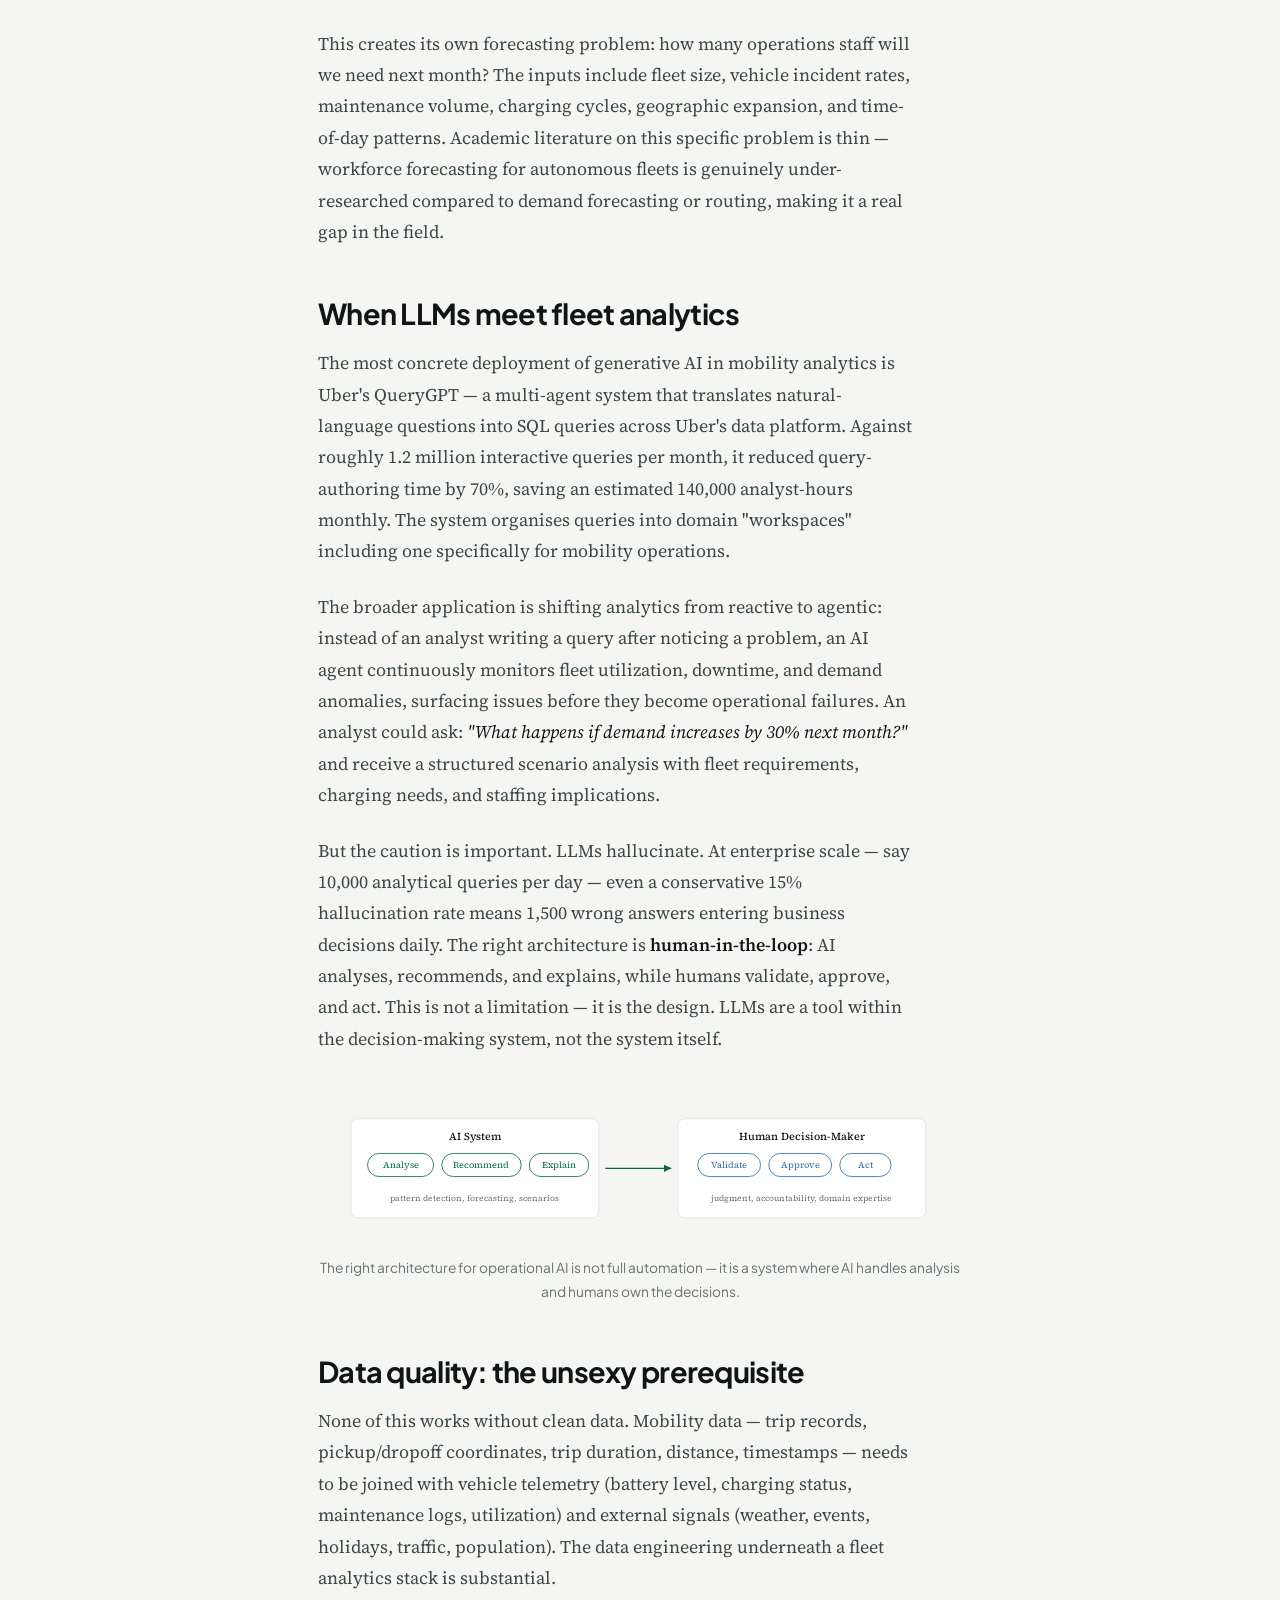
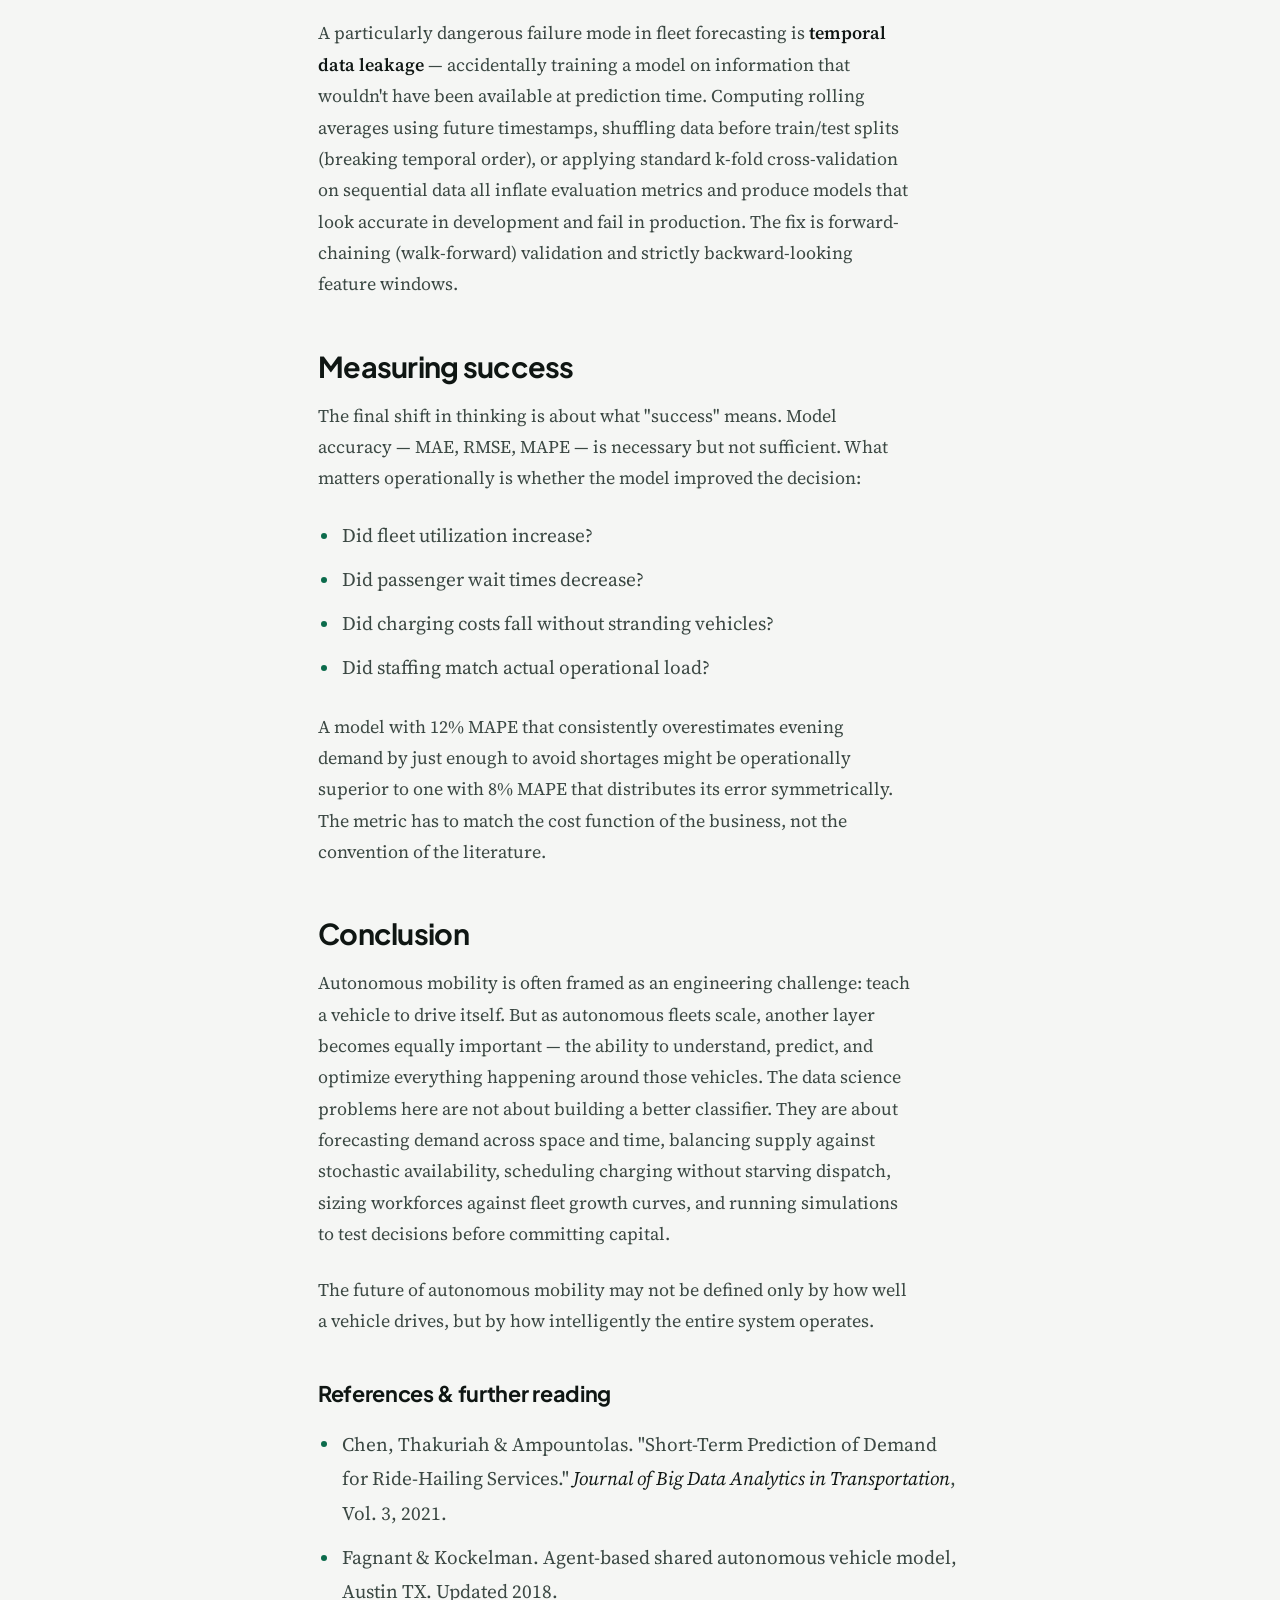
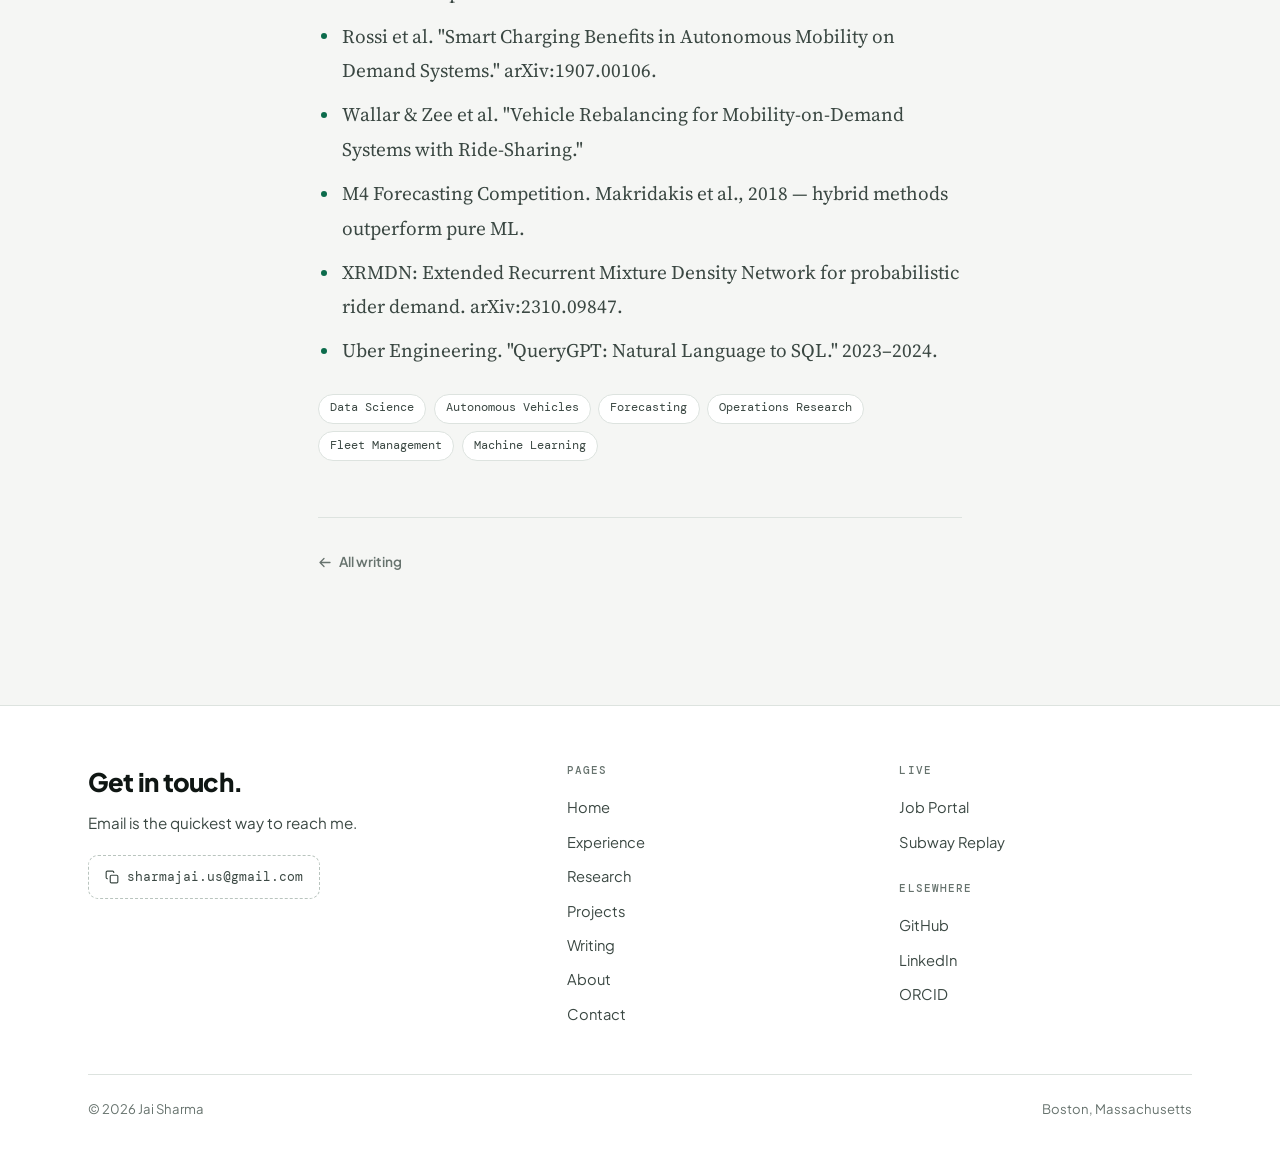
<file: post-autonomous-mobility.html>
<!doctype html>
<html lang="en">
<head>
<meta charset="utf-8">
<meta name="viewport" content="width=device-width, initial-scale=1">
<title>Beyond Self-Driving: The Data Science Behind Autonomous Mobility — Jai Sharma</title>
<meta name="description" content="Making one vehicle autonomous is one problem. Operating thousands of them efficiently is an entirely different data science challenge — one built on forecasting, optimization, simulation and AI.">
<link rel="canonical" href="https://sharmajai.com/post-autonomous-mobility.html">
<link rel="icon" href="assets/branding/favicon.ico" sizes="32x32">
<link rel="icon" href="assets/branding/icon-192.png" type="image/png" sizes="192x192">
<link rel="apple-touch-icon" href="assets/branding/apple-touch-icon.png">
<meta property="og:type" content="article">
<meta property="og:title" content="Beyond Self-Driving: The Data Science Behind Autonomous Mobility">
<meta property="og:description" content="Making one vehicle autonomous is one problem. Operating thousands of them efficiently is an entirely different data science challenge.">
<meta property="og:image" content="https://sharmajai.com/assets/branding/og-image.jpg">
<meta name="twitter:card" content="summary_large_image">
<link rel="preconnect" href="https://fonts.googleapis.com">
<link rel="preconnect" href="https://fonts.gstatic.com" crossorigin>
<link href="https://fonts.googleapis.com/css2?family=Plus+Jakarta+Sans:wght@400..800&amp;family=Source+Serif+4:ital,opsz,wght@0,8..60,400..600;1,8..60,400&amp;family=DM+Mono:wght@400;500&amp;display=swap" rel="stylesheet">
<link rel="stylesheet" href="css/site.css">
</head>
<body>
<a class="skip" href="#main">Skip to content</a>

<header class="nav">
  <div class="nav__in">
    <a class="brand" href="index.html">
      <span class="brand__mark" aria-hidden="true">JS</span>
      <span class="brand__name">Jai Sharma</span>
    </a>
    <button class="nav__toggle" type="button" aria-expanded="false" aria-label="Open menu" aria-controls="nav-links">
      <svg viewBox="0 0 16 16" fill="none" aria-hidden="true"><path d="M1 4h14M1 8h14M1 12h14" stroke="currentColor" stroke-width="1.3" stroke-linecap="round"/></svg>
    </button>
    <nav class="nav__links" id="nav-links" data-open="false" aria-label="Primary">
      <a class="nav__link" href="experience.html">Experience</a>
      <a class="nav__link" href="research.html">Research</a>
      <a class="nav__link" href="projects.html">Projects</a>
      <a class="nav__link" href="writing.html">Writing</a>
      <a class="nav__link" href="about.html">About</a>
      <a class="nav__link" href="contact.html">Contact</a>
    </nav>
  </div>
</header>

<main id="main">
  <article class="wrap post">
    <a class="back" href="writing.html" data-back>All writing</a>
    <div class="post__meta">
      <span class="label post__date">3 September 2026</span>
      <span class="post__reading">12 min read</span>
    </div>
    <h1 class="display">Beyond Self-Driving: The Data Science Behind Autonomous Mobility</h1>

    <div class="post__body prose">
      <p>When we talk about autonomous vehicles, the conversation usually revolves around whether a car can perceive its surroundings, understand its environment, and safely navigate without a human driver. But what happens when autonomous vehicles become an operational fleet? Making one vehicle autonomous is one problem. Operating thousands of them efficiently is an entirely different data science challenge — one that sits at the intersection of forecasting, optimization, simulation, operations research, and artificial intelligence.</p>

      <p>Waymo now runs roughly 2,500 vehicles across eleven cities, completing over 500,000 paid trips per week — roughly 14 million rides in 2025 alone, a threefold increase over the previous year. Zoox launched paid service on the Las Vegas Strip in August 2026. And Cruise, after investing nearly $10 billion, halted its programme entirely — a reminder that the operational layer, not just the driving layer, determines whether an autonomous fleet survives.</p>

      <p>This article examines the data science problems that emerge once you move past "can it drive?" and into "can it operate at scale?"</p>

      <!-- ============ DIAGRAM 1: Driving vs Operations ============ -->
      <figure class="post__fig">
        <svg viewBox="0 0 780 420" xmlns="http://www.w3.org/2000/svg" style="width:100%;height:auto;font-family:var(--body),Archivo,system-ui,sans-serif" role="img" aria-label="Comparison diagram: Autonomous Driving versus Autonomous Operations">
          <!-- Background panels -->
          <rect x="10" y="50" width="370" height="350" rx="8" fill="#FFFFFF" stroke="#DDE3DF" stroke-width="1"/>
          <rect x="400" y="50" width="370" height="350" rx="8" fill="#FFFFFF" stroke="#DDE3DF" stroke-width="1"/>

          <!-- Headers -->
          <text x="195" y="30" text-anchor="middle" fill="#0F1613" font-size="14" font-weight="600" letter-spacing="0.08em" text-transform="uppercase">AUTONOMOUS DRIVING</text>
          <text x="585" y="30" text-anchor="middle" fill="#0F1613" font-size="14" font-weight="600" letter-spacing="0.08em" text-transform="uppercase">AUTONOMOUS OPERATIONS</text>

          <!-- Left column: driving pipeline -->
          <text x="195" y="88" text-anchor="middle" fill="#3B4843" font-size="11" letter-spacing="0.06em">THE VEHICLE ASKS:</text>

          <rect x="55" y="100" width="280" height="32" rx="4" fill="#EEF1EE"/>
          <text x="195" y="121" text-anchor="middle" fill="#3B4843" font-size="13">Where am I? What's around me?</text>

          <rect x="55" y="142" width="280" height="32" rx="4" fill="#EEF1EE"/>
          <text x="195" y="163" text-anchor="middle" fill="#3B4843" font-size="13">What is the traffic doing?</text>

          <rect x="55" y="184" width="280" height="32" rx="4" fill="#EEF1EE"/>
          <text x="195" y="205" text-anchor="middle" fill="#3B4843" font-size="13">How do I safely navigate?</text>

          <text x="195" y="245" text-anchor="middle" fill="#67736E" font-size="11" letter-spacing="0.06em">PIPELINE</text>

          <g transform="translate(40,258)">
            <rect x="0" y="0" width="68" height="26" rx="13" fill="none" stroke="#67736E" stroke-width="1"/>
            <text x="34" y="17" text-anchor="middle" fill="#3B4843" font-size="10">Perception</text>
            <line x1="72" y1="13" x2="84" y2="13" stroke="#67736E" stroke-width="1"/>
            <rect x="88" y="0" width="80" height="26" rx="13" fill="none" stroke="#67736E" stroke-width="1"/>
            <text x="128" y="17" text-anchor="middle" fill="#3B4843" font-size="10">Localization</text>
            <line x1="172" y1="13" x2="184" y2="13" stroke="#67736E" stroke-width="1"/>
            <rect x="188" y="0" width="68" height="26" rx="13" fill="none" stroke="#67736E" stroke-width="1"/>
            <text x="222" y="17" text-anchor="middle" fill="#3B4843" font-size="10">Prediction</text>

            <rect x="40" y="38" width="68" height="26" rx="13" fill="none" stroke="#67736E" stroke-width="1"/>
            <text x="74" y="55" text-anchor="middle" fill="#3B4843" font-size="10">Planning</text>
            <line x1="112" y1="51" x2="124" y2="51" stroke="#67736E" stroke-width="1"/>
            <rect x="128" y="38" width="68" height="26" rx="13" fill="none" stroke="#67736E" stroke-width="1"/>
            <text x="162" y="55" text-anchor="middle" fill="#3B4843" font-size="10">Control</text>
          </g>

          <!-- Vertical divider -->
          <line x1="390" y1="60" x2="390" y2="390" stroke="#DDE3DF" stroke-width="1" stroke-dasharray="4,4"/>

          <!-- Right column: operations -->
          <text x="585" y="88" text-anchor="middle" fill="#3B4843" font-size="11" letter-spacing="0.06em">THE COMPANY ASKS:</text>

          <rect x="445" y="100" width="280" height="32" rx="4" fill="#EEF1EE"/>
          <text x="585" y="121" text-anchor="middle" fill="#3B4843" font-size="13">How many vehicles should operate?</text>

          <rect x="445" y="142" width="280" height="32" rx="4" fill="#EEF1EE"/>
          <text x="585" y="163" text-anchor="middle" fill="#3B4843" font-size="13">Where will demand be tomorrow?</text>

          <rect x="445" y="184" width="280" height="32" rx="4" fill="#EEF1EE"/>
          <text x="585" y="205" text-anchor="middle" fill="#3B4843" font-size="13">When should vehicles charge?</text>

          <rect x="445" y="226" width="280" height="32" rx="4" fill="#EEF1EE"/>
          <text x="585" y="247" text-anchor="middle" fill="#3B4843" font-size="13">How much staffing is needed?</text>

          <text x="585" y="287" text-anchor="middle" fill="#67736E" font-size="11" letter-spacing="0.06em">PIPELINE</text>

          <g transform="translate(425,298)">
            <rect x="0" y="0" width="52" height="26" rx="13" fill="none" stroke="#0B6B4B" stroke-width="1"/>
            <text x="26" y="17" text-anchor="middle" fill="#0B6B4B" font-size="10">Data</text>
            <line x1="56" y1="13" x2="64" y2="13" stroke="#67736E" stroke-width="1"/>
            <rect x="68" y="0" width="72" height="26" rx="13" fill="none" stroke="#0B6B4B" stroke-width="1"/>
            <text x="104" y="17" text-anchor="middle" fill="#0B6B4B" font-size="10">Forecasting</text>
            <line x1="144" y1="13" x2="152" y2="13" stroke="#67736E" stroke-width="1"/>
            <rect x="156" y="0" width="86" height="26" rx="13" fill="none" stroke="#0B6B4B" stroke-width="1"/>
            <text x="199" y="17" text-anchor="middle" fill="#0B6B4B" font-size="10">Optimization</text>
            <line x1="246" y1="13" x2="254" y2="13" stroke="#67736E" stroke-width="1"/>
            <rect x="258" y="0" width="66" height="26" rx="13" fill="none" stroke="#0B6B4B" stroke-width="1"/>
            <text x="291" y="17" text-anchor="middle" fill="#0B6B4B" font-size="10">Decision</text>
          </g>

          <!-- Arrows pointing down to pipeline on both sides -->
          <line x1="195" y1="220" x2="195" y2="240" stroke="#67736E" stroke-width="1" marker-end="url(#arrowDim)"/>
          <line x1="585" y1="262" x2="585" y2="282" stroke="#67736E" stroke-width="1" marker-end="url(#arrowDim)"/>
          <defs>
            <marker id="arrowDim" viewBox="0 0 6 6" refX="6" refY="3" markerWidth="6" markerHeight="6" orient="auto">
              <path d="M0,0 L6,3 L0,6" fill="#67736E"/>
            </marker>
            <marker id="arrowSignal" viewBox="0 0 6 6" refX="6" refY="3" markerWidth="6" markerHeight="6" orient="auto">
              <path d="M0,0 L6,3 L0,6" fill="#0B6B4B"/>
            </marker>
          </defs>
        </svg>
        <figcaption>The vehicle's problem is real-time perception and control. The company's problem is forecasting, optimization, and decision-making at fleet scale.</figcaption>
      </figure>

      <h2>Demand forecasting: the foundation</h2>

      <p>Everything in fleet operations starts with one question: <strong>how many rides will happen, where, and when?</strong></p>

      <p>This is spatio-temporal demand forecasting — predicting ride volume not just across time, but across geographic zones (typically hex grids or census tracts). The inputs include historical trip records, time-of-day and day-of-week patterns, weather, local events, holidays, and population density. Get this wrong and vehicles sit idle in empty neighbourhoods while passengers wait in busy ones.</p>

      <p>The forecasting literature has moved through a clear progression. ARIMA and exponential smoothing handle stable, seasonal patterns well — with reported MAPE of 3–14% on stationary series. Facebook's Prophet does better on series with strong seasonality and outliers. But ride-hail demand is volatile and spatially dependent, which is where deep learning enters: LSTM networks have cut forecast error by 84–87% compared to ARIMA on non-linear demand patterns, and CNN architectures like Chen et al.'s UberNet (trained on nine months of NYC Uber data across 28 spatiotemporal features) outperformed both ARIMA and Prophet.</p>

      <p>The practical lesson, though, comes from the M4 forecasting competition — the largest empirical comparison of forecasting methods ever run. The winner was not a pure deep learning model. It was a <strong>hybrid</strong> that combined recurrent neural networks with simple exponential smoothing. Pure ML methods performed poorly on their own. A simple ensemble averaging Auto-ARIMA and exponential smoothing outperformed more complex RNN-only approaches in several evaluations.</p>

      <p>The takeaway for fleet operations: <strong>complexity helps only when combined with, not substituted for, simple statistical structure.</strong></p>

      <h2>Forecasting isn't about predicting one number</h2>

      <p>A beginner might say: "Tomorrow's demand is 12,500 rides." A data scientist should say: "Expected demand is 12,500, with a 90% prediction interval of 11,200–14,100."</p>

      <p>The difference matters operationally. Fleet allocation, dynamic pricing, and vehicle repositioning decisions need to weigh the cost of under-provisioning against the cost of over-provisioning — and those costs are asymmetric. Having too few vehicles means lost revenue and frustrated passengers. Having too many means wasted energy and unnecessary wear.</p>

      <p>Probabilistic forecasting methods — quantile regression, Bayesian models, Monte Carlo simulation, and conformal prediction — output distributions rather than point estimates. The XRMDN model (Extended Recurrent Mixture Density Network) was built explicitly for short-term probabilistic rider demand under high volatility. Conformal prediction is increasingly favoured for its distribution-free coverage guarantees — no distributional assumptions required, which matters when real demand regularly violates the assumptions baked into parametric methods.</p>

      <!-- ============ DIAGRAM 2: Fleet Availability ============ -->
      <figure class="post__fig">
        <svg viewBox="0 0 780 340" xmlns="http://www.w3.org/2000/svg" style="width:100%;height:auto;font-family:var(--body),Archivo,system-ui,sans-serif" role="img" aria-label="Fleet availability breakdown diagram">
          <text x="390" y="28" text-anchor="middle" fill="#0F1613" font-size="14" font-weight="600" letter-spacing="0.08em">FLEET AVAILABILITY IS NOT FLEET SIZE</text>

          <!-- Total fleet box -->
          <rect x="20" y="50" width="740" height="60" rx="6" fill="#EEF1EE" stroke="#DDE3DF" stroke-width="1"/>
          <text x="390" y="75" text-anchor="middle" fill="#0F1613" font-size="16" font-weight="500">Total Fleet: 1,000 vehicles</text>
          <text x="390" y="98" text-anchor="middle" fill="#67736E" font-size="12">Vehicles the company owns or leases</text>

          <!-- Arrow down -->
          <line x1="390" y1="114" x2="390" y2="138" stroke="#67736E" stroke-width="1" marker-end="url(#arrowDim)"/>
          <text x="390" y="152" text-anchor="middle" fill="#67736E" font-size="11" letter-spacing="0.06em">MINUS</text>

          <!-- Unavailable blocks -->
          <g transform="translate(20,164)">
            <rect x="0" y="0" width="140" height="64" rx="5" fill="#FFFFFF" stroke="#DDE3DF" stroke-width="1"/>
            <text x="70" y="26" text-anchor="middle" fill="#0B6B4B" font-size="22" font-weight="500">~120</text>
            <text x="70" y="48" text-anchor="middle" fill="#67736E" font-size="11">Charging</text>

            <rect x="155" y="0" width="140" height="64" rx="5" fill="#FFFFFF" stroke="#DDE3DF" stroke-width="1"/>
            <text x="225" y="26" text-anchor="middle" fill="#0B6B4B" font-size="22" font-weight="500">~80</text>
            <text x="225" y="48" text-anchor="middle" fill="#67736E" font-size="11">Maintenance</text>

            <rect x="310" y="0" width="140" height="64" rx="5" fill="#FFFFFF" stroke="#DDE3DF" stroke-width="1"/>
            <text x="380" y="26" text-anchor="middle" fill="#0B6B4B" font-size="22" font-weight="500">~60</text>
            <text x="380" y="48" text-anchor="middle" fill="#67736E" font-size="11">Cleaning / offline</text>

            <rect x="465" y="0" width="140" height="64" rx="5" fill="#FFFFFF" stroke="#DDE3DF" stroke-width="1"/>
            <text x="535" y="26" text-anchor="middle" fill="#0B6B4B" font-size="22" font-weight="500">~40</text>
            <text x="535" y="48" text-anchor="middle" fill="#67736E" font-size="11">Relocating</text>

            <rect x="620" y="0" width="120" height="64" rx="5" fill="#FFFFFF" stroke="#DDE3DF" stroke-width="1"/>
            <text x="680" y="26" text-anchor="middle" fill="#0B6B4B" font-size="22" font-weight="500">~200</text>
            <text x="680" y="48" text-anchor="middle" fill="#67736E" font-size="11">On trips</text>
          </g>

          <!-- Arrow down -->
          <line x1="390" y1="238" x2="390" y2="262" stroke="#67736E" stroke-width="1" marker-end="url(#arrowDim)"/>
          <text x="390" y="276" text-anchor="middle" fill="#67736E" font-size="11" letter-spacing="0.06em">EQUALS</text>

          <!-- Available fleet -->
          <rect x="200" y="286" width="380" height="44" rx="6" fill="#EEF1EE" stroke="#0B6B4B" stroke-width="1.5"/>
          <text x="390" y="314" text-anchor="middle" fill="#0F1613" font-size="16" font-weight="500">Available for dispatch: ~500 vehicles</text>
        </svg>
        <figcaption>At any moment, roughly half a fleet is unavailable — charging, in maintenance, cleaning, relocating, or already carrying passengers. Predicting this availability is as important as predicting demand.</figcaption>
      </figure>

      <h2>Fleet availability: the hidden forecasting problem</h2>

      <p>Fleet size is not fleet availability. At any given moment, vehicles are charging, under maintenance, being cleaned, relocating, experiencing technical issues, or already carrying passengers. In ride-sourcing, fleet utilization — the fraction of vehicles actively serving — peaks at roughly 50% during rush hour. Personally owned cars average about 4% utilization per day. The operational challenge is forecasting not just demand, but the supply side: how many vehicles will actually be dispatchable?</p>

      <p>This requires modelling downtime distributions, charging duration, maintenance cadence, and trip-completion rates. One dispatch-optimization study found that a better matching algorithm served 93.8% of travel orders using only 76.6% of the fleet — the gap between brute-force availability and intelligent allocation is significant.</p>

      <h2>The charging problem</h2>

      <p>An autonomous fleet is also an electric fleet, which introduces a cascading forecasting chain:</p>

      <p><strong>Ride demand &rarr; Vehicle utilization &rarr; Energy consumption &rarr; Charging demand &rarr; Infrastructure planning</strong></p>

      <p>Each link in that chain is a separate modelling problem. Battery state-of-charge depends on trip distance, speed, traffic conditions, HVAC usage, and ambient temperature. Charging time depends on station capacity, charger type, and time-of-use electricity pricing. And the constraint is real: pulling a vehicle off the road to charge at the wrong time means one fewer car available during a demand spike.</p>

      <p>Rossi et al. proposed a framework where a profit-maximizing platform jointly optimizes routing, charging, rebalancing, and pricing for an autonomous EV fleet — treating them as coupled decisions rather than independent ones. Another paper jointly optimized charging station siting alongside fleet operations using linear programming, minimizing the combined cost of travel time, station procurement, fleet size, and electricity.</p>

      <p>Monte Carlo simulation is increasingly used for charging load forecasting, modelling the stochastic nature of charging start times, initial battery states, and trip patterns across different vehicle categories.</p>

      <!-- ============ DIAGRAM 3: Decision Chain ============ -->
      <figure class="post__fig">
        <svg viewBox="0 0 780 200" xmlns="http://www.w3.org/2000/svg" style="width:100%;height:auto;font-family:var(--body),Archivo,system-ui,sans-serif" role="img" aria-label="The data science decision chain from raw data to operational outcome">
          <text x="390" y="24" text-anchor="middle" fill="#0F1613" font-size="14" font-weight="600" letter-spacing="0.08em">THE DECISION CHAIN</text>

          <g transform="translate(14,50)">
            <!-- Step boxes -->
            <rect x="0" y="0" width="90" height="50" rx="5" fill="#EEF1EE" stroke="#0B6B4B" stroke-width="1"/>
            <text x="45" y="22" text-anchor="middle" fill="#0F1613" font-size="12" font-weight="500">Raw Data</text>
            <text x="45" y="38" text-anchor="middle" fill="#67736E" font-size="9">trips, vehicles</text>

            <line x1="94" y1="25" x2="114" y2="25" stroke="#0B6B4B" stroke-width="1" marker-end="url(#arrowSignal)"/>

            <rect x="118" y="0" width="90" height="50" rx="5" fill="#EEF1EE" stroke="#0B6B4B" stroke-width="1"/>
            <text x="163" y="22" text-anchor="middle" fill="#0F1613" font-size="12" font-weight="500">Analytics</text>
            <text x="163" y="38" text-anchor="middle" fill="#67736E" font-size="9">patterns, trends</text>

            <line x1="212" y1="25" x2="232" y2="25" stroke="#0B6B4B" stroke-width="1" marker-end="url(#arrowSignal)"/>

            <rect x="236" y="0" width="90" height="50" rx="5" fill="#EEF1EE" stroke="#0B6B4B" stroke-width="1"/>
            <text x="281" y="22" text-anchor="middle" fill="#0F1613" font-size="12" font-weight="500">Forecast</text>
            <text x="281" y="38" text-anchor="middle" fill="#67736E" font-size="9">demand, supply</text>

            <line x1="330" y1="25" x2="350" y2="25" stroke="#0B6B4B" stroke-width="1" marker-end="url(#arrowSignal)"/>

            <rect x="354" y="0" width="90" height="50" rx="5" fill="#EEF1EE" stroke="#0B6B4B" stroke-width="1"/>
            <text x="399" y="22" text-anchor="middle" fill="#0F1613" font-size="12" font-weight="500">Simulation</text>
            <text x="399" y="38" text-anchor="middle" fill="#67736E" font-size="9">what-if scenarios</text>

            <line x1="448" y1="25" x2="468" y2="25" stroke="#0B6B4B" stroke-width="1" marker-end="url(#arrowSignal)"/>

            <rect x="472" y="0" width="100" height="50" rx="5" fill="#EEF1EE" stroke="#0B6B4B" stroke-width="1"/>
            <text x="522" y="22" text-anchor="middle" fill="#0F1613" font-size="12" font-weight="500">Optimization</text>
            <text x="522" y="38" text-anchor="middle" fill="#67736E" font-size="9">routing, charging</text>

            <line x1="576" y1="25" x2="596" y2="25" stroke="#0B6B4B" stroke-width="1" marker-end="url(#arrowSignal)"/>

            <rect x="600" y="0" width="148" height="50" rx="5" fill="#EEF1EE" stroke="#0B6B4B" stroke-width="1.5"/>
            <text x="674" y="22" text-anchor="middle" fill="#0B6B4B" font-size="12" font-weight="500">Operational</text>
            <text x="674" y="38" text-anchor="middle" fill="#0B6B4B" font-size="12" font-weight="500">Outcome</text>
          </g>

          <!-- Bottom annotation -->
          <text x="390" y="130" text-anchor="middle" fill="#67736E" font-size="11" font-style="italic">A modern data scientist works across this entire chain — not just the modelling step.</text>

          <!-- Bracket underneath -->
          <line x1="59" y1="108" x2="59" y2="118" stroke="#67736E" stroke-width="1"/>
          <line x1="59" y1="118" x2="721" y2="118" stroke="#67736E" stroke-width="1"/>
          <line x1="721" y1="108" x2="721" y2="118" stroke="#67736E" stroke-width="1"/>
          <line x1="390" y1="118" x2="390" y2="124" stroke="#67736E" stroke-width="1"/>
        </svg>
        <figcaption>The role of data science in autonomous mobility stretches from raw telemetry to the business decisions that keep a fleet running.</figcaption>
      </figure>

      <h2>Simulation: what if we could create a virtual fleet?</h2>

      <p>Instead of predicting everything directly, you can simulate an entire hypothetical fleet. Agent-based models treat each vehicle as an independent agent with its own state — battery level, location, current task — and let thousands of them interact with simulated passenger demand over simulated time.</p>

      <p>Fagnant and Kockelman's foundational work modelled shared autonomous vehicles in Austin, Texas, evaluating how ride-sharing levels and rebalancing strategies affect the required fleet size. MATSim, an open-source agent-based transport simulator, has become the standard tool for this class of research. More recent work by Chen, Kockelman, and Hanna extended these models to include charging and rebalancing costs for shared autonomous electric vehicles.</p>

      <p>The questions these simulations answer are directly operational: <em>What happens if we deploy 1,000 vehicles instead of 700? What if average trip length increases 15%? What if we cut charging infrastructure by a third?</em> Each scenario runs through the same model and produces concrete resource requirements and expected costs — turning speculation into quantified trade-offs.</p>

      <p>Digital twins take this further by maintaining a live virtual replica of the real fleet, continuously updated with actual telemetry. While the concept is well established in manufacturing and logistics, large-scale deployment for robotaxi fleet management remains limited — most current work is in validation and testing rather than live operational decision-making.</p>

      <h2>Optimization: from "what will happen" to "what should we do"</h2>

      <p>Forecasting tells you what to expect. Optimization tells you what to do about it. This is where operations research enters.</p>

      <p>Consider fleet rebalancing. When demand shifts — morning rush to downtown, evening rush to suburbs — idle vehicles need to be repositioned before demand arrives, not after. Wallar and Zee formulated this as an integer linear programme: partition the operating area into zones, estimate real-time demand per zone, then solve for the minimum-cost reassignment of idle vehicles. Other approaches use rolling-horizon optimization, solving a new dispatch problem every few minutes as conditions change.</p>

      <p>The challenges are classic OR problems with a twist. The vehicle routing problem (VRP) is NP-hard, and city-scale ride matching compounds it — one study reduced real-time ride-sharing at city scale to a linear assignment problem for tractability. Fleet charging adds coupled constraints: pulling a vehicle off the road to charge at one location affects supply at every other location.</p>

      <p>Reinforcement learning is emerging as an alternative to classic MILP formulations for large-scale dispatch, with multi-agent RL policies learning rebalancing strategies through simulation rather than solving them analytically. The trade-off is interpretability: an RL agent may outperform a hand-tuned heuristic, but explaining why it moved 40 vehicles to the airport at 2 AM is harder.</p>

      <!-- ============ DIAGRAM 4: Scenario Modelling ============ -->
      <figure class="post__fig">
        <svg viewBox="0 0 780 320" xmlns="http://www.w3.org/2000/svg" style="width:100%;height:auto;font-family:var(--body),Archivo,system-ui,sans-serif" role="img" aria-label="Scenario modelling: five what-if scenarios flowing through a model to produce resource requirements">
          <text x="390" y="24" text-anchor="middle" fill="#0F1613" font-size="14" font-weight="600" letter-spacing="0.08em">SCENARIO MODELLING</text>

          <!-- Scenarios on the left -->
          <rect x="20" y="48" width="210" height="36" rx="4" fill="#EEF1EE" stroke="#DDE3DF" stroke-width="1"/>
          <text x="125" y="71" text-anchor="middle" fill="#3B4843" font-size="12">A: Demand increases 20%</text>

          <rect x="20" y="94" width="210" height="36" rx="4" fill="#EEF1EE" stroke="#DDE3DF" stroke-width="1"/>
          <text x="125" y="117" text-anchor="middle" fill="#3B4843" font-size="12">B: Fleet grows to 1,500</text>

          <rect x="20" y="140" width="210" height="36" rx="4" fill="#EEF1EE" stroke="#DDE3DF" stroke-width="1"/>
          <text x="125" y="163" text-anchor="middle" fill="#3B4843" font-size="12">C: Trip length +15%</text>

          <rect x="20" y="186" width="210" height="36" rx="4" fill="#EEF1EE" stroke="#DDE3DF" stroke-width="1"/>
          <text x="125" y="209" text-anchor="middle" fill="#3B4843" font-size="12">D: Charging cut by 30%</text>

          <rect x="20" y="232" width="210" height="36" rx="4" fill="#EEF1EE" stroke="#DDE3DF" stroke-width="1"/>
          <text x="125" y="255" text-anchor="middle" fill="#3B4843" font-size="12">E: New city launch</text>

          <!-- Arrows to model -->
          <line x1="234" y1="66" x2="310" y2="156" stroke="#67736E" stroke-width="1"/>
          <line x1="234" y1="112" x2="310" y2="156" stroke="#67736E" stroke-width="1"/>
          <line x1="234" y1="158" x2="310" y2="156" stroke="#67736E" stroke-width="1"/>
          <line x1="234" y1="204" x2="310" y2="156" stroke="#67736E" stroke-width="1"/>
          <line x1="234" y1="250" x2="310" y2="156" stroke="#67736E" stroke-width="1"/>

          <!-- Model box -->
          <rect x="314" y="120" width="152" height="72" rx="6" fill="#FFFFFF" stroke="#0B6B4B" stroke-width="1.5"/>
          <text x="390" y="150" text-anchor="middle" fill="#0B6B4B" font-size="13" font-weight="500">Simulation</text>
          <text x="390" y="168" text-anchor="middle" fill="#0B6B4B" font-size="13" font-weight="500">Model</text>
          <text x="390" y="184" text-anchor="middle" fill="#67736E" font-size="10">forecast + optimize</text>

          <!-- Arrow to outputs -->
          <line x1="470" y1="156" x2="530" y2="100" stroke="#0B6B4B" stroke-width="1" marker-end="url(#arrowSignal)"/>
          <line x1="470" y1="156" x2="530" y2="156" stroke="#0B6B4B" stroke-width="1" marker-end="url(#arrowSignal)"/>
          <line x1="470" y1="156" x2="530" y2="212" stroke="#0B6B4B" stroke-width="1" marker-end="url(#arrowSignal)"/>

          <!-- Output boxes -->
          <rect x="534" y="76" width="226" height="46" rx="4" fill="#EEF1EE" stroke="#0B6B4B" stroke-width="1"/>
          <text x="647" y="96" text-anchor="middle" fill="#0F1613" font-size="12">Fleet + charging needs</text>
          <text x="647" y="112" text-anchor="middle" fill="#67736E" font-size="10">vehicles, stations, energy</text>

          <rect x="534" y="134" width="226" height="46" rx="4" fill="#EEF1EE" stroke="#0B6B4B" stroke-width="1"/>
          <text x="647" y="154" text-anchor="middle" fill="#0F1613" font-size="12">Staffing requirements</text>
          <text x="647" y="170" text-anchor="middle" fill="#67736E" font-size="10">operators, maintenance crew</text>

          <rect x="534" y="192" width="226" height="46" rx="4" fill="#EEF1EE" stroke="#0B6B4B" stroke-width="1"/>
          <text x="647" y="212" text-anchor="middle" fill="#0F1613" font-size="12">Cost + utilization</text>
          <text x="647" y="228" text-anchor="middle" fill="#67736E" font-size="10">expected ROI, service level</text>

          <!-- Bottom note -->
          <text x="390" y="300" text-anchor="middle" fill="#67736E" font-size="11" font-style="italic">Each scenario produces a concrete resource plan — turning "what if" into quantified trade-offs.</text>
        </svg>
        <figcaption>Scenario modelling lets operations teams test hypothetical fleet configurations before committing real capital.</figcaption>
      </figure>

      <h2>The humans behind the autonomous fleet</h2>

      <p>Even fully autonomous vehicles require humans in the operational loop. Waymo currently employs approximately 70 remote assistance agents at any time to cover its fleet of roughly 3,000 vehicles — a 1:43 operator-to-vehicle ratio, split between US and Philippines-based teams, with a separate US-only event response team for collisions and emergencies. Pony.ai reported a ratio closer to 1:20 with a goal of reaching 1:30. Zoox uses a system called TeleGuidance, where human operators take over when the vehicle encounters situations it cannot resolve — construction zones, unusual road configurations, conflicting signals.</p>

      <p>This creates its own forecasting problem: how many operations staff will we need next month? The inputs include fleet size, vehicle incident rates, maintenance volume, charging cycles, geographic expansion, and time-of-day patterns. Academic literature on this specific problem is thin — workforce forecasting for autonomous fleets is genuinely under-researched compared to demand forecasting or routing, making it a real gap in the field.</p>

      <h2>When LLMs meet fleet analytics</h2>

      <p>The most concrete deployment of generative AI in mobility analytics is Uber's QueryGPT — a multi-agent system that translates natural-language questions into SQL queries across Uber's data platform. Against roughly 1.2 million interactive queries per month, it reduced query-authoring time by 70%, saving an estimated 140,000 analyst-hours monthly. The system organises queries into domain "workspaces" including one specifically for mobility operations.</p>

      <p>The broader application is shifting analytics from reactive to agentic: instead of an analyst writing a query after noticing a problem, an AI agent continuously monitors fleet utilization, downtime, and demand anomalies, surfacing issues before they become operational failures. An analyst could ask: <em>"What happens if demand increases by 30% next month?"</em> and receive a structured scenario analysis with fleet requirements, charging needs, and staffing implications.</p>

      <p>But the caution is important. LLMs hallucinate. At enterprise scale — say 10,000 analytical queries per day — even a conservative 15% hallucination rate means 1,500 wrong answers entering business decisions daily. The right architecture is <strong>human-in-the-loop</strong>: AI analyses, recommends, and explains, while humans validate, approve, and act. This is not a limitation — it is the design. LLMs are a tool within the decision-making system, not the system itself.</p>

      <!-- ============ DIAGRAM 5: Human-in-the-Loop ============ -->
      <figure class="post__fig">
        <svg viewBox="0 0 780 180" xmlns="http://www.w3.org/2000/svg" style="width:100%;height:auto;font-family:var(--body),Archivo,system-ui,sans-serif" role="img" aria-label="Human-in-the-loop AI: AI analyses, recommends, explains while humans validate, approve, act">
          <!-- AI side -->
          <rect x="40" y="30" width="300" height="120" rx="8" fill="#FFFFFF" stroke="#DDE3DF" stroke-width="1"/>
          <text x="190" y="56" text-anchor="middle" fill="#0F1613" font-size="13" font-weight="500">AI System</text>
          <g transform="translate(60,72)">
            <rect x="0" y="0" width="80" height="28" rx="14" fill="none" stroke="#0B6B4B" stroke-width="1"/>
            <text x="40" y="18" text-anchor="middle" fill="#0B6B4B" font-size="11">Analyse</text>
            <rect x="90" y="0" width="96" height="28" rx="14" fill="none" stroke="#0B6B4B" stroke-width="1"/>
            <text x="138" y="18" text-anchor="middle" fill="#0B6B4B" font-size="11">Recommend</text>
            <rect x="196" y="0" width="72" height="28" rx="14" fill="none" stroke="#0B6B4B" stroke-width="1"/>
            <text x="232" y="18" text-anchor="middle" fill="#0B6B4B" font-size="11">Explain</text>
          </g>
          <text x="190" y="130" text-anchor="middle" fill="#67736E" font-size="10">pattern detection, forecasting, scenarios</text>

          <!-- Arrow -->
          <line x1="348" y1="90" x2="428" y2="90" stroke="#0B6B4B" stroke-width="1.5" marker-end="url(#arrowSignal)"/>

          <!-- Human side -->
          <rect x="436" y="30" width="300" height="120" rx="8" fill="#FFFFFF" stroke="#DDE3DF" stroke-width="1"/>
          <text x="586" y="56" text-anchor="middle" fill="#0F1613" font-size="13" font-weight="500">Human Decision-Maker</text>
          <g transform="translate(460,72)">
            <rect x="0" y="0" width="76" height="28" rx="14" fill="none" stroke="#2F6FA8" stroke-width="1"/>
            <text x="38" y="18" text-anchor="middle" fill="#2F6FA8" font-size="11">Validate</text>
            <rect x="86" y="0" width="76" height="28" rx="14" fill="none" stroke="#2F6FA8" stroke-width="1"/>
            <text x="124" y="18" text-anchor="middle" fill="#2F6FA8" font-size="11">Approve</text>
            <rect x="172" y="0" width="62" height="28" rx="14" fill="none" stroke="#2F6FA8" stroke-width="1"/>
            <text x="203" y="18" text-anchor="middle" fill="#2F6FA8" font-size="11">Act</text>
          </g>
          <text x="586" y="130" text-anchor="middle" fill="#67736E" font-size="10">judgment, accountability, domain expertise</text>
        </svg>
        <figcaption>The right architecture for operational AI is not full automation — it is a system where AI handles analysis and humans own the decisions.</figcaption>
      </figure>

      <h2>Data quality: the unsexy prerequisite</h2>

      <p>None of this works without clean data. Mobility data — trip records, pickup/dropoff coordinates, trip duration, distance, timestamps — needs to be joined with vehicle telemetry (battery level, charging status, maintenance logs, utilization) and external signals (weather, events, holidays, traffic, population). The data engineering underneath a fleet analytics stack is substantial.</p>

      <p>A particularly dangerous failure mode in fleet forecasting is <strong>temporal data leakage</strong> — accidentally training a model on information that wouldn't have been available at prediction time. Computing rolling averages using future timestamps, shuffling data before train/test splits (breaking temporal order), or applying standard k-fold cross-validation on sequential data all inflate evaluation metrics and produce models that look accurate in development and fail in production. The fix is forward-chaining (walk-forward) validation and strictly backward-looking feature windows.</p>

      <h2>Measuring success</h2>

      <p>The final shift in thinking is about what "success" means. Model accuracy — MAE, RMSE, MAPE — is necessary but not sufficient. What matters operationally is whether the model improved the decision:</p>

      <ul class="post__list">
        <li>Did fleet utilization increase?</li>
        <li>Did passenger wait times decrease?</li>
        <li>Did charging costs fall without stranding vehicles?</li>
        <li>Did staffing match actual operational load?</li>
      </ul>

      <p>A model with 12% MAPE that consistently overestimates evening demand by just enough to avoid shortages might be operationally superior to one with 8% MAPE that distributes its error symmetrically. The metric has to match the cost function of the business, not the convention of the literature.</p>

      <h2>Conclusion</h2>

      <p>Autonomous mobility is often framed as an engineering challenge: teach a vehicle to drive itself. But as autonomous fleets scale, another layer becomes equally important — the ability to understand, predict, and optimize everything happening around those vehicles. The data science problems here are not about building a better classifier. They are about forecasting demand across space and time, balancing supply against stochastic availability, scheduling charging without starving dispatch, sizing workforces against fleet growth curves, and running simulations to test decisions before committing capital.</p>

      <p>The future of autonomous mobility may not be defined only by how well a vehicle drives, but by how intelligently the entire system operates.</p>

      <h3>References &amp; further reading</h3>

      <ul class="post__list">
        <li>Chen, Thakuriah &amp; Ampountolas. "Short-Term Prediction of Demand for Ride-Hailing Services." <em>Journal of Big Data Analytics in Transportation</em>, Vol. 3, 2021.</li>
        <li>Fagnant &amp; Kockelman. Agent-based shared autonomous vehicle model, Austin TX. Updated 2018.</li>
        <li>Rossi et al. "Smart Charging Benefits in Autonomous Mobility on Demand Systems." arXiv:1907.00106.</li>
        <li>Wallar &amp; Zee et al. "Vehicle Rebalancing for Mobility-on-Demand Systems with Ride-Sharing."</li>
        <li>M4 Forecasting Competition. Makridakis et al., 2018 — hybrid methods outperform pure ML.</li>
        <li>XRMDN: Extended Recurrent Mixture Density Network for probabilistic rider demand. arXiv:2310.09847.</li>
        <li>Uber Engineering. "QueryGPT: Natural Language to SQL." 2023–2024.</li>
      </ul>
    </div>

    <div class="post__tags">
      <span class="post__tag">Data Science</span>
      <span class="post__tag">Autonomous Vehicles</span>
      <span class="post__tag">Forecasting</span>
      <span class="post__tag">Operations Research</span>
      <span class="post__tag">Fleet Management</span>
      <span class="post__tag">Machine Learning</span>
    </div>

    <footer class="post__foot">
      <a class="back" href="writing.html" data-back>All writing</a>
    </footer>
  </article>
</main>

<footer class="foot">
  <div class="wrap">
    <div class="foot__in">
      <div>
        <h2 class="foot__title">Get in touch.</h2>
        <p>Email is the quickest way to reach me.</p>
        <p class="foot__mail">
          <button class="copy-email-btn" type="button" data-copy-email="sharmajai.us@gmail.com">
            <svg width="14" height="14" viewBox="0 0 24 24" fill="none" stroke="currentColor" stroke-width="2" aria-hidden="true"><rect x="9" y="9" width="13" height="13" rx="2" ry="2"></rect><path d="M5 15H4a2 2 0 0 1-2-2V4a2 2 0 0 1 2-2h9a2 2 0 0 1 2 2v1"></path></svg>
            <span>sharmajai.us@gmail.com</span>
          </button>
        </p>
      </div>
      <div class="foot__col">
        <h3>Pages</h3>
        <ul>
          <li><a href="index.html">Home</a></li>
          <li><a href="experience.html">Experience</a></li>
          <li><a href="research.html">Research</a></li>
          <li><a href="projects.html">Projects</a></li>
          <li><a href="writing.html">Writing</a></li>
          <li><a href="about.html">About</a></li>
          <li><a href="contact.html">Contact</a></li>
        </ul>
      </div>
      <div class="foot__col">
        <h3>Live</h3>
        <ul>
          <li><a href="https://jobs.sharmajai.com" target="_blank" rel="noopener">Job Portal</a></li>
          <li><a href="https://mbta.sharmajai.com" target="_blank" rel="noopener">Subway Replay</a></li>
        </ul>
        <h3 class="foot__sub">Elsewhere</h3>
        <ul>
          <li><a href="https://github.com/jai0812" target="_blank" rel="noopener">GitHub</a></li>
          <li><a href="https://linkedin.com/in/jaisharma08122002/" target="_blank" rel="noopener">LinkedIn</a></li>
          <li><a href="https://orcid.org/0009-0006-7427-8998" target="_blank" rel="noopener">ORCID</a></li>
        </ul>
      </div>
    </div>
    <div class="foot__base">
      <span>© <span data-year>2026</span> Jai Sharma</span>
      <span>Boston, Massachusetts</span>
    </div>
  </div>
</footer>

<script src="js/data.js"></script>
<script src="js/site.js"></script>
</body>
</html>
</file>
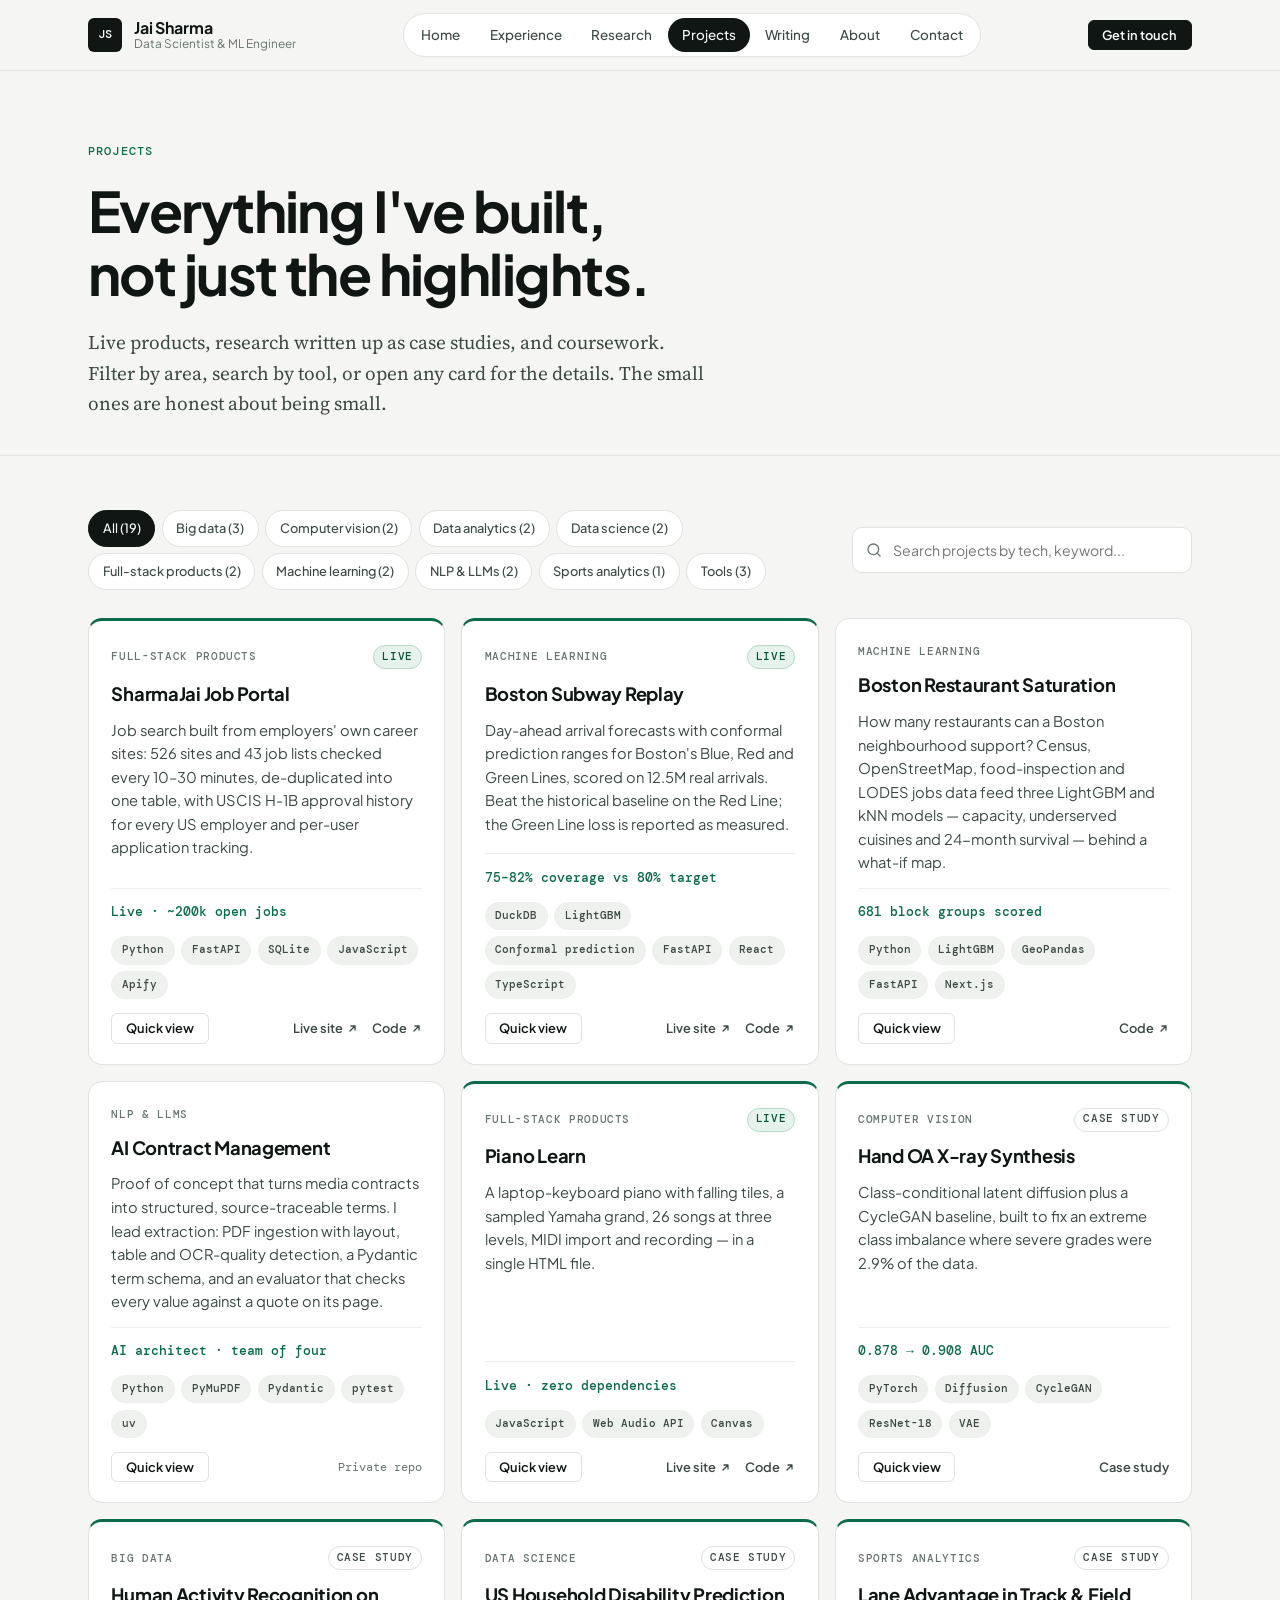
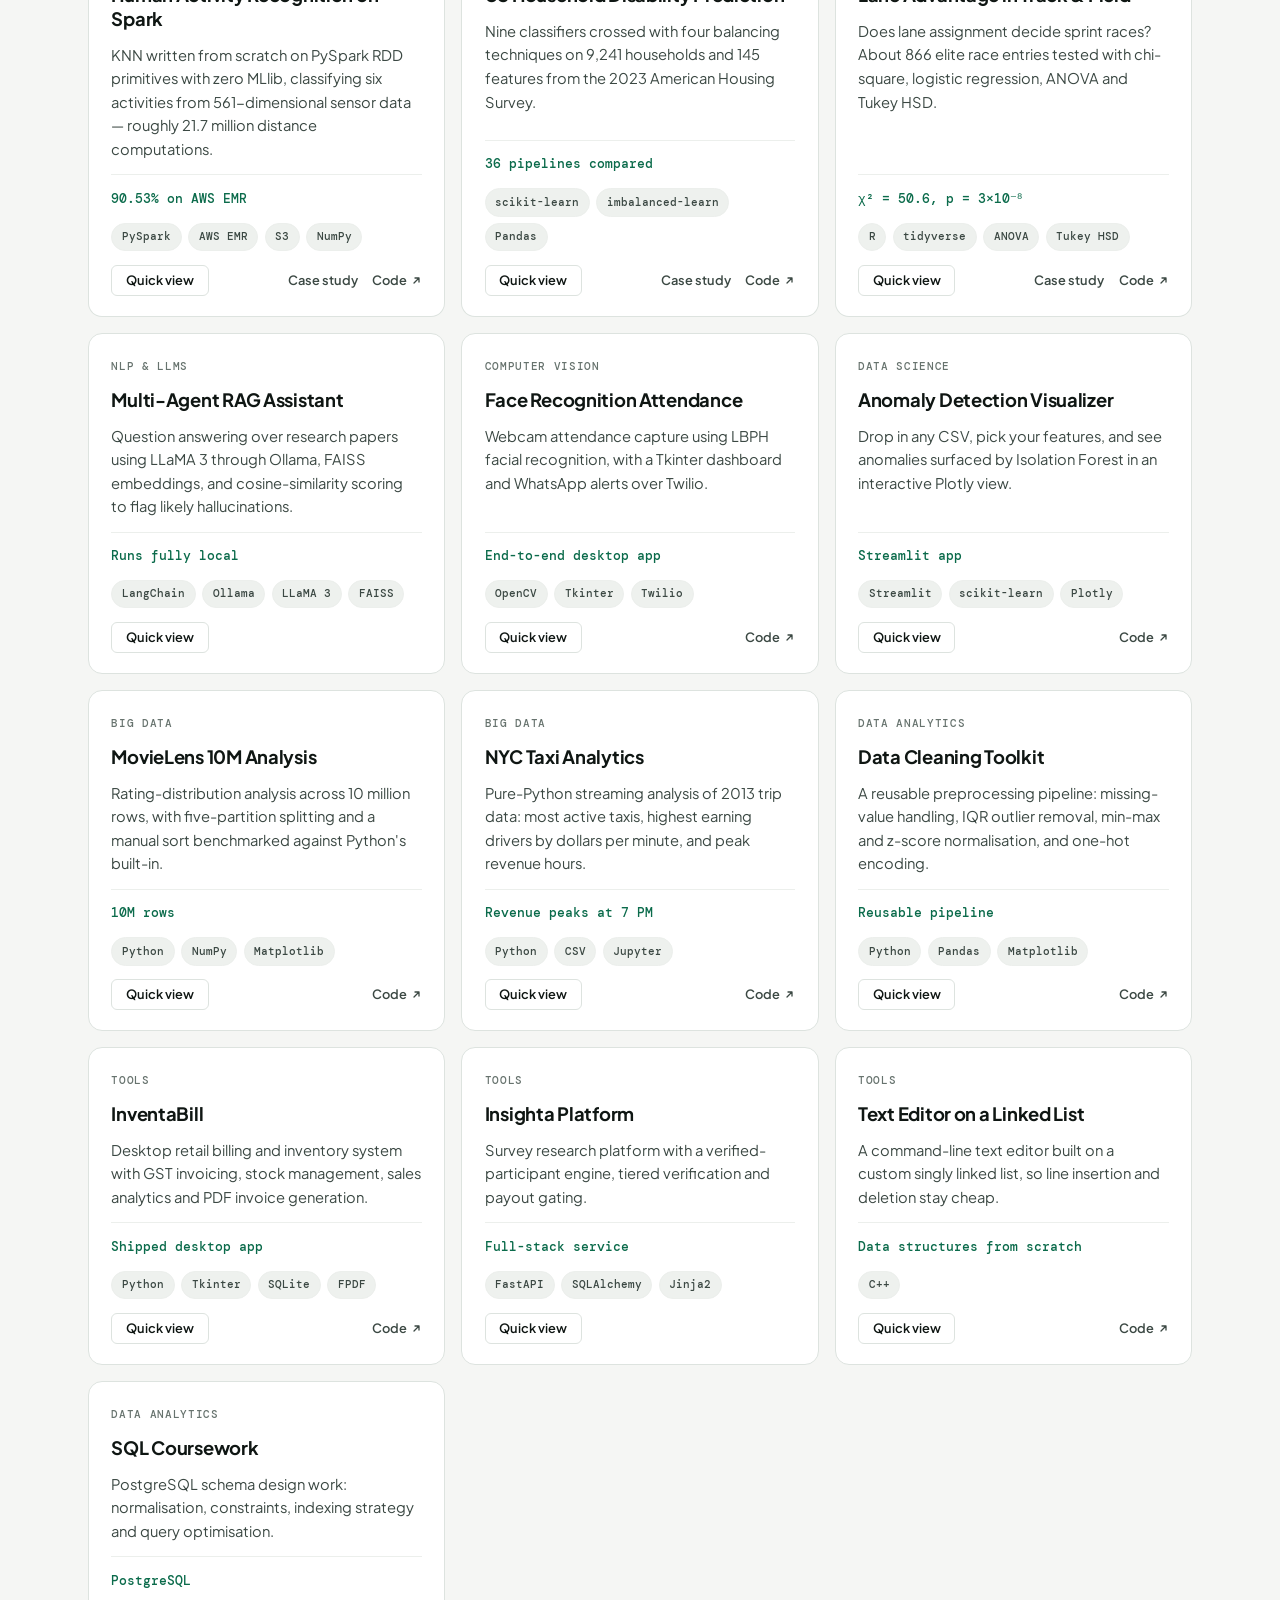
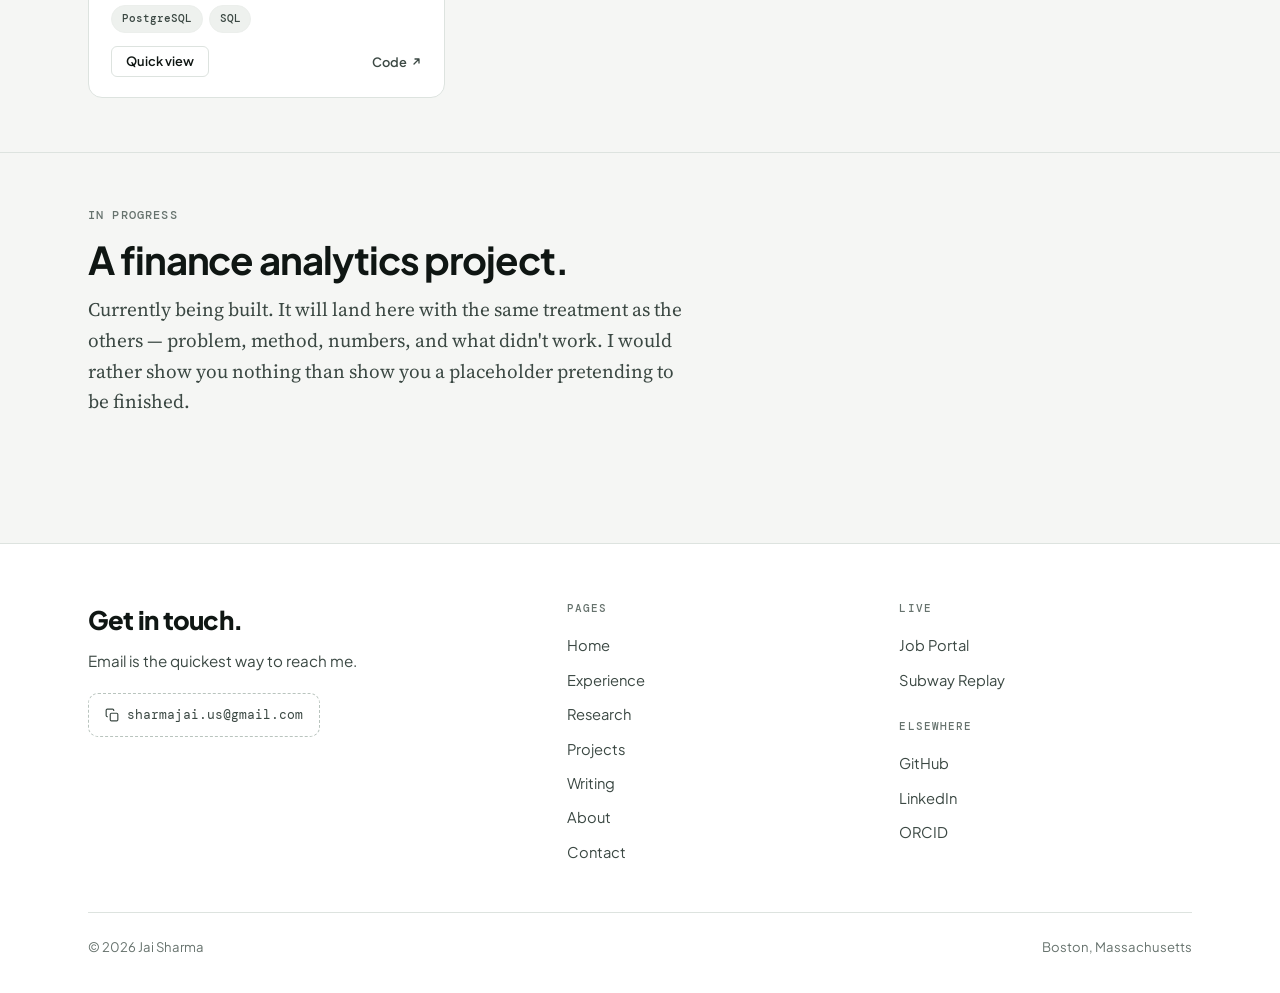
<file: projects.html>
<!doctype html>
<html lang="en">
<head>
<meta charset="utf-8">
<meta name="viewport" content="width=device-width, initial-scale=1">
<title>Projects — Jai Sharma</title>
<meta name="description" content="Fourteen projects across computer vision, big data, data science, sports analytics, NLP and tooling — from latent diffusion on X-rays to KNN written from scratch on PySpark.">
<link rel="canonical" href="https://sharmajai.com/projects.html">
<link rel="icon" href="assets/branding/favicon.ico" sizes="32x32">
<link rel="icon" href="assets/branding/icon-192.png" type="image/png" sizes="192x192">
<link rel="apple-touch-icon" href="assets/branding/apple-touch-icon.png">
<meta property="og:type" content="website">
<meta property="og:title" content="Projects — Jai Sharma">
<meta property="og:description" content="Computer vision, big data, data science, sports analytics, NLP and tooling.">
<meta property="og:image" content="https://sharmajai.com/assets/branding/og-image.jpg">
<meta name="twitter:card" content="summary_large_image">
<link rel="preconnect" href="https://fonts.googleapis.com">
<link rel="preconnect" href="https://fonts.gstatic.com" crossorigin>
<link href="https://fonts.googleapis.com/css2?family=Plus+Jakarta+Sans:wght@400..800&amp;family=Source+Serif+4:ital,opsz,wght@0,8..60,400..600;1,8..60,400&amp;family=DM+Mono:wght@400;500&amp;display=swap" rel="stylesheet">
<link rel="stylesheet" href="css/site.css">
</head>
<body>
<a class="skip" href="#main">Skip to content</a>

<header class="nav">
  <div class="nav__in">
    <a class="brand" href="index.html">
      <span class="brand__mark" aria-hidden="true">JS</span>
      <span class="brand__name">Jai Sharma</span>
    </a>
    <button class="nav__toggle" type="button" aria-expanded="false" aria-label="Open menu" aria-controls="nav-links">
      <svg viewBox="0 0 16 16" fill="none" aria-hidden="true"><path d="M1 4h14M1 8h14M1 12h14" stroke="currentColor" stroke-width="1.3" stroke-linecap="round"/></svg>
    </button>
    <nav class="nav__links" id="nav-links" data-open="false" aria-label="Primary">
      <a class="nav__link" href="experience.html">Experience</a>
      <a class="nav__link" href="research.html">Research</a>
      <a class="nav__link" href="projects.html">Projects</a>
      <a class="nav__link" href="writing.html">Writing</a>
      <a class="nav__link" href="about.html">About</a>
      <a class="nav__link" href="contact.html">Contact</a>
    </nav>
  </div>
</header>

<main id="main">

  <section class="wrap page-head">
    <span class="label">Projects</span>
    <h1 class="display">Everything I've built, not just the highlights.</h1>
    <p class="lede">Live products, research written up as case studies, and
      coursework. Filter by area, search by tool, or open any card for the
      details. The small ones are honest about being small.</p>
  </section>

  <section class="section section--tight">
    <div class="wrap">
      <div data-render="projects"></div>
    </div>
  </section>

  <section class="section section--tight">
    <div class="wrap">
      <div class="shead">
        <div class="shead__top"><span class="label">In progress</span></div>
        <h2 class="display">A finance analytics project.</h2>
        <p class="lede">Currently being built. It will land here with the same
          treatment as the others — problem, method, numbers, and what didn't work.
          I would rather show you nothing than show you a placeholder pretending
          to be finished.</p>
      </div>
    </div>
  </section>

</main>

<footer class="foot">
  <div class="wrap">
    <div class="foot__in">
      <div>
        <h2 class="foot__title">Get in touch.</h2>
        <p>Email is the quickest way to reach me.</p>
        <p class="foot__mail">
          <button class="copy-email-btn" type="button" data-copy-email="sharmajai.us@gmail.com">
            <svg width="14" height="14" viewBox="0 0 24 24" fill="none" stroke="currentColor" stroke-width="2" aria-hidden="true"><rect x="9" y="9" width="13" height="13" rx="2" ry="2"></rect><path d="M5 15H4a2 2 0 0 1-2-2V4a2 2 0 0 1 2-2h9a2 2 0 0 1 2 2v1"></path></svg>
            <span>sharmajai.us@gmail.com</span>
          </button>
        </p>
      </div>
      <div class="foot__col">
        <h3>Pages</h3>
        <ul>
          <li><a href="index.html">Home</a></li>
          <li><a href="experience.html">Experience</a></li>
          <li><a href="research.html">Research</a></li>
          <li><a href="projects.html">Projects</a></li>
          <li><a href="writing.html">Writing</a></li>
          <li><a href="about.html">About</a></li>
          <li><a href="contact.html">Contact</a></li>
        </ul>
      </div>
      <div class="foot__col">
        <h3>Live</h3>
        <ul>
          <li><a href="https://jobs.sharmajai.com" target="_blank" rel="noopener">Job Portal</a></li>
          <li><a href="https://mbta.sharmajai.com" target="_blank" rel="noopener">Subway Replay</a></li>
        </ul>
        <h3 class="foot__sub">Elsewhere</h3>
        <ul>
          <li><a href="https://github.com/jai0812" target="_blank" rel="noopener">GitHub</a></li>
          <li><a href="https://linkedin.com/in/jaisharma08122002/" target="_blank" rel="noopener">LinkedIn</a></li>
          <li><a href="https://orcid.org/0009-0006-7427-8998" target="_blank" rel="noopener">ORCID</a></li>
        </ul>
      </div>
    </div>
    <div class="foot__base">
      <span>© <span data-year>2026</span> Jai Sharma</span>
      <span>Boston, Massachusetts</span>
    </div>
  </div>
</footer>

<script src="js/data.js"></script>
<script src="js/site.js"></script>
</body>
</html>
</file>
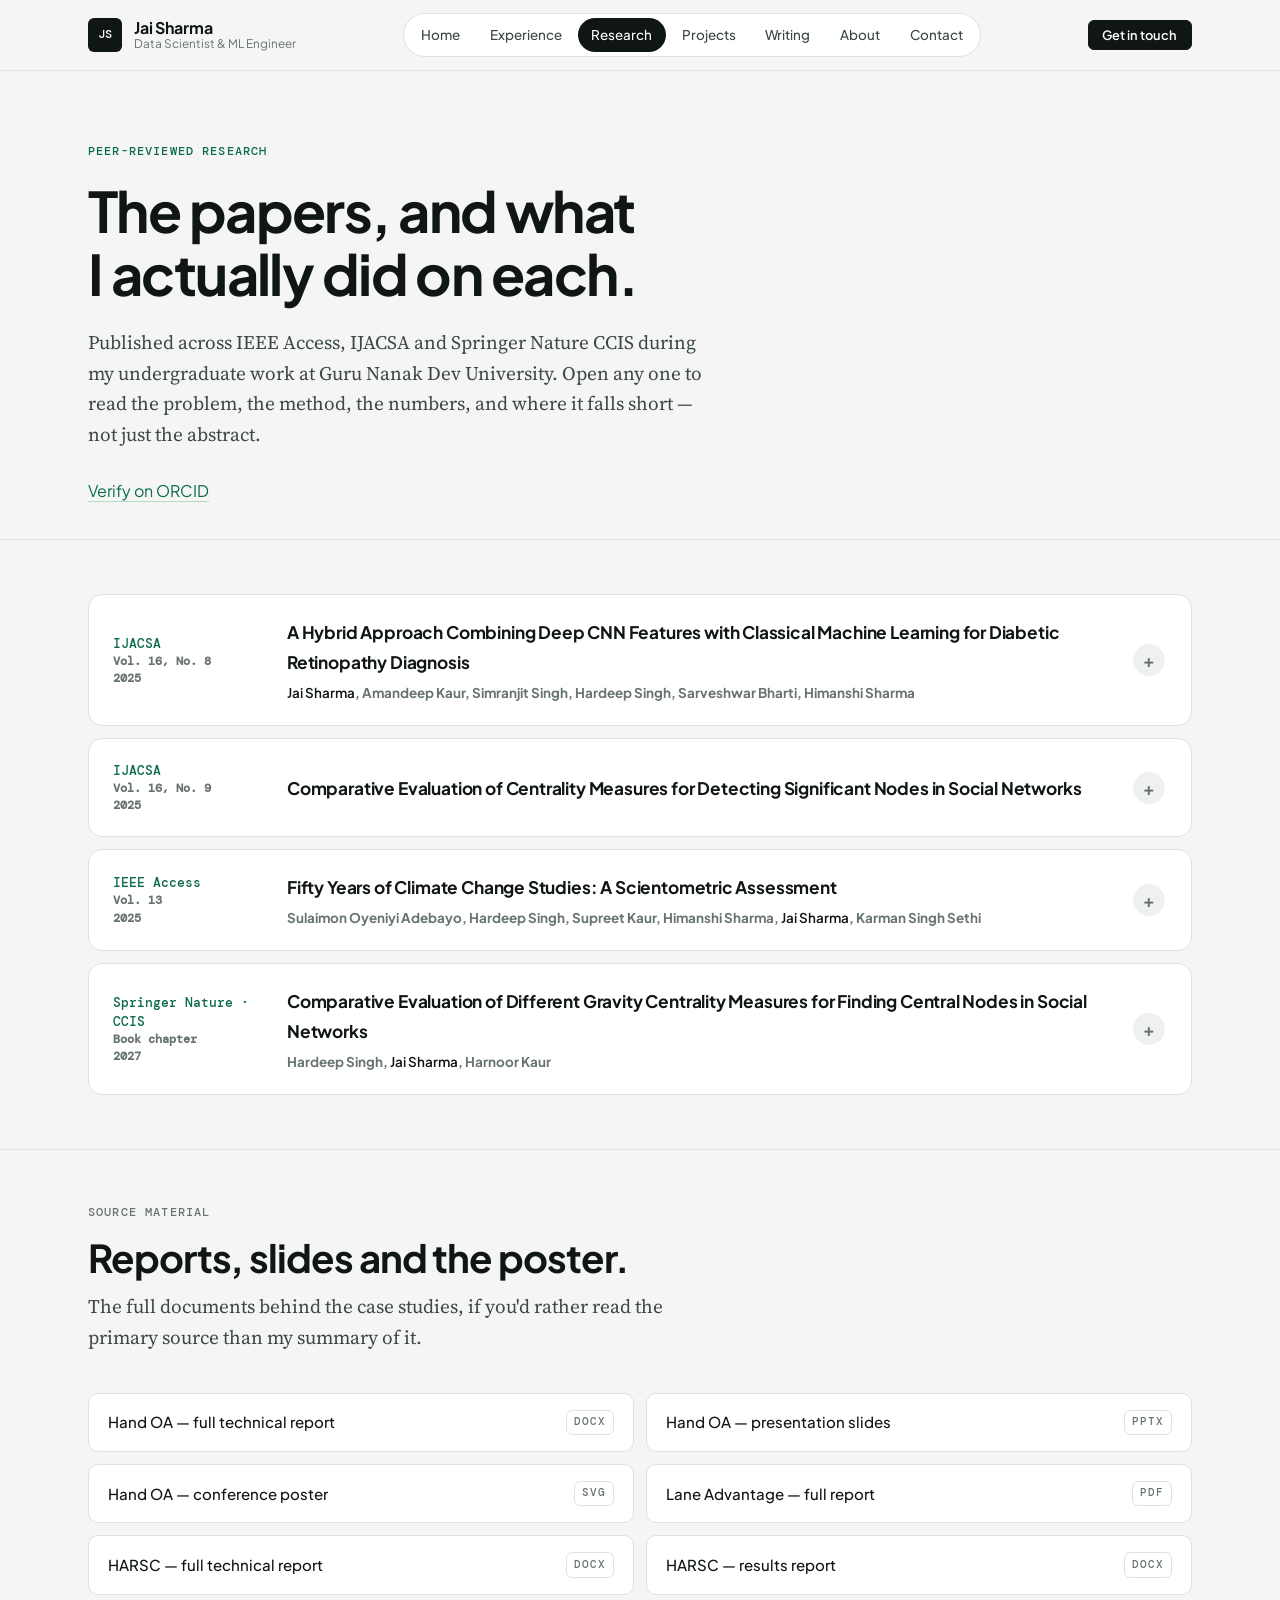
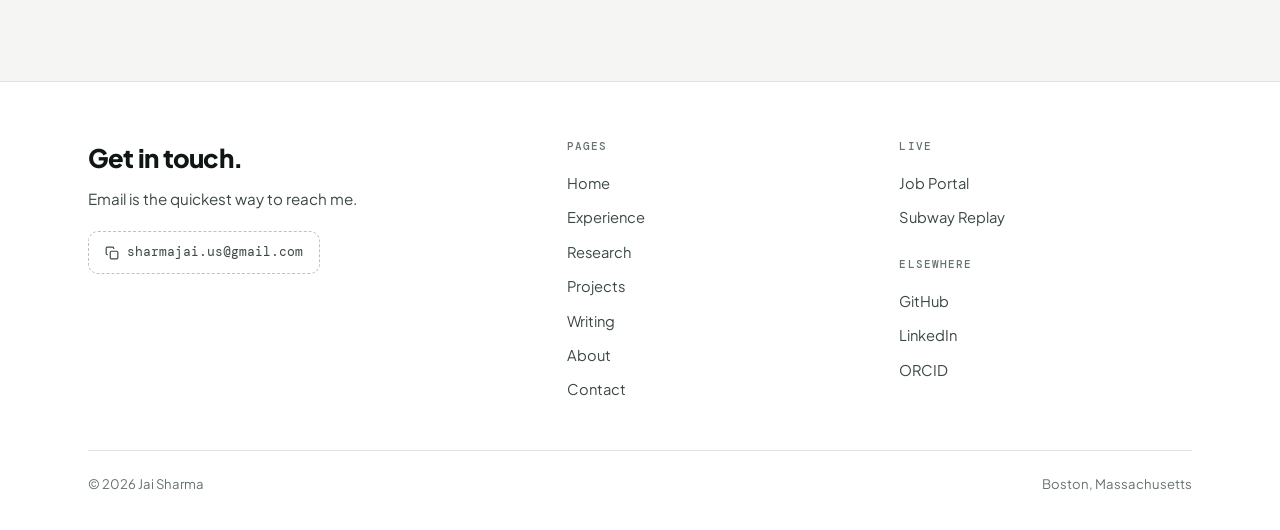
<file: research.html>
<!doctype html>
<html lang="en">
<head>
<meta charset="utf-8">
<meta name="viewport" content="width=device-width, initial-scale=1">
<title>Research — Jai Sharma</title>
<meta name="description" content="Four peer-reviewed publications across IEEE Access, IJACSA and Springer Nature CCIS: diabetic retinopathy diagnosis, network centrality benchmarking, and a fifty-year scientometric study of climate research.">
<link rel="canonical" href="https://sharmajai.com/research.html">
<link rel="icon" href="assets/branding/favicon.ico" sizes="32x32">
<link rel="icon" href="assets/branding/icon-192.png" type="image/png" sizes="192x192">
<link rel="apple-touch-icon" href="assets/branding/apple-touch-icon.png">
<meta property="og:type" content="article">
<meta property="og:title" content="Research — Jai Sharma">
<meta property="og:description" content="Four peer-reviewed publications across IEEE Access, IJACSA and Springer Nature CCIS.">
<meta property="og:image" content="https://sharmajai.com/assets/branding/og-image.jpg">
<meta name="twitter:card" content="summary_large_image">
<link rel="preconnect" href="https://fonts.googleapis.com">
<link rel="preconnect" href="https://fonts.gstatic.com" crossorigin>
<link href="https://fonts.googleapis.com/css2?family=Plus+Jakarta+Sans:wght@400..800&amp;family=Source+Serif+4:ital,opsz,wght@0,8..60,400..600;1,8..60,400&amp;family=DM+Mono:wght@400;500&amp;display=swap" rel="stylesheet">
<link rel="stylesheet" href="css/site.css">
</head>
<body>
<a class="skip" href="#main">Skip to content</a>

<header class="nav">
  <div class="nav__in">
    <a class="brand" href="index.html">
      <span class="brand__mark" aria-hidden="true">JS</span>
      <span class="brand__name">Jai Sharma</span>
    </a>
    <button class="nav__toggle" type="button" aria-expanded="false" aria-label="Open menu" aria-controls="nav-links">
      <svg viewBox="0 0 16 16" fill="none" aria-hidden="true"><path d="M1 4h14M1 8h14M1 12h14" stroke="currentColor" stroke-width="1.3" stroke-linecap="round"/></svg>
    </button>
    <nav class="nav__links" id="nav-links" data-open="false" aria-label="Primary">
      <a class="nav__link" href="experience.html">Experience</a>
      <a class="nav__link" href="research.html">Research</a>
      <a class="nav__link" href="projects.html">Projects</a>
      <a class="nav__link" href="writing.html">Writing</a>
      <a class="nav__link" href="about.html">About</a>
      <a class="nav__link" href="contact.html">Contact</a>
    </nav>
  </div>
</header>

<main id="main">

  <section class="wrap page-head">
    <span class="label">Peer-reviewed research</span>
    <h1 class="display">The papers, and what I actually did on each.</h1>
    <p class="lede">Published across IEEE Access, IJACSA and Springer Nature CCIS during
      my undergraduate work at Guru Nanak Dev University. Open any one to read the
      problem, the method, the numbers, and where it falls short — not just the abstract.</p>
    <p style="margin-top:1.75rem">
      <a class="link" data-site="orcid" href="https://orcid.org/0009-0006-7427-8998" target="_blank" rel="noopener">Verify on ORCID</a>
    </p>
  </section>

  <section class="section section--tight">
    <div class="wrap">
      <div data-render="papers"></div>
    </div>
  </section>

  <section class="section section--tight">
    <div class="wrap">
      <div class="shead">
        <div class="shead__top"><span class="label">Source material</span></div>
        <h2 class="display">Reports, slides and the poster.</h2>
        <p class="lede">The full documents behind the case studies, if you'd rather
          read the primary source than my summary of it.</p>
      </div>
      <div data-render="docs"></div>
    </div>
  </section>

</main>

<footer class="foot">
  <div class="wrap">
    <div class="foot__in">
      <div>
        <h2 class="foot__title">Get in touch.</h2>
        <p>Email is the quickest way to reach me.</p>
        <p class="foot__mail">
          <button class="copy-email-btn" type="button" data-copy-email="sharmajai.us@gmail.com">
            <svg width="14" height="14" viewBox="0 0 24 24" fill="none" stroke="currentColor" stroke-width="2" aria-hidden="true"><rect x="9" y="9" width="13" height="13" rx="2" ry="2"></rect><path d="M5 15H4a2 2 0 0 1-2-2V4a2 2 0 0 1 2-2h9a2 2 0 0 1 2 2v1"></path></svg>
            <span>sharmajai.us@gmail.com</span>
          </button>
        </p>
      </div>
      <div class="foot__col">
        <h3>Pages</h3>
        <ul>
          <li><a href="index.html">Home</a></li>
          <li><a href="experience.html">Experience</a></li>
          <li><a href="research.html">Research</a></li>
          <li><a href="projects.html">Projects</a></li>
          <li><a href="writing.html">Writing</a></li>
          <li><a href="about.html">About</a></li>
          <li><a href="contact.html">Contact</a></li>
        </ul>
      </div>
      <div class="foot__col">
        <h3>Live</h3>
        <ul>
          <li><a href="https://jobs.sharmajai.com" target="_blank" rel="noopener">Job Portal</a></li>
          <li><a href="https://mbta.sharmajai.com" target="_blank" rel="noopener">Subway Replay</a></li>
        </ul>
        <h3 class="foot__sub">Elsewhere</h3>
        <ul>
          <li><a href="https://github.com/jai0812" target="_blank" rel="noopener">GitHub</a></li>
          <li><a href="https://linkedin.com/in/jaisharma08122002/" target="_blank" rel="noopener">LinkedIn</a></li>
          <li><a href="https://orcid.org/0009-0006-7427-8998" target="_blank" rel="noopener">ORCID</a></li>
        </ul>
      </div>
    </div>
    <div class="foot__base">
      <span>© <span data-year>2026</span> Jai Sharma</span>
      <span>Boston, Massachusetts</span>
    </div>
  </div>
</footer>

<script src="js/data.js"></script>
<script src="js/site.js"></script>
</body>
</html>
</file>
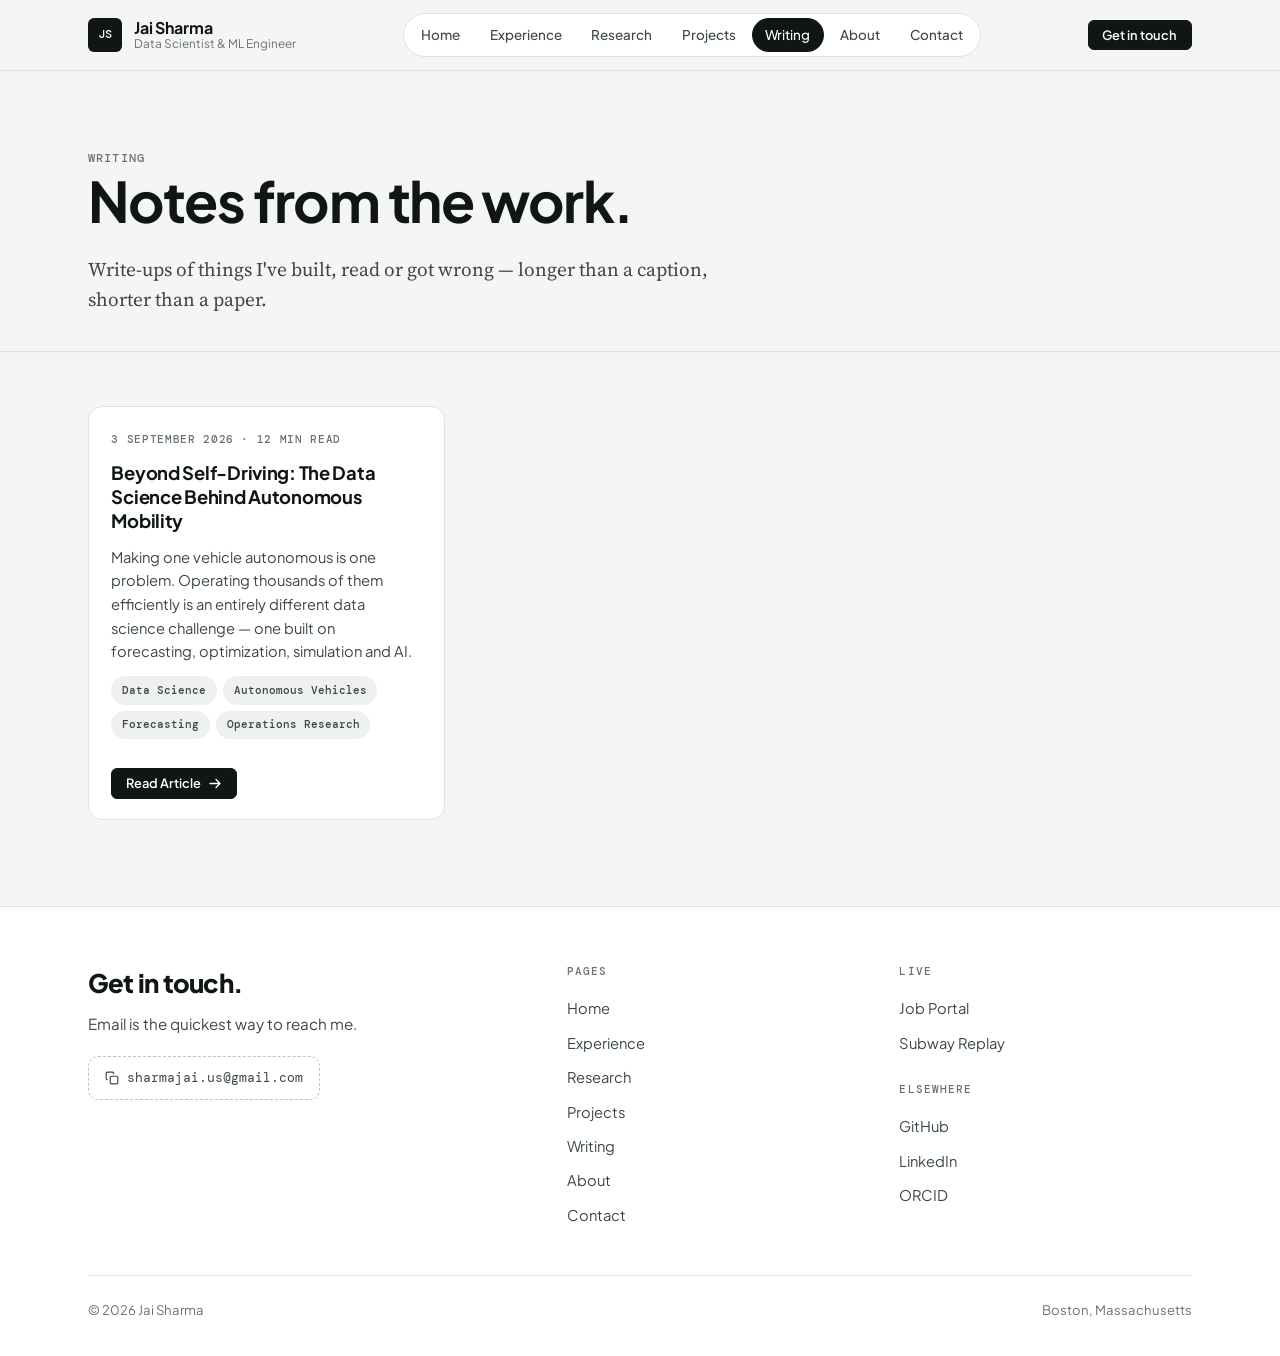
<file: writing.html>
<!doctype html>
<html lang="en">
<head>
<meta charset="utf-8">
<meta name="viewport" content="width=device-width, initial-scale=1">
<title>Writing — Jai Sharma</title>
<meta name="description" content="Notes and write-ups by Jai Sharma on machine learning, medical imaging and data work.">
<link rel="canonical" href="https://sharmajai.com/writing.html">
<link rel="icon" href="assets/branding/favicon.ico" sizes="32x32">
<link rel="icon" href="assets/branding/icon-192.png" type="image/png" sizes="192x192">
<link rel="apple-touch-icon" href="assets/branding/apple-touch-icon.png">
<meta property="og:type" content="profile">
<meta property="og:title" content="Writing — Jai Sharma">
<meta property="og:description" content="Notes and write-ups on machine learning, medical imaging and data work.">
<meta property="og:image" content="https://sharmajai.com/assets/branding/og-image.jpg">
<meta name="twitter:card" content="summary_large_image">
<link rel="preconnect" href="https://fonts.googleapis.com">
<link rel="preconnect" href="https://fonts.gstatic.com" crossorigin>
<link href="https://fonts.googleapis.com/css2?family=Plus+Jakarta+Sans:wght@400..800&amp;family=Source+Serif+4:ital,opsz,wght@0,8..60,400..600;1,8..60,400&amp;family=DM+Mono:wght@400;500&amp;display=swap" rel="stylesheet">
<link rel="stylesheet" href="css/site.css">
<style>
  /* Photo sits beside the text and stays a true square at every width —
     aspect-ratio + object-fit means it crops rather than distorts. */
  .bio { display: grid; gap: 2.5rem; align-items: start; }
  @media (min-width: 760px) {
    .bio { grid-template-columns: minmax(0, 1fr) clamp(240px, 30vw, 360px); gap: 3.5rem; }
    .bio__photo { position: sticky; top: 100px; }
  }
  .bio__photo { margin: 0; }
  .bio__photo img {
    /* height:auto is required — the img's height attribute is a presentational
       hint that otherwise wins over aspect-ratio and stretches the frame */
    width: 100%; height: auto; aspect-ratio: 1 / 1;
    object-fit: cover; object-position: 50% 22%;
    border-radius: 4px; border: 1px solid var(--line);
    filter: grayscale(1) contrast(1.04);
  }
  .bio__photo figcaption { margin-top: .9rem; }
  /* the opening paragraph, set larger than the rest */
  .bio__open {
    font-family: var(--display); font-size: clamp(1.24rem, 2vw, 1.5rem);
    font-weight: 300; line-height: 1.42; letter-spacing: -0.018em;
    color: var(--bone); max-width: 34ch;
  }
</style>
</head>
<body>
<a class="skip" href="#main">Skip to content</a>

<header class="nav">
  <div class="nav__in">
    <a class="brand" href="index.html">
      <span class="brand__mark" aria-hidden="true">JS</span>
      <span class="brand__name">Jai Sharma</span>
    </a>
    <button class="nav__toggle" type="button" aria-expanded="false" aria-label="Open menu" aria-controls="nav-links">
      <svg viewBox="0 0 16 16" fill="none" aria-hidden="true"><path d="M1 4h14M1 8h14M1 12h14" stroke="currentColor" stroke-width="1.3" stroke-linecap="round"/></svg>
    </button>
    <nav class="nav__links" id="nav-links" data-open="false" aria-label="Primary">
      <a class="nav__link" href="experience.html">Experience</a>
      <a class="nav__link" href="research.html">Research</a>
      <a class="nav__link" href="projects.html">Projects</a>
      <a class="nav__link" href="writing.html">Writing</a>
      <a class="nav__link" href="about.html">About</a>
      <a class="nav__link" href="contact.html">Contact</a>
    </nav>
  </div>
</header>

<main id="main">

  <section class="page-head">
    <div class="wrap">
      <span class="label">Writing</span>
      <h1 class="display">Notes from the work.</h1>
      <p class="lede">Write-ups of things I've built, read or got wrong — longer
        than a caption, shorter than a paper.</p>
    </div>
  </section>

  <section class="section section--tight">
    <div class="wrap">
      <div data-render="posts"></div>
    </div>
  </section>

</main>

<footer class="foot">
  <div class="wrap">
    <div class="foot__in">
      <div>
        <h2 class="foot__title">Get in touch.</h2>
        <p>Email is the quickest way to reach me.</p>
        <p class="foot__mail">
          <button class="copy-email-btn" type="button" data-copy-email="sharmajai.us@gmail.com">
            <svg width="14" height="14" viewBox="0 0 24 24" fill="none" stroke="currentColor" stroke-width="2" aria-hidden="true"><rect x="9" y="9" width="13" height="13" rx="2" ry="2"></rect><path d="M5 15H4a2 2 0 0 1-2-2V4a2 2 0 0 1 2-2h9a2 2 0 0 1 2 2v1"></path></svg>
            <span>sharmajai.us@gmail.com</span>
          </button>
        </p>
      </div>
      <div class="foot__col">
        <h3>Pages</h3>
        <ul>
          <li><a href="index.html">Home</a></li>
          <li><a href="experience.html">Experience</a></li>
          <li><a href="research.html">Research</a></li>
          <li><a href="projects.html">Projects</a></li>
          <li><a href="writing.html">Writing</a></li>
          <li><a href="about.html">About</a></li>
          <li><a href="contact.html">Contact</a></li>
        </ul>
      </div>
      <div class="foot__col">
        <h3>Live</h3>
        <ul>
          <li><a href="https://jobs.sharmajai.com" target="_blank" rel="noopener">Job Portal</a></li>
          <li><a href="https://mbta.sharmajai.com" target="_blank" rel="noopener">Subway Replay</a></li>
        </ul>
        <h3 class="foot__sub">Elsewhere</h3>
        <ul>
          <li><a href="https://github.com/jai0812" target="_blank" rel="noopener">GitHub</a></li>
          <li><a href="https://linkedin.com/in/jaisharma08122002/" target="_blank" rel="noopener">LinkedIn</a></li>
          <li><a href="https://orcid.org/0009-0006-7427-8998" target="_blank" rel="noopener">ORCID</a></li>
        </ul>
      </div>
    </div>
    <div class="foot__base">
      <span>© <span data-year>2026</span> Jai Sharma</span>
      <span>Boston, Massachusetts</span>
    </div>
  </div>
</footer>

<script src="js/data.js"></script>
<script src="js/site.js"></script>
</body>
</html>
</file>
<file: css/site.css>
/* =============================================================================
   sharmajai.com — visual system
   Built on the Antigravity layout: light, card-based, deep emerald accent.
   Plus Jakarta Sans for interface and headings, Source Serif 4 for the
   paragraphs people actually read, DM Mono for numbers, IDs and addresses.
   Signature: live products shown as browser windows with their real address.
   ========================================================================== */

/* ------------------------------- tokens ---------------------------------- */
:root {
  --bg:             #F5F6F4;
  --surface:        #FFFFFF;
  --surface-subtle: #EEF1EE;
  --surface-sunk:   #E7EBE8;

  --text:           #0F1613;
  --text-secondary: #3B4843;
  --text-muted:     #67736E;

  --primary:        #0B6B4B;
  --primary-hover:  #07533A;
  --primary-light:  #E6F2EC;
  --primary-border: #B7D9C8;

  --border:         #DDE3DF;
  --border-subtle:  #ECEFEC;
  --border-hover:   #B9C4BE;

  --danger:         #B4232C;

  --font-sans:  'Plus Jakarta Sans', -apple-system, BlinkMacSystemFont, 'Segoe UI', Roboto, sans-serif;
  --font-serif: 'Source Serif 4', Georgia, 'Times New Roman', serif;
  --font-mono:  'DM Mono', ui-monospace, 'SF Mono', Menlo, monospace;

  --r-sm:   6px;
  --r-md:   10px;
  --r-lg:   14px;
  --r-full: 999px;

  --shadow-xs: 0 1px 2px rgba(15, 22, 19, .04);
  --shadow-sm: 0 2px 6px -1px rgba(15, 22, 19, .06), 0 1px 2px rgba(15, 22, 19, .04);
  --shadow-lg: 0 18px 40px -16px rgba(15, 22, 19, .18);

  --gutter: clamp(1.25rem, 4vw, 3rem);
  --max:    1200px;
  --pad-y:  clamp(3.75rem, 8vh, 6.5rem);
  --ease:   cubic-bezier(.16, 1, .3, 1);
}

/* ------------------------------- reset ----------------------------------- */
*, *::before, *::after { box-sizing: border-box; }
[hidden] { display: none !important; }
html { -webkit-text-size-adjust: 100%; scroll-behavior: smooth; scroll-padding-top: 88px; }
body, h1, h2, h3, h4, p, figure, blockquote, dl, dd, ul, ol { margin: 0; padding: 0; }
ul, ol { list-style: none; }
img, svg, canvas, video { display: block; max-width: 100%; }
button, input, textarea, select { font: inherit; color: inherit; }
a { color: inherit; text-decoration: none; }

body {
  background: var(--bg);
  color: var(--text);
  font-family: var(--font-sans);
  font-size: 1rem;
  line-height: 1.6;
  -webkit-font-smoothing: antialiased;
  -moz-osx-font-smoothing: grayscale;
  overflow-x: hidden;
}

::selection { background: var(--primary); color: #fff; }

:focus-visible { outline: 2px solid var(--primary); outline-offset: 3px; border-radius: var(--r-sm); }

.skip {
  position: absolute; left: -9999px; top: 0; z-index: 300;
  background: var(--text); color: #fff; border-radius: var(--r-sm);
  padding: .75rem 1.25rem; font-family: var(--font-mono); font-size: .8rem;
}
.skip:focus { left: 1rem; top: 1rem; }

.sr {
  position: absolute; width: 1px; height: 1px; padding: 0; overflow: hidden;
  clip: rect(0 0 0 0); white-space: nowrap; border: 0;
}

/* ----------------------------- typography -------------------------------- */
.display {
  font-family: var(--font-sans);
  font-weight: 700;
  line-height: 1.12;
  letter-spacing: -.028em;
  color: var(--text);
  text-wrap: balance;
}
.display em { font-family: var(--font-serif); font-style: italic; font-weight: 400; letter-spacing: -.01em; }
h1.display { font-size: clamp(2.3rem, 4.8vw, 3.5rem); }
h2.display { font-size: clamp(1.75rem, 3vw, 2.4rem); }
h3.display { font-size: clamp(1.25rem, 2vw, 1.6rem); }

.lede {
  font-family: var(--font-serif);
  font-size: clamp(1.1rem, 1.5vw, 1.25rem);
  line-height: 1.6;
  color: var(--text-secondary);
  max-width: 62ch;
  text-wrap: pretty;
}

.label {
  font-family: var(--font-mono);
  font-size: .72rem;
  font-weight: 500;
  letter-spacing: .1em;
  text-transform: uppercase;
  color: var(--text-muted);
}

.fig {
  font-family: var(--font-sans);
  font-weight: 700;
  color: var(--primary);
  font-variant-numeric: tabular-nums;
  letter-spacing: -.02em;
}

.link {
  color: var(--primary);
  border-bottom: 1px solid var(--primary-border);
  transition: border-color .2s var(--ease), color .2s var(--ease);
}
.link:hover { color: var(--primary-hover); border-bottom-color: var(--primary); }

.prose p {
  font-family: var(--font-serif);
  font-size: 1.12rem;
  line-height: 1.75;
  color: var(--text-secondary);
  max-width: 66ch;
  margin-bottom: 1.15em;
  text-wrap: pretty;
}
.prose p:last-child { margin-bottom: 0; }
.prose strong { color: var(--text); font-weight: 600; }
.prose em { font-style: italic; color: var(--text); }
.prose a:not(.btn) { color: var(--primary); border-bottom: 1px solid var(--primary-border); }

/* ------------------------------- layout ---------------------------------- */
.wrap { width: 100%; max-width: var(--max); margin-inline: auto; padding-inline: var(--gutter); }

.section { padding-block: var(--pad-y); border-top: 1px solid var(--border); }
.section--tight { padding-block: clamp(2.75rem, 6vh, 4.25rem); }
.section__more { margin-top: 2.25rem; }

.shead { display: flex; flex-direction: column; align-items: flex-start; gap: .8rem; margin-bottom: 2.5rem; }
.shead__top { display: flex; align-items: center; gap: .75rem; }
.shead__badge {
  display: inline-flex; align-items: center;
  padding: .28rem .7rem;
  background: var(--primary-light);
  border: 1px solid var(--primary-border);
  border-radius: var(--r-full);
  font-family: var(--font-mono);
  font-size: .7rem; font-weight: 500;
  color: var(--primary-hover);
  letter-spacing: .08em;
  text-transform: uppercase;
}

/* ------------------------------- nav ------------------------------------- */
.nav {
  position: sticky; top: 0; z-index: 100;
  background: rgba(245, 246, 244, .86);
  backdrop-filter: blur(14px) saturate(140%);
  -webkit-backdrop-filter: blur(14px) saturate(140%);
  border-bottom: 1px solid var(--border);
}
.nav__in { display: flex; align-items: center; justify-content: space-between; gap: 1rem; height: 70px; }

.brand { display: flex; align-items: center; gap: .75rem; flex: none; }
.brand__mark {
  width: 34px; height: 34px; flex: none;
  background: var(--text); color: #fff;
  border-radius: var(--r-sm);
  display: grid; place-items: center;
  font-family: var(--font-mono); font-size: .78rem; font-weight: 500; letter-spacing: -.02em;
  transition: background .2s var(--ease);
}
.brand:hover .brand__mark { background: var(--primary); }
.brand__text { display: flex; flex-direction: column; }
.brand__name { font-weight: 700; font-size: 1rem; line-height: 1.2; letter-spacing: -.01em; }
.brand__role { font-size: .74rem; color: var(--text-muted); line-height: 1.25; }

.nav__links {
  display: flex; align-items: center; gap: .15rem;
  background: var(--surface);
  border: 1px solid var(--border);
  border-radius: var(--r-full);
  padding: .25rem;
}
.nav__link {
  font-size: .84rem; font-weight: 500;
  color: var(--text-secondary);
  padding: .42rem .85rem;
  border-radius: var(--r-full);
  transition: color .2s var(--ease), background .2s var(--ease);
}
.nav__link:hover { color: var(--text); background: var(--surface-subtle); }
.nav__link[aria-current='page'] { color: #fff; background: var(--text); }

.nav__actions { display: flex; align-items: center; gap: .6rem; flex: none; }

.nav__toggle {
  display: none;
  width: 42px; height: 42px;
  background: var(--surface); border: 1px solid var(--border); border-radius: var(--r-md);
  cursor: pointer; color: var(--text);
  align-items: center; justify-content: center;
}

/* ------------------------------ buttons ---------------------------------- */
.btn {
  display: inline-flex; align-items: center; justify-content: center; gap: .5rem;
  font-family: var(--font-sans);
  font-size: .875rem; font-weight: 600; line-height: 1;
  padding: .72rem 1.15rem;
  border-radius: var(--r-md);
  border: 1px solid var(--border);
  background: var(--surface);
  color: var(--text);
  cursor: pointer;
  white-space: nowrap;
  transition: background .2s var(--ease), border-color .2s var(--ease), color .2s var(--ease);
}
.btn:hover { border-color: var(--border-hover); background: var(--surface-subtle); }
.btn--primary { background: var(--text); color: #fff; border-color: var(--text); }
.btn--primary:hover { background: var(--primary); border-color: var(--primary); color: #fff; }
.btn--ghost { background: transparent; }
.btn--secondary { background: var(--primary-light); color: var(--primary-hover); border-color: var(--primary-border); }
.btn--secondary:hover { background: #D8EBE1; border-color: var(--primary); }
.btn--sm { padding: .5rem .85rem; font-size: .8rem; border-radius: var(--r-sm); }
.btn__arrow { transition: transform .2s var(--ease); }
.btn:hover .btn__arrow { transform: translateX(3px); }

.copy-email-btn {
  display: inline-flex; align-items: center; gap: .5rem;
  padding: .66rem 1rem;
  background: transparent;
  border: 1px dashed var(--border-hover);
  border-radius: var(--r-md);
  font-family: var(--font-mono); font-size: .8rem;
  color: var(--text-secondary);
  cursor: pointer;
  transition: color .2s var(--ease), border-color .2s var(--ease), background .2s var(--ease);
}
.copy-email-btn:hover { color: var(--primary); border-color: var(--primary); border-style: solid; background: var(--surface); }

/* -------------------------------- hero ----------------------------------- */
.hero { padding-block: clamp(3rem, 8vh, 5.5rem) clamp(2.5rem, 6vh, 4rem); }
.hero__grid { display: grid; gap: 3rem; align-items: center; }
@media (min-width: 960px) { .hero__grid { grid-template-columns: 1.35fr .8fr; gap: 4rem; } }

.hero__content { display: flex; flex-direction: column; align-items: flex-start; }
.hero__eyebrow {
  font-family: var(--font-mono); font-size: .76rem; letter-spacing: .08em;
  text-transform: uppercase; color: var(--text-muted);
  margin-bottom: 1.4rem;
}
.hero__name {
  font-size: clamp(3rem, 7vw, 5.25rem);
  font-weight: 800;
  line-height: .98;
  letter-spacing: -.045em;
}
.hero__title {
  margin-top: .9rem;
  font-size: clamp(1.2rem, 2.1vw, 1.6rem);
  font-weight: 600;
  letter-spacing: -.02em;
  color: var(--primary);
}
.hero__bio {
  margin-top: 1.6rem;
  font-family: var(--font-serif);
  font-size: clamp(1.12rem, 1.55vw, 1.3rem);
  line-height: 1.6;
  color: var(--text-secondary);
  max-width: 54ch;
  text-wrap: pretty;
}
.hero__cta-group, .hero__cta { display: flex; flex-wrap: wrap; align-items: center; gap: .65rem; margin-top: 2rem; }

.hero__card {
  position: relative;
  background: var(--surface);
  border: 1px solid var(--border);
  border-radius: var(--r-lg);
  padding: .75rem;
  box-shadow: var(--shadow-lg);
  max-width: 440px;
  width: 100%;
  justify-self: center;
}
.hero__photo-wrapper {
  border-radius: var(--r-md);
  overflow: hidden;
  aspect-ratio: 1 / 1;
  background: linear-gradient(180deg, #E9EEEA 0%, #DCE4DF 100%);
}
.hero__photo { width: 100%; height: 100%; object-fit: cover; object-position: center top; }
.hero__card-badge {
  display: flex; align-items: center; justify-content: space-between; gap: 1rem;
  padding: .85rem .35rem .2rem;
}
.hero__card-badge > span { display: flex; flex-direction: column; line-height: 1.35; }
.hero__card-badge b { font-size: .92rem; }
.hero__card-badge span span { font-size: .78rem; color: var(--text-muted); }

/* stats — one band, four cells */
.stats-strip {
  display: grid; grid-template-columns: repeat(2, 1fr);
  margin-top: clamp(2.5rem, 6vh, 3.75rem);
  background: var(--surface);
  border: 1px solid var(--border);
  border-radius: var(--r-lg);
  overflow: hidden;
}
@media (min-width: 840px) { .stats-strip { grid-template-columns: repeat(4, 1fr); } }
.stat-item {
  display: flex; flex-direction: column-reverse; justify-content: flex-end; gap: .4rem;
  padding: 1.35rem 1.4rem;
  border-right: 1px solid var(--border-subtle);
  border-bottom: 1px solid var(--border-subtle);
}
.stat-item__val {
  font-size: clamp(1.6rem, 2.6vw, 2.1rem);
  font-weight: 700; letter-spacing: -.035em; line-height: 1;
  font-variant-numeric: tabular-nums;
}
.stat-item__label { font-size: .82rem; line-height: 1.45; color: var(--text-muted); }

/* --------------------------- live products ------------------------------- */
.products { display: grid; gap: 1.5rem; }
@media (min-width: 900px) {
  .product { grid-template-columns: 1.35fr 1fr; align-items: center; }
  .product .product__body { padding: 1.5rem 2rem 1.5rem .75rem; }
  .product:nth-child(even) { grid-template-columns: 1fr 1.35fr; }
  .product:nth-child(even) .product__window { order: 2; }
  .product:nth-child(even) .product__body { padding: 1.5rem .75rem 1.5rem 2rem; }
}
.product {
  display: grid;
  background: var(--surface);
  border: 1px solid var(--border);
  border-radius: var(--r-lg);
  padding: .75rem;
  transition: border-color .25s var(--ease), box-shadow .25s var(--ease);
}
.product:hover { border-color: var(--border-hover); box-shadow: var(--shadow-sm); }

.product__window {
  display: block;
  border: 1px solid var(--border);
  border-radius: var(--r-md);
  overflow: hidden;
  background: var(--surface-subtle);
}
.product__bar {
  display: flex; align-items: center; gap: .75rem;
  height: 36px; padding: 0 .75rem;
  background: var(--surface-subtle);
  border-bottom: 1px solid var(--border);
}
.product__dots { display: flex; gap: 6px; flex: none; }
.product__dots i { width: 9px; height: 9px; border-radius: 50%; background: #CBD3CE; }
.product__addr {
  flex: 1; min-width: 0;
  display: flex; align-items: center; gap: .4rem;
  height: 24px; padding: 0 .7rem;
  background: var(--surface);
  border: 1px solid var(--border);
  border-radius: var(--r-full);
  font-family: var(--font-mono); font-size: .74rem; color: var(--text-secondary);
  white-space: nowrap; overflow: hidden; text-overflow: ellipsis;
  transition: border-color .2s var(--ease), color .2s var(--ease);
}
.product__lock { color: var(--primary); flex: none; }
.product__window:hover .product__addr { border-color: var(--primary-border); color: var(--text); }
.product__shot { aspect-ratio: 16 / 10; overflow: hidden; background: var(--surface-sunk); }
.product__shot img { width: 100%; height: 100%; object-fit: cover; object-position: top center; }

.product__body { padding: 1.4rem 1rem .9rem; display: flex; flex-direction: column; gap: .9rem; }
.product__status {
  display: flex; align-items: center; gap: .6rem;
  font-family: var(--font-mono); font-size: .74rem; color: var(--text-muted);
}
.product__live {
  display: inline-flex; align-items: center; gap: .4rem;
  color: var(--primary); font-weight: 500; text-transform: uppercase; letter-spacing: .08em;
}
.product__live::before { content: ''; width: 7px; height: 7px; border-radius: 50%; background: var(--primary); }
.product h3 { font-size: 1.45rem; font-weight: 700; letter-spacing: -.025em; line-height: 1.2; }
.product p { font-family: var(--font-serif); font-size: 1.04rem; line-height: 1.6; color: var(--text-secondary); }

.product__facts {
  display: grid; grid-template-columns: repeat(3, 1fr);
  border-block: 1px solid var(--border-subtle);
  padding-block: .85rem;
}
.product__facts div { display: flex; flex-direction: column-reverse; gap: .2rem; padding-right: .75rem; }
.product__facts div + div { padding-left: .9rem; border-left: 1px solid var(--border-subtle); }
.product__facts dd { font-size: 1.2rem; font-weight: 700; letter-spacing: -.02em; font-variant-numeric: tabular-nums; }
.product__facts dt { font-size: .76rem; line-height: 1.35; color: var(--text-muted); }
.product__links { display: flex; flex-wrap: wrap; gap: .5rem; margin-top: .2rem; }

/* ------------------------------ pillars ---------------------------------- */
.pillars { display: grid; gap: 1rem; }
@media (min-width: 860px) { .pillars { grid-template-columns: repeat(3, 1fr); } }
.pillar {
  background: var(--surface);
  border: 1px solid var(--border);
  border-radius: var(--r-lg);
  padding: 1.75rem 1.6rem;
  display: flex; flex-direction: column; gap: .9rem;
  transition: border-color .25s var(--ease);
}
.pillar:hover { border-color: var(--border-hover); }
.pillar__icon {
  width: 40px; height: 40px; border-radius: var(--r-md);
  background: var(--primary-light); color: var(--primary);
  display: grid; place-items: center;
}
.pillar h3 { font-size: 1.15rem; font-weight: 700; letter-spacing: -.015em; }
.pillar p { font-size: .95rem; color: var(--text-secondary); }

.chips { display: flex; flex-wrap: wrap; gap: .4rem; }
.pillar .chips { margin-top: auto; }
.chip {
  font-family: var(--font-mono); font-size: .7rem; font-weight: 500;
  color: var(--text-secondary);
  background: var(--surface-subtle);
  border: 1px solid var(--border-subtle);
  padding: .26rem .6rem;
  border-radius: var(--r-full);
  white-space: nowrap;
}

/* ---------------------------- case studies ------------------------------- */
.cases { display: flex; flex-direction: column; gap: 1.5rem; }
.case {
  display: grid;
  background: var(--surface);
  border: 1px solid var(--border);
  border-radius: var(--r-lg);
  overflow: hidden;
  transition: border-color .25s var(--ease), box-shadow .25s var(--ease);
}
@media (min-width: 920px) {
  .case { grid-template-columns: 1fr 1.1fr; }
  .case:nth-child(even) { grid-template-columns: 1.1fr 1fr; }
  .case:nth-child(even) .case__plate { order: -1; }
}
.case:hover { border-color: var(--border-hover); box-shadow: var(--shadow-sm); }
.case__body { padding: clamp(1.75rem, 3.5vw, 2.75rem); display: flex; flex-direction: column; justify-content: center; gap: 1rem; }
.case__kicker {
  font-family: var(--font-mono); font-size: .72rem; font-weight: 500;
  color: var(--primary); text-transform: uppercase; letter-spacing: .08em;
}
.case__body h3 { font-size: clamp(1.35rem, 2.2vw, 1.75rem); font-weight: 700; line-height: 1.22; letter-spacing: -.025em; text-wrap: balance; }
.case__body h3 a:hover { color: var(--primary); }
.case__body p { font-family: var(--font-serif); font-size: 1.05rem; line-height: 1.65; color: var(--text-secondary); }
.case__metric {
  display: flex; align-items: baseline; gap: .75rem; flex-wrap: wrap;
  padding: .7rem 1rem;
  background: var(--surface-subtle);
  border-radius: var(--r-md);
  width: fit-content;
}
.case__metric .fig { font-size: 1.35rem; }
.case__metric span:last-child { font-size: .8rem; color: var(--text-muted); }
.case__more { display: inline-flex; align-items: center; gap: .45rem; font-size: .88rem; font-weight: 600; color: var(--primary); }
.case__more:hover { color: var(--primary-hover); }
.case__plate { position: relative; background: var(--surface-subtle); overflow: hidden; min-height: 260px; }
.case__media { position: absolute; inset: 0; width: 100%; height: 100%; object-fit: cover; }
.case__plate--empty { display: grid; place-items: center; }
.case__plate--empty .label { position: relative; }

/* ---------------------------- projects hub ------------------------------- */
.projects-toolbar { display: flex; flex-direction: column; gap: 1rem; margin-bottom: 1.75rem; }
@media (min-width: 900px) { .projects-toolbar { flex-direction: row; align-items: center; justify-content: space-between; } }

.search-box { position: relative; max-width: 340px; width: 100%; flex: none; }
.search-box input {
  width: 100%;
  padding: .66rem 1rem .66rem 2.5rem;
  background: var(--surface);
  border: 1px solid var(--border);
  border-radius: var(--r-md);
  font-size: .88rem;
  transition: border-color .2s var(--ease), box-shadow .2s var(--ease);
}
.search-box input:focus { outline: none; border-color: var(--primary); box-shadow: 0 0 0 3px rgba(11, 107, 75, .14); }
.search-box svg { position: absolute; left: .9rem; top: 50%; transform: translateY(-50%); color: var(--text-muted); }

.filters { display: flex; flex-wrap: wrap; gap: .4rem; }
.filter {
  font-size: .8rem; font-weight: 500;
  padding: .45rem .85rem;
  border-radius: var(--r-full);
  border: 1px solid var(--border);
  background: var(--surface);
  color: var(--text-secondary);
  cursor: pointer;
  transition: background .2s var(--ease), color .2s var(--ease), border-color .2s var(--ease);
}
.filter:hover { border-color: var(--border-hover); color: var(--text); }
.filter[aria-pressed='true'] { background: var(--text); color: #fff; border-color: var(--text); }

.grid-projects { display: grid; gap: 1rem; }
@media (min-width: 680px)  { .grid-projects { grid-template-columns: repeat(2, 1fr); } }
@media (min-width: 1060px) { .grid-projects { grid-template-columns: repeat(3, 1fr); } }

.project {
  background: var(--surface);
  border: 1px solid var(--border);
  border-radius: var(--r-lg);
  padding: 1.5rem 1.4rem 1.25rem;
  display: flex; flex-direction: column; gap: .8rem;
  transition: border-color .25s var(--ease), box-shadow .25s var(--ease);
}
.project:hover { border-color: var(--border-hover); box-shadow: var(--shadow-sm); }
.project--featured { border-top: 3px solid var(--primary); }
.project__top { display: flex; align-items: center; justify-content: space-between; gap: .5rem; }
.project__cat-badge {
  font-family: var(--font-mono); font-size: .68rem; font-weight: 500;
  text-transform: uppercase; letter-spacing: .06em;
  color: var(--text-muted);
}
.project__tag {
  font-family: var(--font-mono); font-size: .66rem; font-weight: 500;
  text-transform: uppercase; letter-spacing: .06em;
  padding: .16rem .5rem;
  border-radius: var(--r-full);
  border: 1px solid var(--border);
  color: var(--text-secondary);
}
.project__tag--live { color: var(--primary-hover); background: var(--primary-light); border-color: var(--primary-border); }
.project h3 { font-size: 1.15rem; font-weight: 700; line-height: 1.3; letter-spacing: -.015em; }
.project h3 a:hover { color: var(--primary); }
.project p { font-size: .92rem; color: var(--text-secondary); line-height: 1.6; }
.project__stat { font-family: var(--font-mono); font-size: .8rem; font-weight: 500; color: var(--primary); }
.project__foot { margin-top: auto; display: flex; flex-direction: column; gap: .85rem; padding-top: .85rem; border-top: 1px solid var(--border-subtle); }
.project__actions { display: flex; align-items: center; justify-content: space-between; gap: .5rem; flex-wrap: wrap; }
.project__links { display: flex; align-items: center; gap: .9rem; flex-wrap: wrap; }
.project__links a { display: inline-flex; align-items: center; gap: .25rem; font-size: .8rem; font-weight: 600; color: var(--text-secondary); }
.project__links a:hover { color: var(--primary); }
.project__private { font-family: var(--font-mono); font-size: .74rem; color: var(--text-muted); }

/* -------------------- system design / architecture ----------------------- */
.arch { margin: 0; }
.arch__layers { display: flex; flex-direction: column; gap: 22px; }
.arch__layer {
  position: relative;
  display: grid; grid-template-columns: 112px 1fr; gap: .9rem; align-items: center;
}
.arch__layer + .arch__layer::before {
  content: '';
  position: absolute; left: calc(112px + .9rem + 1.4rem); top: -22px;
  width: 1px; height: 22px;
  background: var(--border-hover);
}
.arch__layer + .arch__layer::after {
  content: '';
  position: absolute; left: calc(112px + .9rem + 1.4rem - 4px); top: -7px;
  width: 7px; height: 7px;
  border-right: 1.5px solid var(--text-muted); border-bottom: 1.5px solid var(--text-muted);
  transform: rotate(45deg);
}
.arch__label {
  font-family: var(--font-mono); font-size: .66rem; font-weight: 500;
  letter-spacing: .08em; text-transform: uppercase;
  color: var(--text-muted);
  text-align: right;
  line-height: 1.35;
}
.arch__nodes { display: flex; flex-wrap: wrap; gap: .5rem; }
.arch__node {
  flex: 1 1 150px;
  display: flex; flex-direction: column; gap: .15rem;
  background: var(--surface);
  border: 1px solid var(--border);
  border-radius: var(--r-md);
  padding: .6rem .8rem;
}
.arch__node b { font-size: .84rem; font-weight: 600; line-height: 1.3; }
.arch__node span { font-family: var(--font-mono); font-size: .68rem; line-height: 1.4; color: var(--text-muted); }
.arch__layer--hl .arch__label { color: var(--primary); }
.arch__layer--hl .arch__node { background: var(--primary-light); border-color: var(--primary-border); }
.arch__layer--hl .arch__node b { color: var(--primary-hover); }
.arch__note {
  margin-top: 1.4rem;
  padding: .9rem 1.1rem;
  background: var(--surface-subtle);
  border-radius: var(--r-md);
  font-family: var(--font-serif);
  font-size: .98rem; line-height: 1.6;
  color: var(--text-secondary);
}
.arch__note b { font-family: var(--font-sans); font-weight: 700; color: var(--text); }
.block .arch__node { background: var(--surface); }
.block .arch__layer--hl .arch__node { background: var(--primary-light); }
@media (max-width: 640px) {
  .arch__layer { grid-template-columns: 1fr; gap: .4rem; }
  .arch__label { text-align: left; }
  .arch__layers { gap: 34px; }
  .arch__layer + .arch__layer::before { left: 1.4rem; top: -30px; height: 22px; }
  .arch__layer + .arch__layer::after { left: calc(1.4rem - 4px); top: -14px; }
  .arch__node { flex-basis: 100%; }
}

/* ------------------------------- modal ----------------------------------- */
.modal-overlay {
  position: fixed; inset: 0; z-index: 1000;
  background: rgba(15, 22, 19, .55);
  backdrop-filter: blur(6px); -webkit-backdrop-filter: blur(6px);
  display: grid; place-items: center;
  padding: 1.25rem;
  opacity: 0; pointer-events: none;
  transition: opacity .25s var(--ease);
}
.modal-overlay[data-open='true'] { opacity: 1; pointer-events: auto; }
.modal-card {
  position: relative;
  width: 100%; max-width: 820px; max-height: 88vh; overflow-y: auto;
  background: var(--surface);
  border: 1px solid var(--border);
  border-radius: var(--r-lg);
  padding: 2rem;
  box-shadow: var(--shadow-lg);
  transform: translateY(12px);
  transition: transform .25s var(--ease);
}
.modal-overlay[data-open='true'] .modal-card { transform: none; }
.modal-close {
  position: absolute; top: 1rem; right: 1rem;
  width: 34px; height: 34px;
  border-radius: var(--r-full);
  background: var(--surface-subtle); border: 1px solid var(--border);
  cursor: pointer; color: var(--text-muted);
  display: grid; place-items: center;
}
.modal-close:hover { color: var(--text); border-color: var(--border-hover); }
.modal__meta { display: flex; align-items: center; gap: .75rem; margin-bottom: .75rem; padding-right: 2.5rem; }
.modal__title { font-size: 1.6rem; font-weight: 800; letter-spacing: -.03em; line-height: 1.2; margin-bottom: .9rem; }
.modal__desc { font-family: var(--font-serif); font-size: 1.08rem; line-height: 1.65; color: var(--text-secondary); margin-bottom: 1.5rem; }
.modal__chips { margin-top: .55rem; margin-bottom: 1.6rem; }
.modal__arch { margin-bottom: 1.75rem; padding-top: 1.5rem; border-top: 1px solid var(--border); }
.modal__h { font-size: 1.05rem; font-weight: 700; letter-spacing: -.015em; margin-bottom: 1rem; }
.modal__links { display: flex; flex-wrap: wrap; align-items: center; gap: .6rem; padding-top: 1.25rem; border-top: 1px solid var(--border); }

/* ---------------------------- publications ------------------------------- */
.papers { display: flex; flex-direction: column; gap: .75rem; }
.paper {
  background: var(--surface);
  border: 1px solid var(--border);
  border-radius: var(--r-lg);
  overflow: hidden;
  transition: border-color .25s var(--ease);
}
.paper:hover { border-color: var(--border-hover); }
.paper__head {
  width: 100%; text-align: left;
  background: none; border: 0; cursor: pointer;
  display: grid; gap: .6rem 1.5rem; align-items: center;
  padding: 1.35rem 1.5rem;
}
@media (min-width: 860px) { .paper__head { grid-template-columns: 150px 1fr 34px; } }
.paper__venue { font-family: var(--font-mono); font-size: .74rem; line-height: 1.45; color: var(--text-muted); }
.paper__venue b { display: block; color: var(--primary); font-size: .82rem; font-weight: 500; }
.paper__title { font-size: 1.08rem; font-weight: 700; line-height: 1.38; letter-spacing: -.01em; }
.paper__authors { font-size: .84rem; color: var(--text-muted); margin-top: .35rem; }
.paper__authors b { color: var(--text); font-weight: 600; }
.paper__plus {
  width: 32px; height: 32px; border-radius: var(--r-full);
  background: var(--surface-subtle);
  display: grid; place-items: center;
  font-size: 1.1rem; color: var(--text-muted);
  transition: transform .3s var(--ease), background .2s, color .2s;
}
.paper__head[aria-expanded='true'] .paper__plus { transform: rotate(45deg); background: var(--primary-light); color: var(--primary); }
.paper__panel { display: grid; grid-template-rows: 0fr; transition: grid-template-rows .35s var(--ease); }
.paper__panel[data-open='true'] { grid-template-rows: 1fr; }
.paper__panel > div { overflow: hidden; }
.paper__inner {
  display: grid; gap: 1.75rem;
  margin: 0 1.5rem; padding: 1.5rem 0 1.75rem;
  border-top: 1px solid var(--border-subtle);
}
@media (min-width: 900px) { .paper__inner { grid-template-columns: 1fr 1fr; gap: 2rem 2.5rem; } }
.paper__lede { font-family: var(--font-serif); font-size: 1.15rem; line-height: 1.55; color: var(--text); }
@media (min-width: 900px) { .paper__lede { grid-column: 1 / -1; max-width: 62ch; } }

.stepped { counter-reset: step; display: flex; flex-direction: column; gap: .8rem; }
.stepped li { position: relative; padding-left: 2rem; font-size: .93rem; color: var(--text-secondary); }
.stepped li::before {
  counter-increment: step; content: counter(step, decimal-leading-zero);
  position: absolute; left: 0; top: .15em;
  font-family: var(--font-mono); font-size: .72rem; color: var(--primary);
}

.kv { border-top: 1px solid var(--border); }
.kv div { display: flex; justify-content: space-between; align-items: baseline; gap: 1rem; padding: .62rem 0; border-bottom: 1px solid var(--border-subtle); }
.kv dt { font-size: .85rem; color: var(--text-muted); }
.kv dd { font-family: var(--font-mono); font-size: .85rem; font-weight: 500; text-align: right; }

.bars { display: flex; flex-direction: column; gap: .65rem; }
.bar__row { display: flex; flex-direction: column; gap: .25rem; }
.bar__top { display: flex; justify-content: space-between; gap: 1rem; font-size: .84rem; }
.bar__name { color: var(--text-secondary); }
.bar__val { font-family: var(--font-mono); color: var(--text-muted); font-variant-numeric: tabular-nums; }
.bar__track { height: 6px; background: var(--surface-subtle); border-radius: var(--r-full); overflow: hidden; }
.bar__fill {
  height: 100%; background: var(--border-hover); border-radius: var(--r-full);
  transform-origin: left; transform: scaleX(0); transition: transform .9s var(--ease);
}
.bar__row:first-child .bar__fill { background: var(--primary); }
.bar__row:first-child .bar__val { color: var(--primary); }
.is-in .bar__fill { transform: scaleX(1); }

.finding {
  border-left: 3px solid var(--primary);
  padding: .3rem 0 .3rem 1.25rem;
  font-family: var(--font-serif);
  font-size: clamp(1.08rem, 1.7vw, 1.25rem);
  line-height: 1.6;
  color: var(--text);
  max-width: 64ch;
}

.doi {
  display: inline-flex; align-items: center; gap: .45rem;
  font-family: var(--font-mono); font-size: .74rem;
  color: var(--primary);
  background: var(--primary-light);
  border: 1px solid var(--primary-border);
  padding: .38rem .75rem;
  border-radius: var(--r-full);
  transition: background .2s var(--ease), color .2s var(--ease);
}
.doi:hover { background: var(--primary); color: #fff; }

/* ------------------------- experience & education ------------------------ */
.timeline-toggle {
  display: inline-flex; gap: .25rem;
  background: var(--surface);
  border: 1px solid var(--border);
  border-radius: var(--r-full);
  padding: .25rem;
  margin-bottom: 1.75rem;
}
.timeline-toggle-btn {
  padding: .5rem 1.1rem;
  font-size: .84rem; font-weight: 600;
  border: 0; border-radius: var(--r-full);
  background: none; color: var(--text-secondary);
  cursor: pointer;
  transition: background .2s var(--ease), color .2s var(--ease);
}
.timeline-toggle-btn[aria-selected='true'] { background: var(--text); color: #fff; }

.timeline { display: flex; flex-direction: column; gap: 1rem; }
.tl {
  position: relative;
  background: var(--surface);
  border: 1px solid var(--border);
  border-radius: var(--r-lg);
  padding: 1.6rem 1.6rem 1.5rem;
  display: flex; flex-direction: column; gap: .8rem;
  transition: border-color .25s var(--ease);
}
.tl:hover { border-color: var(--border-hover); }
.tl--now { border-left: 3px solid var(--primary); }
.tl__header { display: flex; flex-direction: column; gap: .3rem; }
.tl__period { font-family: var(--font-mono); font-size: .76rem; color: var(--primary); }
.tl h3 { font-size: 1.2rem; font-weight: 700; letter-spacing: -.015em; line-height: 1.3; }
.tl__where { font-size: .92rem; color: var(--text-muted); }
.tl__detail { font-size: .94rem; color: var(--text-secondary); }
.tl__bullets { display: flex; flex-direction: column; gap: .5rem; }
.tl__bullets li { position: relative; padding-left: 1.1rem; font-size: .94rem; line-height: 1.6; color: var(--text-secondary); max-width: 80ch; }
.tl__bullets li::before { content: ''; position: absolute; left: 0; top: .7em; width: 5px; height: 5px; border-radius: 50%; background: var(--primary); }
.tl__fig { margin-top: .4rem; max-width: 640px; border: 1px solid var(--border); border-radius: var(--r-md); overflow: hidden; }
.tl__fig img { width: 100%; height: auto; }

/* ---------------------------- certifications ----------------------------- */
.certs { display: grid; gap: 1rem; }
@media (min-width: 760px) { .certs { grid-template-columns: repeat(2, 1fr); } }
.cert {
  display: grid; grid-template-columns: auto 1fr auto; align-items: start; gap: 1rem;
  background: var(--surface);
  border: 1px solid var(--border);
  border-radius: var(--r-lg);
  padding: 1.25rem 1.35rem;
  transition: border-color .25s var(--ease);
}
.cert:hover { border-color: var(--border-hover); }
.cert__mark {
  width: 40px; height: 40px; border-radius: var(--r-md);
  display: grid; place-items: center;
  background: var(--surface-subtle); color: var(--text);
  font-weight: 700; font-size: 1rem;
}
.cert h3 { font-size: 1rem; font-weight: 700; line-height: 1.35; letter-spacing: -.01em; }
.cert__issuer { font-size: .86rem; color: var(--text-secondary); margin-top: .2rem; }
.cert__id { font-family: var(--font-mono); font-size: .72rem; color: var(--text-muted); margin-top: .35rem; overflow-wrap: anywhere; }
.cert__verify {
  display: inline-flex; align-items: center; gap: .3rem;
  font-size: .8rem; font-weight: 600; color: var(--primary);
  padding: .3rem 0; white-space: nowrap;
}
.cert__verify:hover { color: var(--primary-hover); text-decoration: underline; text-underline-offset: 3px; }

/* ------------------------- interests, life, docs ------------------------- */
.interests, .life { display: grid; gap: 1rem; }
@media (min-width: 700px)  { .interests, .life { grid-template-columns: repeat(2, 1fr); } }
@media (min-width: 1040px) { .interests { grid-template-columns: repeat(3, 1fr); } }
.interest, .life__item {
  background: var(--surface);
  border: 1px solid var(--border);
  border-radius: var(--r-lg);
  padding: 1.6rem 1.5rem;
}
.interest h3, .life__item h3 { font-size: 1.1rem; font-weight: 700; letter-spacing: -.015em; margin-bottom: .55rem; }
.interest p, .life__item p { font-size: .94rem; color: var(--text-secondary); }
.life__meta { display: block; margin-bottom: .8rem; }
.life__item p + p { margin-top: .8rem; }
.life__why { border-left: 2px solid var(--primary-border); padding-left: .9rem; font-family: var(--font-serif); font-style: italic; }

.docs { display: grid; gap: .75rem; }
@media (min-width: 700px) { .docs { grid-template-columns: repeat(2, 1fr); } }
.doc {
  display: flex; align-items: center; justify-content: space-between; gap: 1rem;
  background: var(--surface);
  border: 1px solid var(--border);
  border-radius: var(--r-md);
  padding: 1rem 1.2rem;
  font-size: .94rem; font-weight: 500;
  transition: border-color .2s var(--ease), color .2s var(--ease);
}
.doc:hover { border-color: var(--primary); color: var(--primary); }
.doc__kind {
  flex: none;
  font-family: var(--font-mono); font-size: .66rem; letter-spacing: .08em;
  color: var(--text-muted);
  border: 1px solid var(--border); border-radius: var(--r-sm);
  padding: .2rem .45rem;
}

/* -------------------------- inner page head ------------------------------ */
.page-head { padding-block: clamp(3rem, 8vh, 5.5rem) clamp(2rem, 4vh, 3rem); }
.page-head > .label { display: block; margin-bottom: 1.1rem; color: var(--primary); }
.page-head h1 { max-width: 22ch; }
.page-head .lede { margin-top: 1.4rem; }

.back {
  display: inline-flex; align-items: center; gap: .5rem;
  margin-bottom: 1.75rem;
  font-size: .85rem; font-weight: 600; color: var(--text-muted);
  transition: color .2s var(--ease);
}
.back:hover { color: var(--primary); }
.back svg { transition: transform .2s var(--ease); }
.back:hover svg { transform: translateX(-3px); }

/* ---------------------------- case pages --------------------------------- */
.stats {
  display: grid;
  background: var(--surface);
  border: 1px solid var(--border);
  border-radius: var(--r-lg);
  overflow: hidden;
}
@media (min-width: 640px) { .stats { grid-template-columns: repeat(2, 1fr); } }
@media (min-width: 940px) { .stats { grid-template-columns: repeat(4, 1fr); } }
.stat {
  padding: 1.4rem 1.4rem 1.3rem;
  display: flex; flex-direction: column; gap: .5rem;
  border-right: 1px solid var(--border-subtle);
  border-bottom: 1px solid var(--border-subtle);
}
.stat__v { font-size: clamp(1.4rem, 2.4vw, 1.9rem); font-weight: 700; letter-spacing: -.03em; line-height: 1.1; color: var(--primary); font-variant-numeric: tabular-nums; }
.stat__l { font-size: .82rem; line-height: 1.45; color: var(--text-muted); }

.pipe { display: flex; flex-wrap: wrap; gap: .5rem; }
.pipe__node {
  flex: 1 1 140px;
  background: var(--surface);
  border: 1px solid var(--border);
  border-radius: var(--r-md);
  padding: .85rem 1rem;
}
.pipe__node .label { font-size: .62rem; }
.pipe__node b { display: block; margin-top: .4rem; font-family: var(--font-mono); font-size: .78rem; font-weight: 400; line-height: 1.45; }
.pipe__node:last-child { background: var(--primary-light); border-color: var(--primary-border); }
.pipe__node:last-child b { color: var(--primary-hover); }

.block {
  display: grid; gap: 1.25rem 3rem;
  padding-block: clamp(2.25rem, 5vh, 3.25rem);
  border-top: 1px solid var(--border);
}
@media (min-width: 900px) { .block { grid-template-columns: 190px 1fr; } }
.block__label { align-self: start; }
@media (min-width: 900px) { .block__label { position: sticky; top: 96px; } }

figure.plate { margin: 0; }
.plate__img {
  background: var(--surface);
  border: 1px solid var(--border);
  border-radius: var(--r-lg);
  padding: 1rem;
  overflow: hidden;
}
figure.plate img { width: 100%; height: auto; border-radius: var(--r-sm); }
figure.plate figcaption { margin-top: .8rem; font-size: .86rem; line-height: 1.6; color: var(--text-muted); max-width: 70ch; }
figure.plate figcaption b { color: var(--text-secondary); font-weight: 600; }
.plate-grid { display: grid; gap: 1.5rem; }
@media (min-width: 860px) { .plate-grid--2 { grid-template-columns: 1fr 1fr; } }

.table { width: 100%; border-collapse: collapse; font-size: .92rem; }
.table th, .table td { text-align: left; padding: .75rem 1rem .75rem 0; border-bottom: 1px solid var(--border-subtle); }
.table th { font-family: var(--font-mono); font-size: .68rem; font-weight: 500; letter-spacing: .08em; text-transform: uppercase; color: var(--text-muted); border-bottom-color: var(--border); }
.table td { color: var(--text-secondary); }
.table td:last-child { text-align: right; color: var(--text); font-family: var(--font-mono); font-size: .86rem; font-variant-numeric: tabular-nums; }
.table tr:last-child td { border-bottom: 0; }

/* -------------------------------- about ---------------------------------- */
.bio { display: grid; gap: 2.5rem; align-items: start; }
@media (min-width: 900px) { .bio { grid-template-columns: 1.5fr .9fr; gap: 4rem; } }
.prose p.bio__open { font-size: clamp(1.3rem, 2.1vw, 1.55rem); line-height: 1.5; color: var(--text); }
.bio__photo { position: sticky; top: 96px; }
.bio__photo img {
  width: 100%; height: auto;
  border-radius: var(--r-lg);
  border: 1px solid var(--border);
  background: var(--surface-subtle);
}
.bio__photo figcaption { margin-top: .75rem; }

/* ------------------------------- contact --------------------------------- */
.contact-section-grid, .contact-grid { display: grid; gap: 2rem; align-items: start; }
@media (min-width: 900px) { .contact-section-grid, .contact-grid { grid-template-columns: 1.2fr .8fr; gap: 3rem; } }

.form {
  display: grid; gap: 1.15rem;
  background: var(--surface);
  border: 1px solid var(--border);
  border-radius: var(--r-lg);
  padding: clamp(1.5rem, 3vw, 2.25rem);
}
.field { display: grid; gap: .4rem; }
.field > label { font-size: .82rem; font-weight: 600; }
.field input, .field textarea {
  width: 100%;
  background: var(--bg);
  border: 1px solid var(--border);
  border-radius: var(--r-md);
  padding: .75rem .95rem;
  font-size: .95rem;
  transition: border-color .2s var(--ease), box-shadow .2s var(--ease), background .2s var(--ease);
}
.field input:focus, .field textarea:focus { outline: none; background: var(--surface); border-color: var(--primary); box-shadow: 0 0 0 3px rgba(11, 107, 75, .14); }
.field textarea { resize: vertical; min-height: 140px; line-height: 1.6; }
.form__note { font-size: .82rem; color: var(--text-muted); }
.form__status { font-size: .86rem; font-weight: 500; min-height: 1.2em; }
.form__status:empty { display: none; }
.form__status[data-state='ok']   { color: var(--primary); }
.form__status[data-state='err']  { color: var(--danger); }
.form__status[data-state='busy'] { color: var(--text-muted); }

.contact-cards, .contact-links { display: flex; flex-direction: column; gap: .75rem; }
.contact-card, .contact-link {
  display: flex; align-items: center; justify-content: space-between; gap: 1rem;
  background: var(--surface);
  border: 1px solid var(--border);
  border-radius: var(--r-lg);
  padding: 1.1rem 1.25rem;
  transition: border-color .2s var(--ease);
}
.contact-link { flex-direction: column; align-items: flex-start; gap: .25rem; }
a.contact-card:hover, .contact-link:hover { border-color: var(--primary); }
.contact-card__info { display: flex; flex-direction: column; gap: .15rem; min-width: 0; }
.contact-card__label { font-family: var(--font-mono); font-size: .68rem; letter-spacing: .08em; text-transform: uppercase; color: var(--text-muted); }
.contact-card__val, .contact-link b { font-size: .95rem; font-weight: 600; overflow-wrap: anywhere; }
.contact-card__go { color: var(--text-muted); font-size: 1.05rem; }
a.contact-card:hover .contact-card__go { color: var(--primary); }

/* ------------------------------ articles --------------------------------- */
.post { max-width: 740px; padding-block: clamp(3rem, 7vh, 5rem) clamp(3.5rem, 8vh, 5.5rem); }
.post__meta { display: flex; flex-wrap: wrap; align-items: center; gap: .9rem; margin-bottom: 1.4rem; }
.post__date { color: var(--primary); }
.post__reading { font-family: var(--font-mono); font-size: .76rem; color: var(--text-muted); }
.post h1 { font-size: clamp(2.1rem, 5vw, 3rem); font-weight: 800; line-height: 1.12; letter-spacing: -.035em; margin-bottom: 1.4rem; }
.post__subtitle { font-family: var(--font-serif); font-size: clamp(1.2rem, 2.3vw, 1.4rem); line-height: 1.5; color: var(--text-secondary); margin-bottom: 2.5rem; }
.post__body { font-family: var(--font-serif); font-size: clamp(1.1rem, 1.6vw, 1.2rem); line-height: 1.8; color: var(--text-secondary); }
.post__body h2 { font-family: var(--font-sans); font-size: clamp(1.45rem, 2.6vw, 1.8rem); font-weight: 700; letter-spacing: -.025em; line-height: 1.25; color: var(--text); margin: 3rem 0 1rem; }
.post__body h3 { font-family: var(--font-sans); font-size: clamp(1.15rem, 2vw, 1.35rem); font-weight: 700; letter-spacing: -.015em; color: var(--text); margin: 2.4rem 0 .8rem; }
.post__body h4 { font-family: var(--font-mono); font-size: .76rem; letter-spacing: .1em; text-transform: uppercase; color: var(--text-muted); margin: 2.2rem 0 .8rem; }
.post__body p { margin-bottom: 1.35em; }
.post__body > p:first-child { font-size: 1.12em; color: var(--text); }
.post__body strong { color: var(--text); font-weight: 600; }
.post__body a { color: var(--primary); text-decoration: underline; text-decoration-color: var(--primary-border); text-underline-offset: 3px; }
.post__body a:hover { text-decoration-color: var(--primary); }
.post__list { margin: .3rem 0 1.6rem; display: flex; flex-direction: column; gap: .6rem; }
.post__list li { position: relative; padding-left: 1.5rem; }
ul.post__list li::before { content: ''; position: absolute; left: .2rem; top: .78em; width: 6px; height: 6px; border-radius: 50%; background: var(--primary); }
ol.post__list { counter-reset: pl; }
ol.post__list li::before { counter-increment: pl; content: counter(pl) '.'; position: absolute; left: 0; top: 0; font-family: var(--font-mono); font-size: .85rem; color: var(--primary); }
.post__quote { border-left: 3px solid var(--primary); padding: .3rem 0 .3rem 1.4rem; margin: 2.2rem 0; font-size: 1.25rem; font-style: italic; color: var(--text); }
.post__fig { margin: 2.5rem 0; }
.post__fig img { width: 100%; height: auto; border-radius: var(--r-lg); border: 1px solid var(--border); background: var(--surface); }
.post__fig figcaption { margin-top: .8rem; font-family: var(--font-sans); font-size: .86rem; color: var(--text-muted); text-align: center; }
.post__foot { margin-top: 3.5rem; padding-top: 2rem; border-top: 1px solid var(--border); }
.post__tags { display: flex; flex-wrap: wrap; gap: .45rem; margin-bottom: 1.75rem; }
.post__tag { font-family: var(--font-mono); font-size: .72rem; color: var(--text-secondary); background: var(--surface); border: 1px solid var(--border); padding: .3rem .7rem; border-radius: var(--r-full); }

/* --------------------------- toast, to-top ------------------------------- */
.toast {
  position: fixed; bottom: 1.75rem; left: 50%; z-index: 1100;
  transform: translateX(-50%) translateY(90px);
  display: flex; align-items: center; gap: .55rem;
  background: var(--text); color: #fff;
  padding: .7rem 1.25rem;
  border-radius: var(--r-full);
  font-size: .86rem; font-weight: 500;
  box-shadow: var(--shadow-lg);
  opacity: 0; pointer-events: none;
  transition: transform .3s var(--ease), opacity .3s var(--ease);
  max-width: calc(100vw - 2rem);
}
.toast.show { transform: translateX(-50%); opacity: 1; }

.back-to-top {
  position: fixed; bottom: 1.5rem; right: 1.5rem; z-index: 90;
  width: 42px; height: 42px;
  display: grid; place-items: center;
  background: var(--surface); color: var(--text);
  border: 1px solid var(--border); border-radius: var(--r-full);
  box-shadow: var(--shadow-sm);
  cursor: pointer;
  opacity: 0; pointer-events: none; transform: translateY(12px);
  transition: opacity .25s var(--ease), transform .25s var(--ease), background .2s, color .2s;
}
.back-to-top.visible { opacity: 1; pointer-events: auto; transform: none; }
.back-to-top:hover { background: var(--text); color: #fff; border-color: var(--text); }

/* -------------------------------- footer --------------------------------- */
.foot { border-top: 1px solid var(--border); background: var(--surface); padding-block: 3.5rem 2.25rem; margin-top: 2rem; }
.foot__in { display: grid; gap: 2.5rem; }
@media (min-width: 840px) { .foot__in { grid-template-columns: 1.5fr 1fr 1fr; } }
.foot__title { font-size: 1.6rem; font-weight: 800; letter-spacing: -.03em; margin-bottom: .5rem; }
.foot p { color: var(--text-secondary); font-size: .95rem; max-width: 36ch; }
.foot__mail { margin-top: 1.25rem; }
.foot__col h3 { font-family: var(--font-mono); font-size: .7rem; font-weight: 500; letter-spacing: .1em; text-transform: uppercase; color: var(--text-muted); margin-bottom: .9rem; }
.foot__col .foot__sub { margin-top: 1.6rem; }
.foot__col ul { display: flex; flex-direction: column; gap: .55rem; }
.foot__col a { font-size: .92rem; color: var(--text-secondary); transition: color .2s var(--ease); }
.foot__col a:hover { color: var(--primary); }
.foot__base {
  display: flex; flex-wrap: wrap; justify-content: space-between; gap: 1rem;
  margin-top: 3rem; padding-top: 1.4rem;
  border-top: 1px solid var(--border);
  font-size: .82rem; color: var(--text-muted);
}

/* -------------------------------- reveal --------------------------------- */
.reveal { opacity: 0; transform: translateY(12px); transition: opacity .55s var(--ease), transform .55s var(--ease); }
.reveal.is-in { opacity: 1; transform: none; }

/* -------------------------------- mobile --------------------------------- */
@media (max-width: 1080px) {
  .brand__role { display: none; }
  .nav__link { padding: .42rem .65rem; }
}

@media (max-width: 920px) {
  .nav__toggle { display: inline-flex; }
  .nav__cta { display: none; }
  .nav__links {
    position: absolute; top: 100%; left: 0; right: 0;
    flex-direction: column; align-items: stretch; gap: .2rem;
    background: var(--surface);
    border: 0; border-bottom: 1px solid var(--border); border-radius: 0;
    box-shadow: var(--shadow-lg);
    padding: .75rem var(--gutter) 1.25rem;
    opacity: 0; transform: translateY(-6px); pointer-events: none;
    transition: opacity .2s var(--ease), transform .2s var(--ease);
  }
  .nav__links[data-open='true'] { opacity: 1; transform: none; pointer-events: auto; }
  .nav__link { padding: .85rem 1rem; border-radius: var(--r-md); font-size: .95rem; }
  .brand__role { display: block; }
}

@media (max-width: 640px) {
  .hero__card { max-width: 320px; justify-self: start; }
  .hero__cta-group .btn, .hero__cta-group .copy-email-btn { flex: 1 1 100%; justify-content: center; }
  .product__facts { grid-template-columns: 1fr; gap: .6rem; }
  .product__facts div + div { padding-left: 0; border-left: 0; }
  .product__facts div { flex-direction: row-reverse; justify-content: flex-end; align-items: baseline; gap: .6rem; }
  .cert { grid-template-columns: auto 1fr; }
  .cert__verify { grid-column: 2; }
  .paper__head, .paper__inner { padding-inline: 1.15rem; }
  .paper__inner { margin-inline: 0; }
  .field input, .field textarea { font-size: 16px; }
  .modal-card { padding: 1.5rem 1.25rem; }
}

/* --------------------------- reduced motion ------------------------------ */
@media (prefers-reduced-motion: reduce) {
  html { scroll-behavior: auto; }
  *, *::before, *::after { animation-duration: .01ms !important; animation-iteration-count: 1 !important; transition-duration: .01ms !important; }
  .reveal { opacity: 1; transform: none; }
  .bar__fill { transform: scaleX(1); }
}

/* -------------------------------- print ---------------------------------- */
@media print {
  body { background: #fff; }
  .nav, .foot, .back-to-top, .toast, .hero__cta-group, .product__links { display: none; }
  .reveal { opacity: 1; transform: none; }
}
</file>
